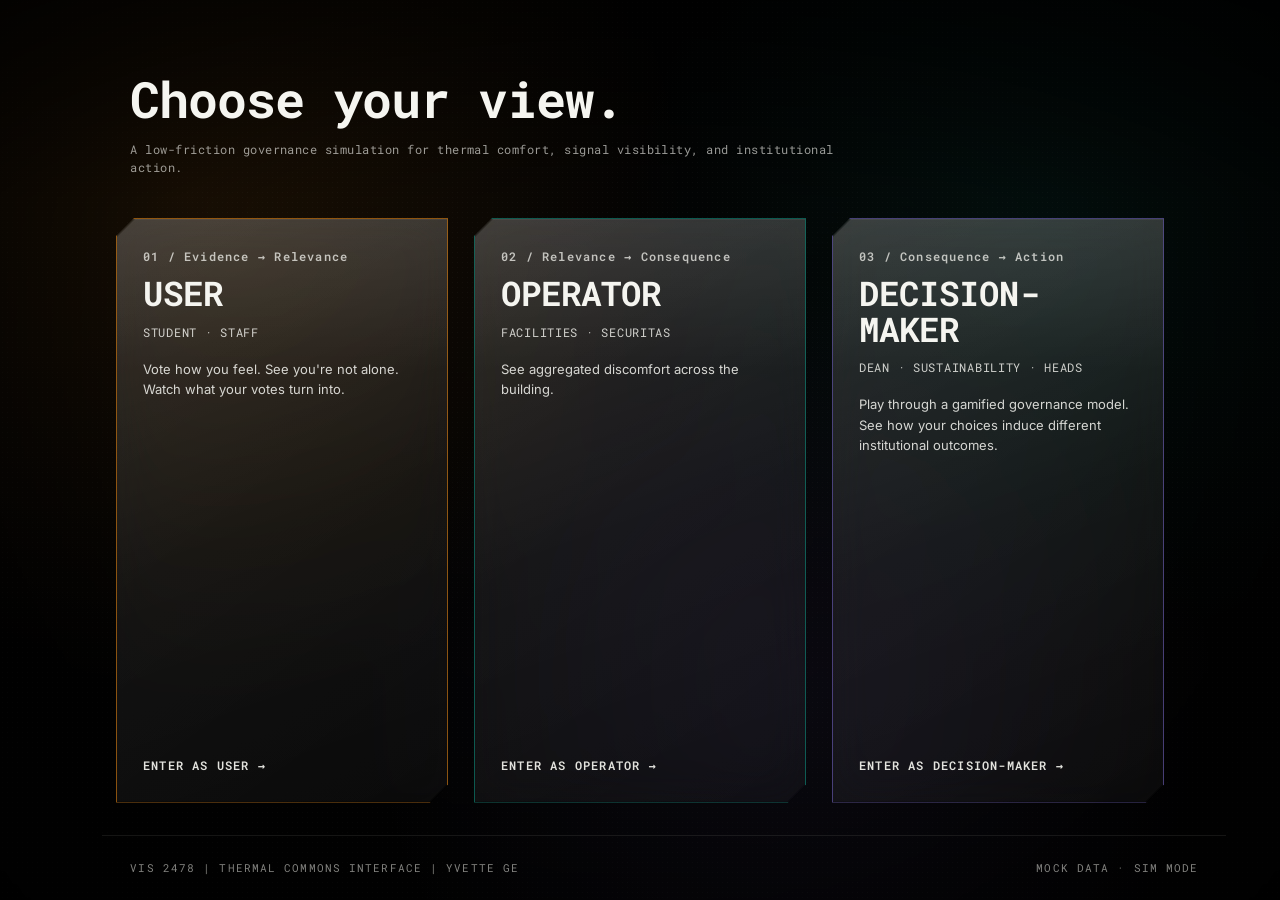
<file: index.html>
<!DOCTYPE html>
<html lang="en">
<head>
<meta charset="UTF-8">
<meta name="viewport" content="width=device-width, initial-scale=1.0">
<title>Gund Thermal Commons</title>
<link rel="stylesheet" href="shared.css">
</head>
<body>

<div class="landing">
  <div class="landing-prism" aria-hidden="true">
    <div id="index-prism" class="prism-host"></div>
    <div class="landing-noise"></div>
    <div class="landing-vignette"></div>
  </div>

  <div class="landing-hero">
    <h1>Choose your <span class="accent">view</span>.</h1>
    <div class="tag">A low-friction governance simulation for thermal comfort, signal visibility, and institutional action.</div>
  </div>

  <div class="entries">

    <a class="entry user" href="user.html">
      <div>
        <div class="num">01 / Evidence → Relevance</div>
        <h2>USER</h2>
        <div class="role-desc">Student · Staff</div>
        <p class="body-desc">
          Vote how you feel. See you're not alone. Watch what your votes turn into.
        </p>
      </div>
      <div class="arrow-cta">Enter as User →</div>
    </a>

    <a class="entry operator" href="operator.html">
      <div>
        <div class="num">02 / Relevance → Consequence</div>
        <h2>OPERATOR</h2>
        <div class="role-desc">Facilities · Securitas</div>
        <p class="body-desc">
          See aggregated discomfort across the building.
        </p>
      </div>
      <div class="arrow-cta">Enter as Operator →</div>
    </a>

    <a class="entry decision" href="decision.html">
      <div>
        <div class="num">03 / Consequence → Action</div>
        <h2>DECISION-MAKER</h2>
        <div class="role-desc">Dean · Sustainability · Heads</div>
        <p class="body-desc">
          Play through a gamified governance model. See how your choices induce different institutional outcomes.
        </p>
      </div>
      <div class="arrow-cta">Enter as Decision-Maker →</div>
    </a>

  </div>

  <div class="landing-foot">
    <div>VIS 2478 | Thermal Commons Interface | Yvette Ge</div>
    <div>Mock data · Sim mode</div>
  </div>

</div>

<script src="https://cdn.jsdelivr.net/npm/gsap@3.12.5/dist/gsap.min.js"></script>
<script src="shared.js"></script>
<script type="module">
import { mountPrismField } from './prism.js';

mountPrismField(document.getElementById('index-prism'), {
  animationType: 'rotate',
  timeScale: 0.78,
  height: 3.5,
  baseWidth: 5.5,
  scale: 4.1,
  hueShift: -0.5416,
  colorFrequency: 1,
  noise: 0.35,
  glow: 1,
  bloom: 1,
  saturation: 0.86
});
</script>

</body>
</html>
</file>
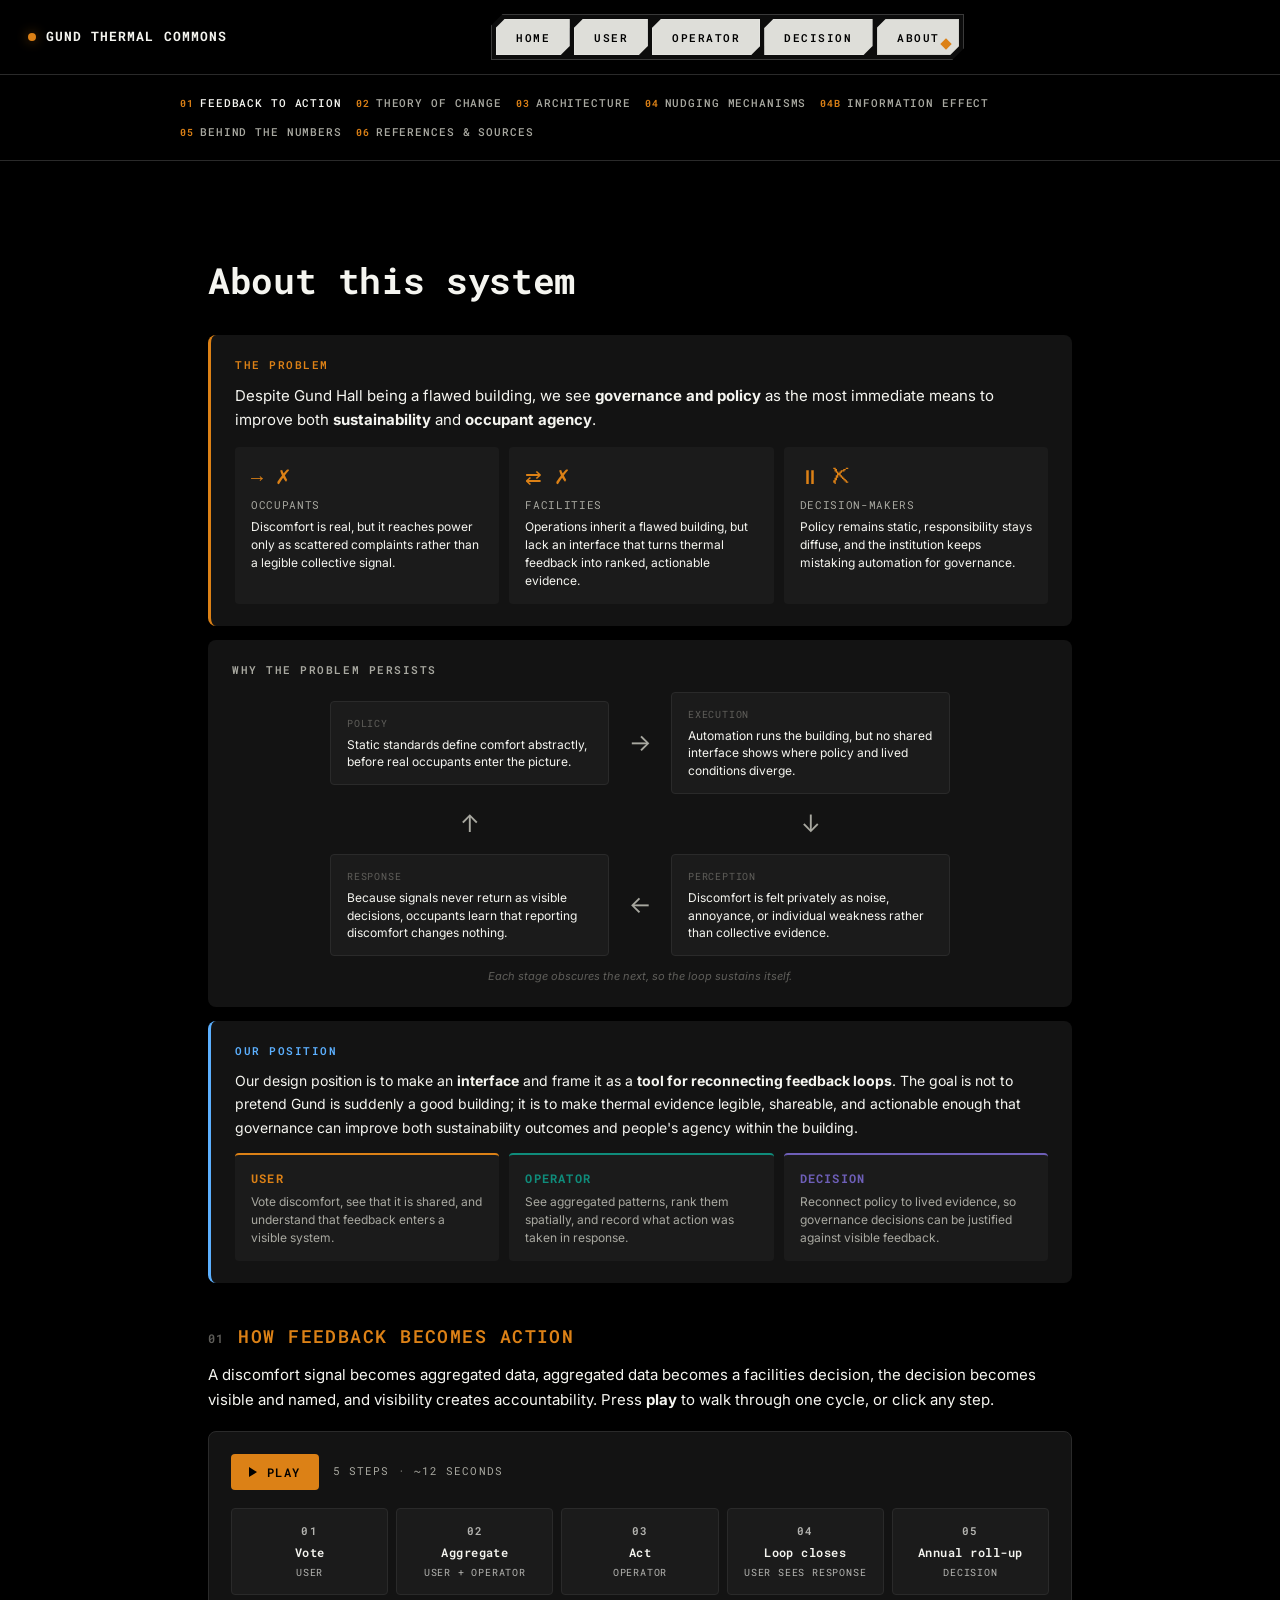
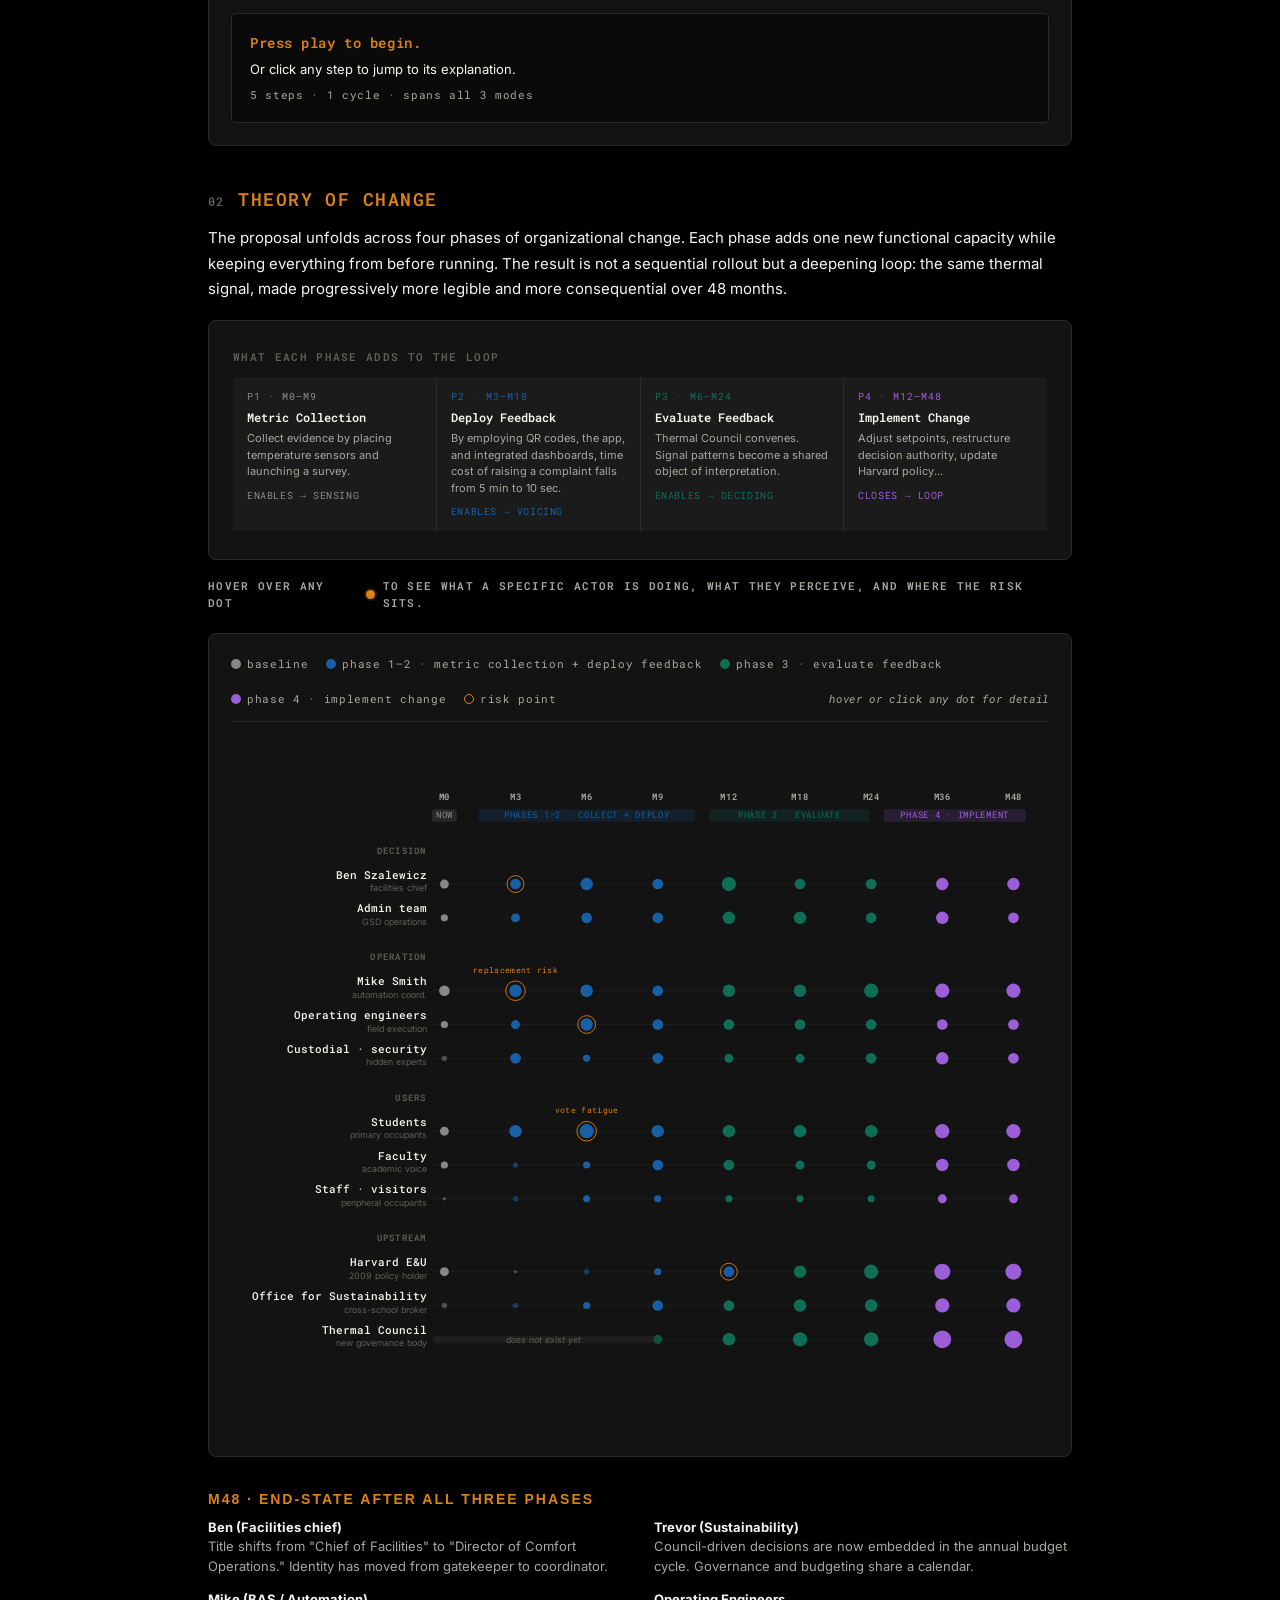
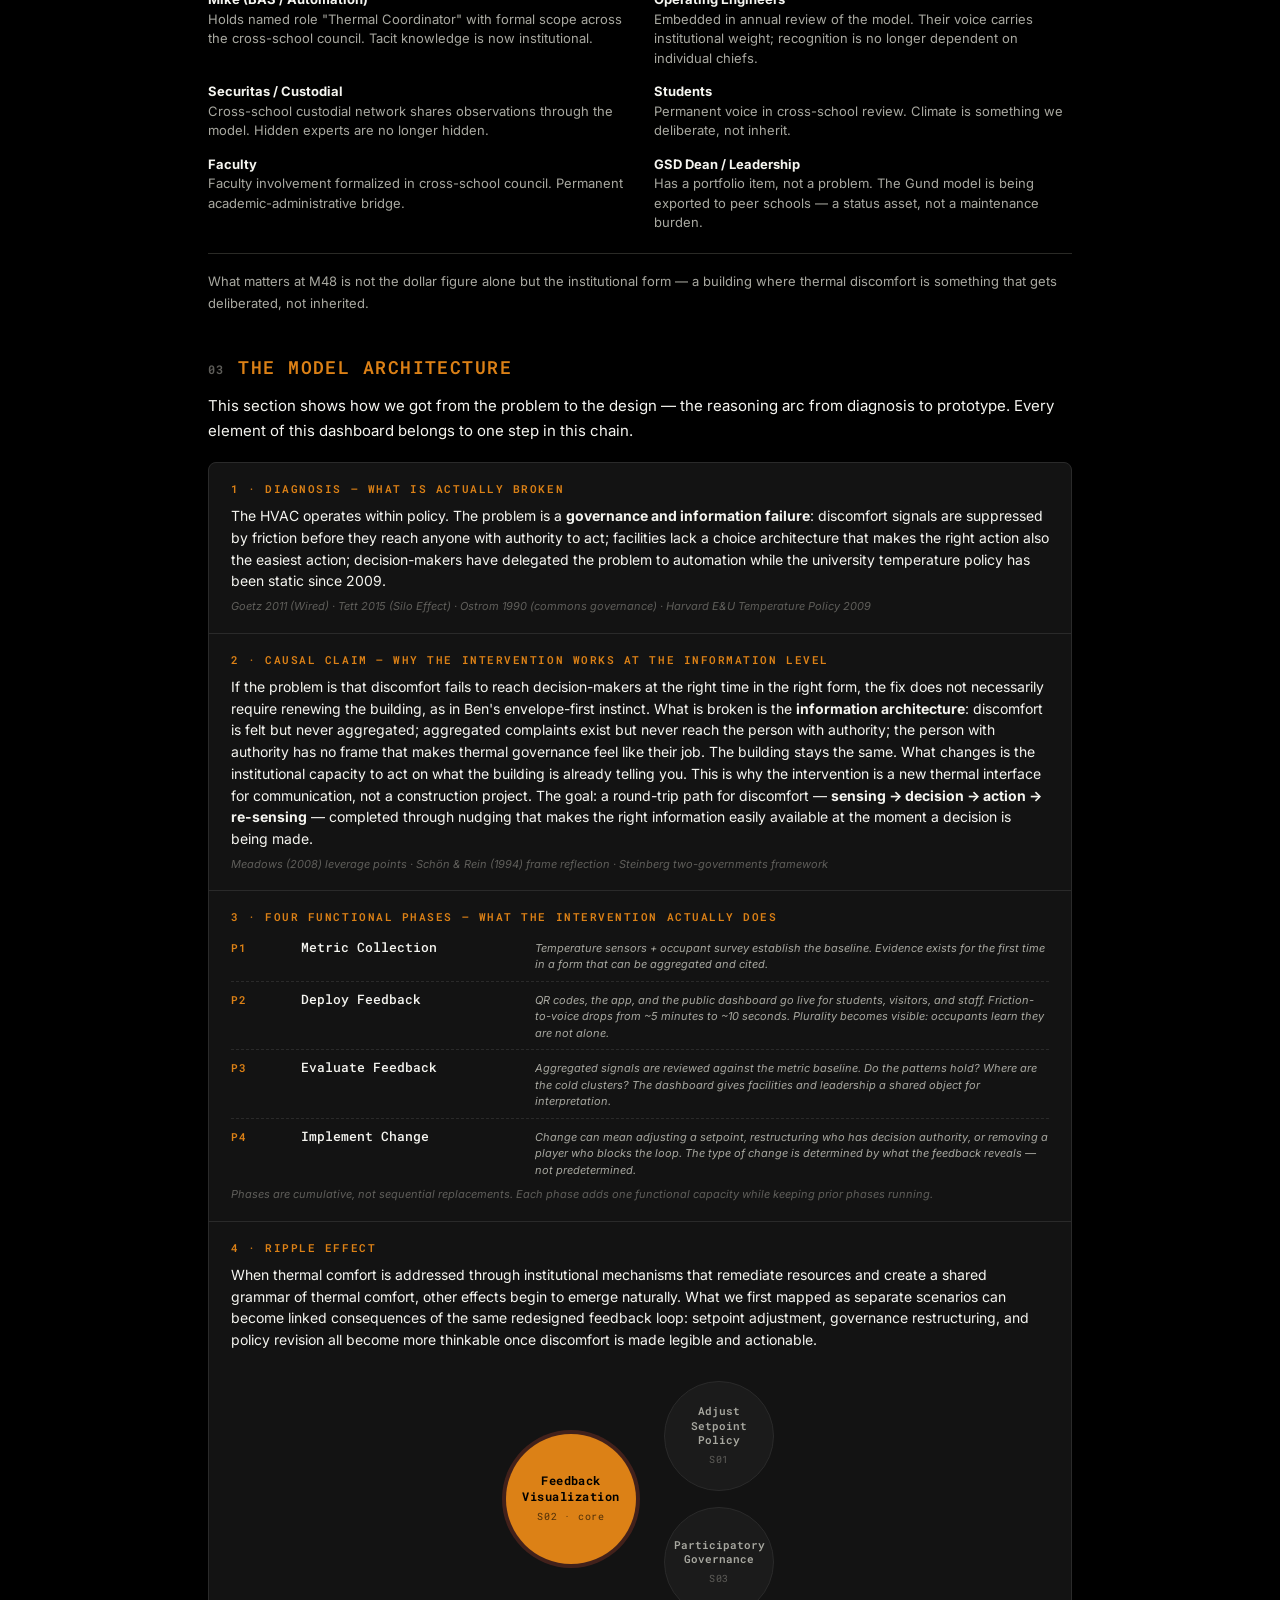
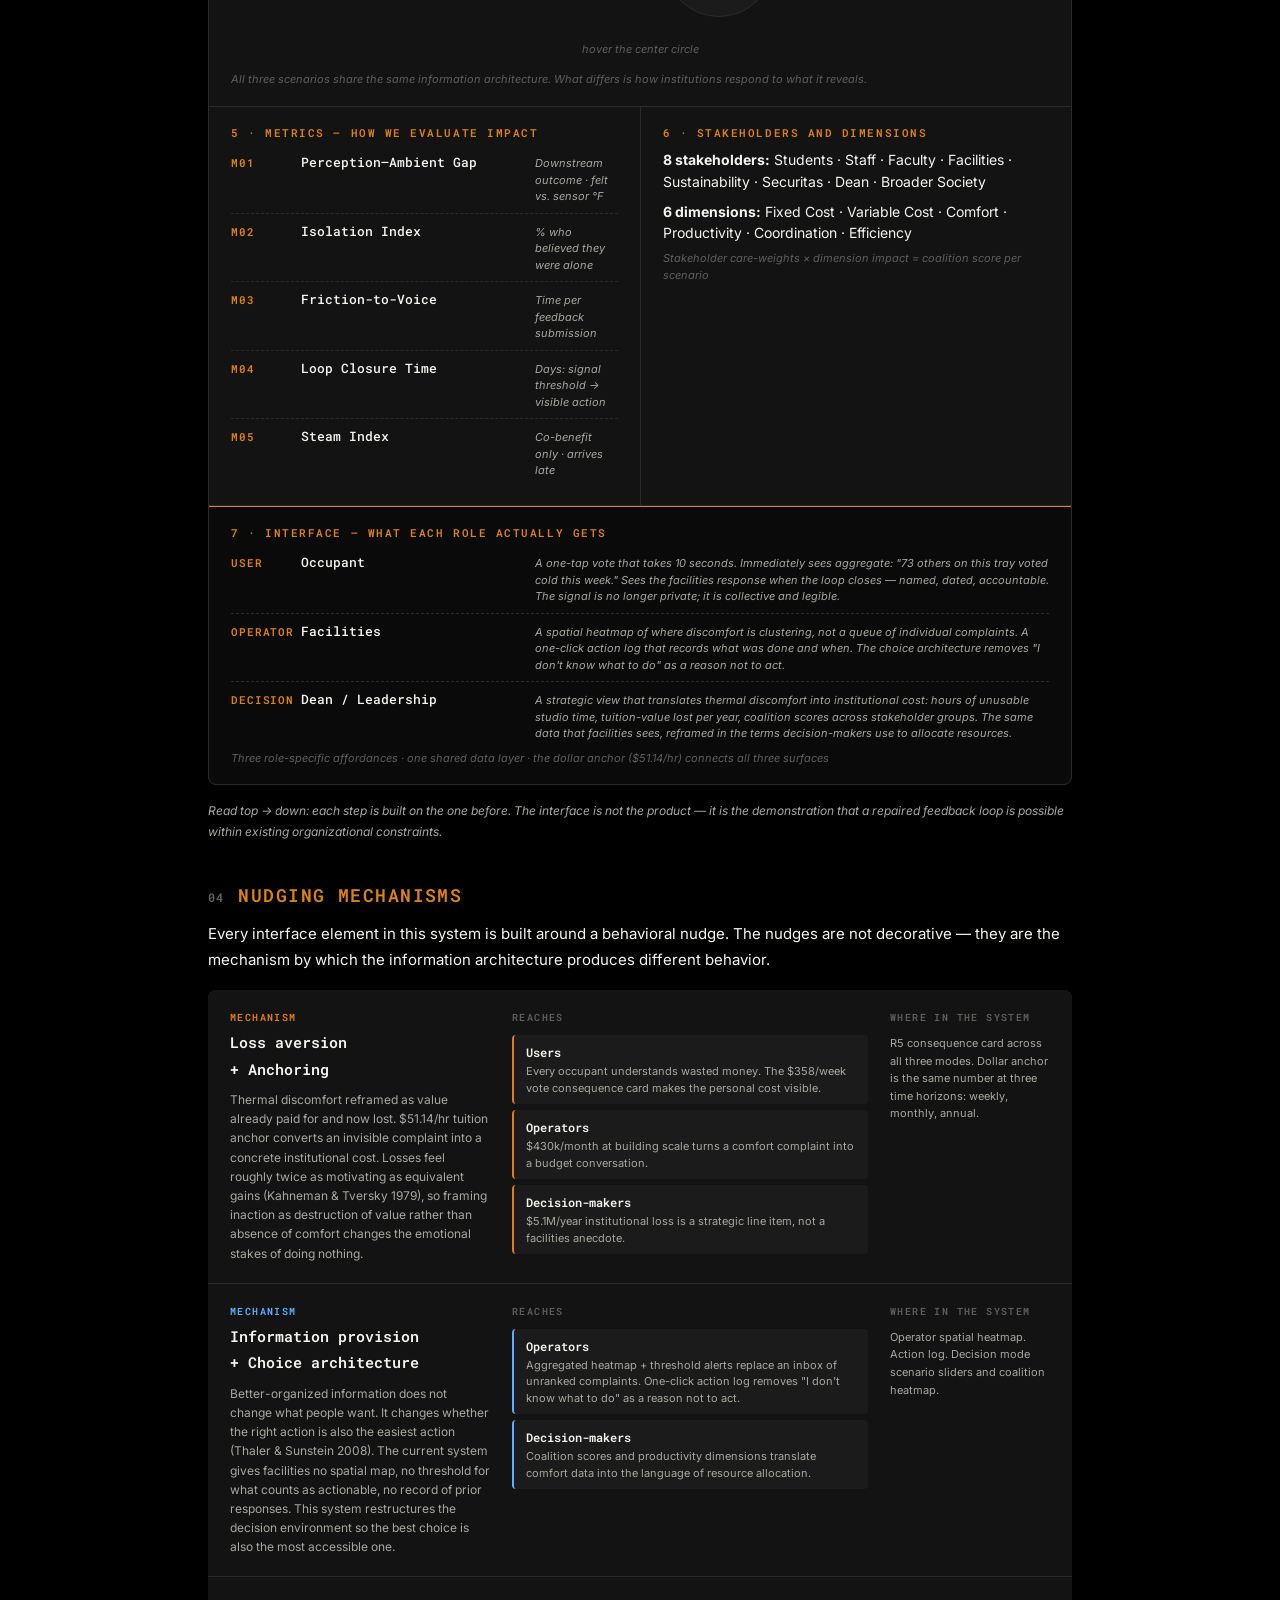
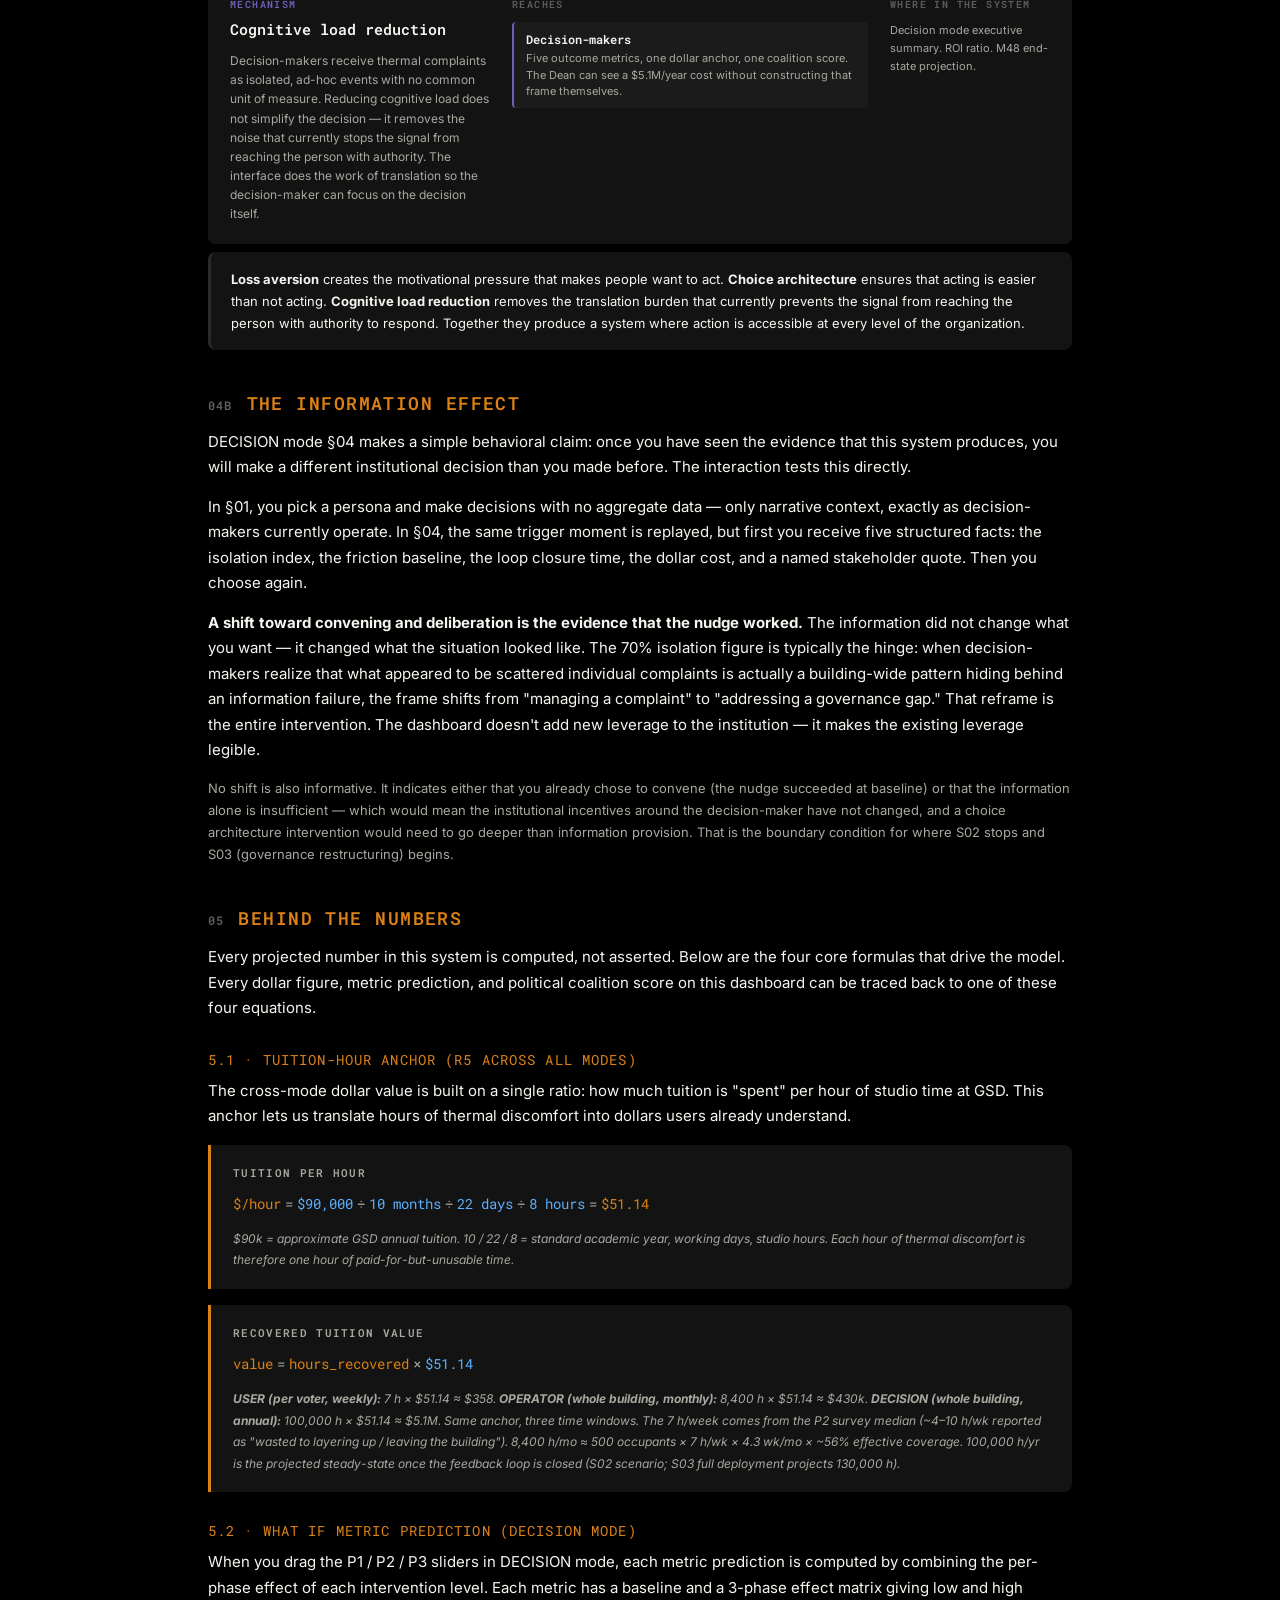
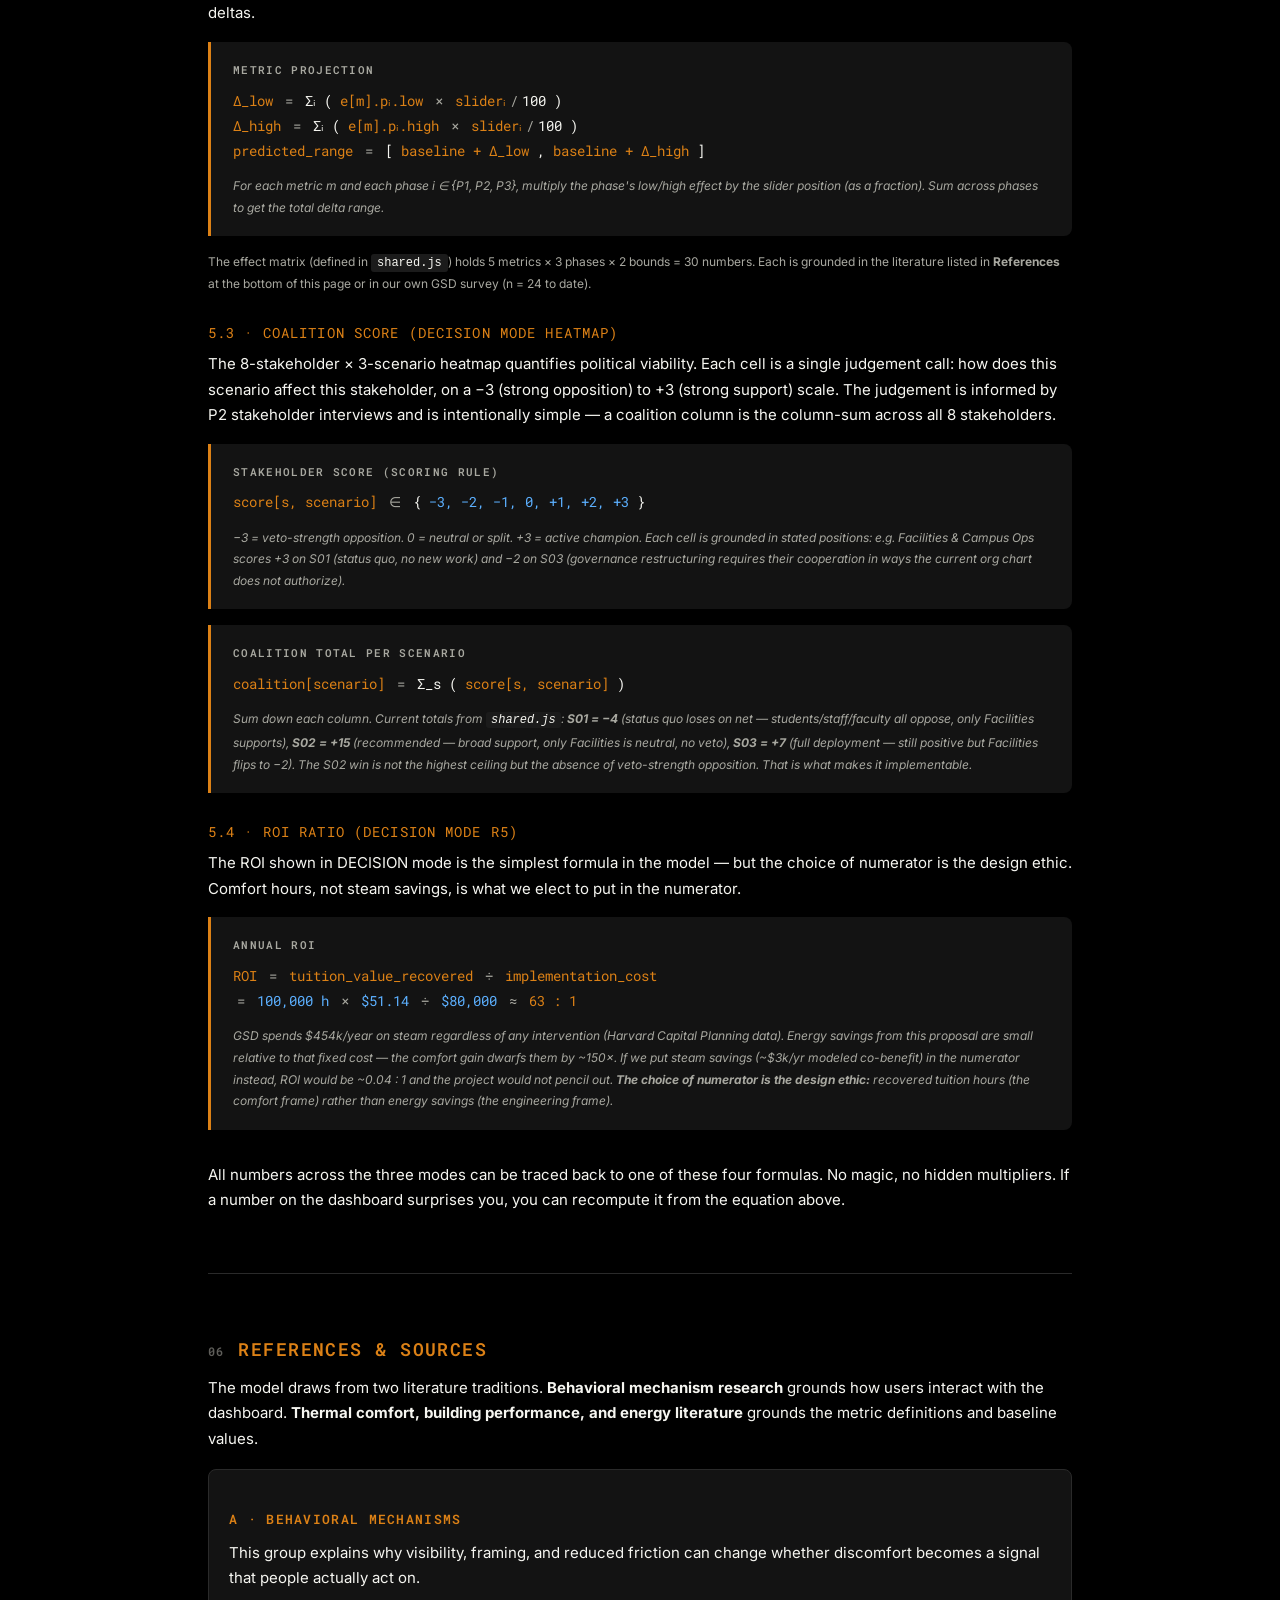
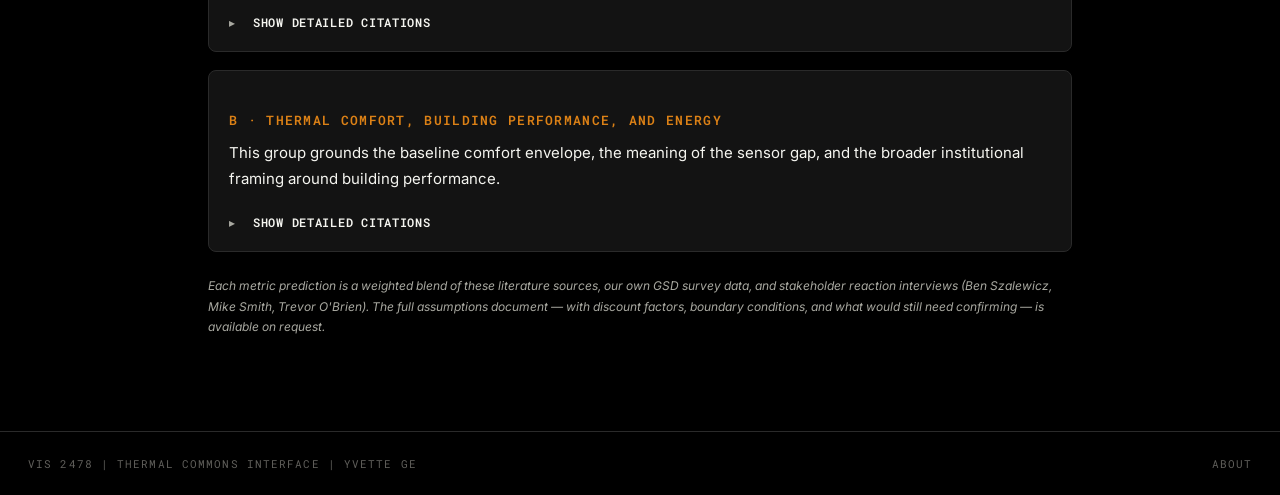
<file: about.html>
<!DOCTYPE html>
<html lang="en">
<head>
<meta charset="UTF-8">
<meta name="viewport" content="width=device-width, initial-scale=1.0">
<title>About · Gund Thermal Commons</title>
<link rel="stylesheet" href="shared.css">
<style>
/* ------- about page additions ------- */
.about-body { max-width: 920px; }

.about-body h2 {
  display: flex;
  align-items: baseline;
  gap: 14px;
}
.about-body h2 .num {
  font-family: var(--font-display);
  font-weight: 600;
  font-size: 12px;
  color: var(--text-low);
  letter-spacing: 0.10em;
}

/* ----- play-flow (How votes turn into action) ----- */
.flow-stage {
  background: var(--surface-1);
  border: 1px solid var(--line);
  border-radius: var(--r-md);
  padding: 22px;
  margin: 18px 0 8px;
}
.flow-controls {
  display: flex;
  align-items: center;
  gap: 14px;
  margin-bottom: 18px;
}
.flow-play {
  display: inline-flex;
  align-items: center;
  gap: 10px;
  padding: 10px 18px;
  background: var(--brand-orange);
  color: #000;
  font-family: var(--font-h);
  font-weight: 600;
  font-size: 12px;
  letter-spacing: 0.12em;
  text-transform: uppercase;
  border: none;
  border-radius: var(--r-sm);
  cursor: pointer;
}
.flow-play:hover { filter: brightness(1.1); }
.flow-play .triangle {
  width: 0; height: 0;
  border-left: 8px solid #000;
  border-top: 5px solid transparent;
  border-bottom: 5px solid transparent;
}
.flow-progress {
  flex: 1;
  font-family: var(--font-h);
  font-size: 11px;
  color: var(--text-mid);
  letter-spacing: 0.10em;
  text-transform: uppercase;
}
.flow-steps {
  display: grid;
  grid-template-columns: repeat(5, 1fr);
  gap: 8px;
  margin-bottom: 18px;
}
.flow-step {
  position: relative;
  padding: 14px 10px;
  background: var(--surface-2);
  border: 1px solid var(--line);
  border-radius: var(--r-sm);
  text-align: center;
  cursor: pointer;
  transition: background 0.4s, border-color 0.4s, transform 0.4s, color 0.4s;
}
.flow-step:hover { border-color: var(--text-mid); }
.flow-step.active {
  background: var(--brand-orange);
  border-color: var(--brand-orange);
  color: #000;
  transform: translateY(-3px);
}
.flow-step .stepnum {
  font-family: var(--font-display);
  font-size: 11px;
  font-weight: 600;
  letter-spacing: 0.10em;
  opacity: 0.7;
  margin-bottom: 4px;
}
.flow-step .steplabel {
  font-family: var(--font-h);
  font-weight: 600;
  font-size: 12px;
  letter-spacing: 0.04em;
}
.flow-step .stepmode {
  margin-top: 4px;
  font-size: 10px;
  font-family: var(--font-h);
  letter-spacing: 0.08em;
  text-transform: uppercase;
  opacity: 0.7;
}
.flow-detail {
  background: var(--surface-0);
  padding: 18px;
  border-radius: var(--r-sm);
  border: 1px solid var(--line);
  min-height: 110px;
}
.flow-detail .what {
  font-family: var(--font-h);
  font-weight: 600;
  font-size: 14px;
  color: var(--brand-orange);
  letter-spacing: 0.04em;
  margin-bottom: 6px;
}
.flow-detail .desc {
  font-size: 13px;
  color: var(--text-hi);
  line-height: 1.55;
  margin-bottom: 8px;
}
.flow-detail .meta {
  font-family: var(--font-h);
  font-size: 11px;
  color: var(--text-mid);
  letter-spacing: 0.06em;
}

/* ----- mechanisms diagram ----- */
.mech-diagram {
  background: var(--surface-1);
  border: 1px solid var(--line);
  border-radius: var(--r-md);
  padding: 24px;
  margin: 18px 0 8px;
  overflow-x: auto;
}
.mech-diagram svg { width: 100%; min-width: 720px; height: auto; display: block; }

/* ----- formula blocks ----- */
.formula {
  background: var(--surface-1);
  border-left: 3px solid var(--brand-orange);
  padding: 18px 22px;
  margin: 16px 0;
  font-family: var(--font-display);
  font-size: 14px;
  line-height: 1.8;
  color: var(--text-hi);
  border-radius: 0 var(--r-md) var(--r-md) 0;
  overflow-x: auto;
}
.formula .var       { color: var(--brand-orange); }
.formula .op        { color: var(--text-mid); margin: 0 4px; }
.formula .const     { color: #5CB0FF; }
.formula .label     {
  display: block;
  margin-bottom: 8px;
  font-family: var(--font-h);
  font-size: 11px;
  font-weight: 600;
  letter-spacing: 0.12em;
  text-transform: uppercase;
  color: var(--text-mid);
}
.formula .comment {
  display: block;
  margin-top: 12px;
  font-family: var(--font-body);
  font-size: 12px;
  color: var(--text-mid);
  font-style: italic;
}

.subhead {
  font-family: var(--font-h);
  color: var(--brand-orange);
  letter-spacing: 0.08em;
  text-transform: uppercase;
  font-size: 14px;
  margin-top: 28px;
  margin-bottom: 8px;
}

/* ----- model architecture (re-styled to match project design system) ----- */
.arch-diagram {
  display: flex;
  flex-direction: column;
  gap: 1px;
  margin: 18px 0 8px;
  background: var(--line);
  border: 1px solid var(--line);
  border-radius: var(--r-md);
  overflow: hidden;
}
.arch-layer {
  background: var(--surface-1);
  padding: 18px 22px;
  position: relative;
  transition: background 0.2s;
}
.arch-layer:hover {
  background: var(--surface-2);
}
.arch-layer.arch-final {
  background: #0a0a0a;
  border-top: 1px solid var(--brand-orange);
}
.arch-layer.arch-final:hover {
  background: #111;
}
.arch-layer .arch-title {
  font-family: var(--font-h);
  font-weight: 600;
  font-size: 11px;
  letter-spacing: 0.14em;
  text-transform: uppercase;
  color: var(--brand-orange);
  margin-bottom: 8px;
}
.arch-layer.arch-final .arch-title {
  color: var(--brand-orange);
}
.arch-layer .arch-content {
  font-family: var(--font-body);
  font-weight: 400;
  font-size: 14px;
  letter-spacing: 0;
  line-height: 1.55;
  color: var(--text-hi);
  margin-bottom: 6px;
}
.arch-layer .arch-source {
  font-family: var(--font-body);
  font-size: 11px;
  font-style: italic;
  color: var(--text-low);
  line-height: 1.5;
}
.arch-layer .arch-list {
  display: flex;
  flex-direction: column;
  gap: 0;
  margin-top: 4px;
}
.arch-layer .arch-list-row {
  display: grid;
  grid-template-columns: 56px 220px 1fr;
  gap: 14px;
  align-items: baseline;
  font-size: 13px;
  line-height: 1.45;
  padding: 8px 0;
  border-top: 1px dashed var(--line);
}
.arch-layer .arch-list-row:first-child { border-top: none; padding-top: 4px; }
.arch-layer .arch-list-row .arch-tag {
  font-family: var(--font-display);
  font-weight: 600;
  font-size: 11px;
  letter-spacing: 0.08em;
  color: var(--brand-orange);
}
.arch-layer .arch-list-row .arch-name {
  font-family: var(--font-h);
  font-weight: 500;
  color: var(--text-hi);
}
.arch-layer .arch-list-row .arch-detail {
  font-size: 11px;
  font-style: italic;
  color: var(--text-mid);
  line-height: 1.5;
}
.arch-row-pair {
  display: grid;
  grid-template-columns: 1fr 1fr;
  gap: 1px;
  background: var(--line);
}
.arch-half { padding: 18px 22px; }

@media (max-width: 720px) {
  .arch-row-pair { grid-template-columns: 1fr; }
  .arch-layer .arch-list-row { grid-template-columns: 56px 1fr; }
  .arch-layer .arch-list-row .arch-detail { grid-column: 1 / -1; padding-left: 70px; }
}

/* ----- TOC navigation ----- */
.toc-nav {
  position: sticky;
  top: 0;
  z-index: 50;
  background: var(--bg);
  border-bottom: 1px solid var(--line);
  padding: 14px 0;
  margin-bottom: 28px;
}
.toc-list {
  display: flex;
  flex-wrap: wrap;
  gap: 0;
  list-style: none;
  padding: 0;
  margin: 0;
}
.toc-item {
  display: flex;
  align-items: baseline;
  gap: 6px;
  padding: 6px 14px 6px 0;
  margin-right: 14px;
  border-right: 1px solid var(--line);
  font-family: var(--font-h);
  font-size: 11px;
  letter-spacing: 0.08em;
  text-transform: uppercase;
  cursor: pointer;
  color: var(--text-mid);
  transition: color 0.2s;
  text-decoration: none;
}
.toc-item:last-child { border-right: none; margin-right: 0; }
.toc-item:hover { color: var(--brand-orange); }
.toc-item.is-active { color: var(--text-hi); }
.toc-item .toc-num {
  font-family: var(--font-display);
  font-weight: 600;
  font-size: 10px;
  color: var(--brand-orange);
  letter-spacing: 0.10em;
}
.toc-item .toc-label {
  font-weight: 500;
}
@media (max-width: 720px) {
  .toc-list { gap: 4px; }
  .toc-item { padding: 6px 10px 6px 0; margin-right: 8px; font-size: 10px; }
  .toc-item .toc-label { display: none; }
}

/* ----- Theory of Change swimlane (interactive) ----- */
.swim-wrap {
  position: relative;
  background: var(--surface-1);
  border: 1px solid var(--line);
  border-radius: var(--r-md);
  padding: 22px;
  margin: 18px 0 8px;
}
.swim-main {
  display: block;
}
.swim-chart {
  min-width: 0;
}
.swim-legend {
  display: flex;
  flex-wrap: wrap;
  align-items: center;
  gap: 18px;
  margin-bottom: 18px;
  padding-bottom: 14px;
  border-bottom: 1px solid var(--line);
  font-family: var(--font-h);
  font-size: 11px;
  letter-spacing: 0.06em;
  color: var(--text-mid);
}
.swim-legend .lg-item {
  display: inline-flex;
  align-items: center;
  gap: 6px;
}
.swim-legend .lg-dot {
  display: inline-block;
  width: 10px;
  height: 10px;
  border-radius: 50%;
}
.swim-legend .lg-ring {
  display: inline-block;
  width: 10px;
  height: 10px;
  border-radius: 50%;
  border: 1.5px solid var(--brand-orange);
  box-sizing: border-box;
}
.swim-svg {
  width: 100%;
  height: auto;
  display: block;
}
.swim-svg .lane-label-major {
  font-family: var(--font-h);
  font-weight: 500;
  font-size: 12px;
  fill: var(--text-hi);
}
.swim-svg .lane-label-minor {
  font-family: var(--font-body);
  font-size: 10px;
  fill: var(--text-low);
}
.swim-svg .timeline-label {
  font-family: var(--font-display);
  font-weight: 600;
  font-size: 10px;
  letter-spacing: 0.08em;
  fill: var(--text-mid);
}
.swim-svg .phase-label {
  font-family: var(--font-h);
  font-size: 10px;
  letter-spacing: 0.08em;
  text-transform: uppercase;
}
.swim-svg .group-label {
  font-family: var(--font-h);
  font-weight: 600;
  font-size: 10px;
  letter-spacing: 0.14em;
  text-transform: uppercase;
  fill: var(--text-low);
}
.swim-svg .lane-line { stroke: var(--line); stroke-width: 0.5; }
.swim-svg .grid-line { stroke: var(--line); stroke-width: 0.5; stroke-dasharray: 2 4; opacity: 0.5; }
.swim-svg .group-divider { stroke: var(--line); stroke-width: 0.5; opacity: 0.6; }
.swim-svg .swim-dot {
  cursor: pointer;
  transition: r 0.2s, opacity 0.2s;
}
.swim-svg .swim-dot:hover { opacity: 0.85; }
.swim-svg .swim-dot.is-active {
  stroke: var(--brand-orange);
  stroke-width: 2;
}
.swim-svg .risk-ring {
  fill: none;
  stroke: var(--brand-orange);
  stroke-width: 1;
  pointer-events: none;
}
.swim-svg .risk-label {
  font-family: var(--font-h);
  font-size: 9px;
  letter-spacing: 0.04em;
  fill: var(--brand-orange);
}
.swim-svg .does-not-exist {
  fill: var(--line);
  opacity: 0.5;
}
.swim-svg .does-not-exist-label {
  font-family: var(--font-body);
  font-size: 10px;
  font-style: italic;
  fill: var(--text-low);
}
.swim-detail {
  margin-top: 0;
  width: min(360px, calc(100% - 44px));
  padding: 16px 18px;
  background: var(--surface-2);
  border-left: 2px solid var(--brand-orange);
  border-radius: 2px;
  min-height: 100px;
  transition: background 0.2s;
  position: absolute;
  right: 22px;
  top: 92px;
  z-index: 4;
  box-shadow: 0 14px 36px rgba(0, 0, 0, 0.32);
  opacity: 1;
}
.swim-detail.is-empty {
  border-left-color: var(--line);
  opacity: 0;
  pointer-events: none;
}
.swim-detail .sd-head {
  display: flex;
  align-items: baseline;
  gap: 12px;
  margin-bottom: 8px;
  flex-wrap: wrap;
}
.swim-detail .sd-actor {
  font-family: var(--font-h);
  font-weight: 600;
  font-size: 13px;
  color: var(--text-hi);
  letter-spacing: 0.02em;
}
.swim-detail .sd-time {
  font-family: var(--font-display);
  font-weight: 600;
  font-size: 11px;
  letter-spacing: 0.10em;
  color: var(--brand-orange);
}
.swim-detail .sd-phase {
  font-family: var(--font-h);
  font-size: 10px;
  letter-spacing: 0.08em;
  text-transform: uppercase;
  color: var(--text-low);
}
.swim-detail .sd-row {
  display: grid;
  grid-template-columns: 76px 1fr;
  gap: 12px;
  font-size: 12px;
  line-height: 1.55;
  padding: 4px 0;
}
.swim-detail .sd-row .sd-key {
  font-family: var(--font-h);
  font-size: 10px;
  letter-spacing: 0.10em;
  text-transform: uppercase;
  color: var(--text-low);
  padding-top: 1px;
}
.swim-detail .sd-row .sd-val {
  color: var(--text-hi);
}
.swim-detail .sd-row.is-risk .sd-val {
  color: var(--brand-orange);
}
.swim-detail .sd-empty {
  font-size: 12px;
  font-style: italic;
  color: var(--text-low);
}

/* ----- references ----- */
.refs-cluster {
  margin-top: 14px;
}
.refs-cluster h3 {
  font-family: var(--font-h);
  font-weight: 600;
  font-size: 13px;
  color: var(--brand-orange);
  letter-spacing: 0.10em;
  text-transform: uppercase;
  margin: 22px 0 10px;
}
.ref-item {
  padding: 14px 0;
  border-top: 1px solid var(--line);
  display: grid;
  grid-template-columns: 1fr 1.2fr;
  gap: 18px;
  align-items: baseline;
}
.ref-item:first-of-type { border-top: none; padding-top: 4px; }
.ref-item .citation {
  font-size: 13px;
  color: var(--text-hi);
  line-height: 1.5;
}
.ref-item .citation .author { font-weight: 600; }
.ref-item .citation .year { color: var(--text-mid); }
.ref-item .citation .title { color: var(--text-mid); font-style: italic; }
.ref-item .applied {
  font-size: 12px;
  color: var(--text-mid);
  font-family: var(--font-body);
  letter-spacing: 0;
  line-height: 1.5;
  padding-left: 14px;
  border-left: 2px solid var(--brand-orange);
}

@media (max-width: 720px) {
  .flow-steps { grid-template-columns: repeat(2, 1fr); }
  .ref-item { grid-template-columns: 1fr; gap: 8px; }
  .ref-item .applied { padding-left: 0; padding-top: 8px; border-left: none; border-top: 2px solid var(--brand-orange); }
}

@media (max-width: 1180px) {
  .swim-detail {
    position: static;
    margin-top: 18px;
    width: 100%;
    box-shadow: none;
    opacity: 1;
  }
  .swim-detail.is-empty { opacity: 1; }
}

/* ----- references section ----- */
.refs-section {
  margin-top: 60px;
  padding-top: 22px;
  border-top: 1px solid var(--line);
}
.refs-group {
  margin-top: 18px;
  padding: 18px 20px;
  background: var(--surface-1);
  border: 1px solid var(--line);
  border-radius: var(--r-md);
}
.refs-group-summary {
  margin: 0 0 10px;
  font-size: 13px;
  line-height: 1.6;
  color: var(--text-mid);
}
.refs-subgroup {
  margin-top: 8px;
}
.refs-subgroup > summary {
  list-style: none;
  cursor: pointer;
  padding: 8px 0 2px;
  display: flex;
  align-items: center;
  gap: 10px;
  font-family: var(--font-h);
  font-size: 11px;
  letter-spacing: 0.08em;
  text-transform: uppercase;
  user-select: none;
  color: var(--text-mid);
  transition: color 0.2s;
}
.refs-subgroup > summary::-webkit-details-marker { display: none; }
.refs-subgroup > summary:hover { color: var(--brand-orange); }
.refs-toggle-icon {
  font-size: 12px;
  color: var(--text-mid);
  transition: transform 0.2s;
  display: inline-block;
  width: 14px;
}
.refs-subgroup[open] .refs-toggle-icon { transform: rotate(90deg); }
.refs-toggle-label {
  font-weight: 600;
  font-size: 12px;
  color: var(--text-hi);
  letter-spacing: 0.06em;
}
</style>
</head>
<body>

<header class="topbar">
  <div class="brand"><span class="dot"></span> Gund Thermal Commons</div>
  <div class="center" id="mode-switch-mount"></div>
  <div class="right"></div>
</header>

<nav class="toc-nav" aria-label="Section navigation">
  <div class="about-body" style="padding: 0;">
    <ul class="toc-list">
      <li><a class="toc-item" href="#sec-01"><span class="toc-num">01</span><span class="toc-label">Feedback to action</span></a></li>
      <li><a class="toc-item" href="#sec-02"><span class="toc-num">02</span><span class="toc-label">Theory of change</span></a></li>
      <li><a class="toc-item" href="#sec-03"><span class="toc-num">03</span><span class="toc-label">Architecture</span></a></li>
      <li><a class="toc-item" href="#sec-04"><span class="toc-num">04</span><span class="toc-label">Nudging mechanisms</span></a></li>
      <li><a class="toc-item" href="#sec-04b"><span class="toc-num">04b</span><span class="toc-label">Information effect</span></a></li>
      <li><a class="toc-item" href="#sec-05"><span class="toc-num">05</span><span class="toc-label">Behind the numbers</span></a></li>
      <li><a class="toc-item" href="#sec-06"><span class="toc-num">06</span><span class="toc-label">References &amp; sources</span></a></li>
    </ul>
  </div>
</nav>

<div class="about-body">

  <h1>About this system</h1>

  <!-- BLOCK A: Diagnosis -->
  <div style="margin: 28px 0 0; padding: 22px 24px; background: var(--surface-1); border-radius: var(--r-md); border-left: 3px solid var(--brand-orange);">
    <div style="font-family: var(--font-h); font-size: 11px; font-weight: 600; letter-spacing: 0.14em; text-transform: uppercase; color: var(--brand-orange); margin-bottom: 10px;">The Problem</div>
    <p style="margin: 0 0 14px; font-size: 15px; line-height: 1.65; color: var(--text-hi);">
      Despite Gund Hall being a flawed building, we see <strong>governance and policy</strong> as the most immediate means to improve both <strong>sustainability</strong> and <strong>occupant agency</strong>.
    </p>
    <div style="display: grid; grid-template-columns: 1fr 1fr 1fr; gap: 10px; margin-top: 14px;">
      <div style="background: var(--surface-2); padding: 14px 16px; border-radius: var(--r-sm);">
        <div style="font-family: var(--font-display); font-size: 20px; color: var(--brand-orange); margin-bottom: 6px;">→ ✗</div>
        <div style="font-family: var(--font-h); font-size: 11px; letter-spacing: 0.06em; color: var(--text-mid); margin-bottom: 4px; text-transform: uppercase;">Occupants</div>
        <div style="font-size: 12px; color: var(--text-hi); line-height: 1.5;">Discomfort is real, but it reaches power only as scattered complaints rather than a legible collective signal.</div>
      </div>
      <div style="background: var(--surface-2); padding: 14px 16px; border-radius: var(--r-sm);">
        <div style="font-family: var(--font-display); font-size: 20px; color: var(--brand-orange); margin-bottom: 6px;">⇄ ✗</div>
        <div style="font-family: var(--font-h); font-size: 11px; letter-spacing: 0.06em; color: var(--text-mid); margin-bottom: 4px; text-transform: uppercase;">Facilities</div>
        <div style="font-size: 12px; color: var(--text-hi); line-height: 1.5;">Operations inherit a flawed building, but lack an interface that turns thermal feedback into ranked, actionable evidence.</div>
      </div>
      <div style="background: var(--surface-2); padding: 14px 16px; border-radius: var(--r-sm);">
        <div style="font-family: var(--font-display); font-size: 20px; color: var(--brand-orange); margin-bottom: 6px;">⏸ ✗</div>
        <div style="font-family: var(--font-h); font-size: 11px; letter-spacing: 0.06em; color: var(--text-mid); margin-bottom: 4px; text-transform: uppercase;">Decision-Makers</div>
        <div style="font-size: 12px; color: var(--text-hi); line-height: 1.5;">Policy remains static, responsibility stays diffuse, and the institution keeps mistaking automation for governance.</div>
      </div>
    </div>
  </div>

  <!-- BLOCK B: Invisible Loop Diagram -->
  <div style="margin: 14px 0 0; padding: 22px 24px; background: var(--surface-1); border-radius: var(--r-md);">
    <div style="font-family: var(--font-h); font-size: 11px; font-weight: 600; letter-spacing: 0.14em; text-transform: uppercase; color: var(--text-mid); margin-bottom: 14px;">Why the problem persists</div>
    <div style="display:grid; grid-template-columns: 1fr 42px 1fr; gap: 12px 10px; align-items:center; max-width: 620px; margin: 0 auto;">
      <div style="padding: 14px 16px; min-height: 84px; background: var(--surface-2); border: 1px solid var(--line); border-radius: var(--r-sm); display:flex; flex-direction:column; justify-content:center;">
        <div style="font-family: var(--font-display); font-size: 10px; letter-spacing: 0.08em; color: var(--text-low); margin-bottom: 5px;">POLICY</div>
        <div style="font-size: 12px; color: var(--text-hi); line-height: 1.45;">Static standards define comfort abstractly, before real occupants enter the picture.</div>
      </div>
      <div style="text-align:center; font-size: 24px; color: var(--text-mid);">→</div>
      <div style="padding: 14px 16px; min-height: 84px; background: var(--surface-2); border: 1px solid var(--line); border-radius: var(--r-sm); display:flex; flex-direction:column; justify-content:center;">
        <div style="font-family: var(--font-display); font-size: 10px; letter-spacing: 0.08em; color: var(--text-low); margin-bottom: 5px;">EXECUTION</div>
        <div style="font-size: 12px; color: var(--text-hi); line-height: 1.45;">Automation runs the building, but no shared interface shows where policy and lived conditions diverge.</div>
      </div>

      <div style="text-align:center; font-size: 24px; color: var(--text-mid);">↑</div>
      <div></div>
      <div style="text-align:center; font-size: 24px; color: var(--text-mid);">↓</div>

      <div style="padding: 14px 16px; min-height: 84px; background: var(--surface-2); border: 1px solid var(--line); border-radius: var(--r-sm); display:flex; flex-direction:column; justify-content:center;">
        <div style="font-family: var(--font-display); font-size: 10px; letter-spacing: 0.08em; color: var(--text-low); margin-bottom: 5px;">RESPONSE</div>
        <div style="font-size: 12px; color: var(--text-hi); line-height: 1.45;">Because signals never return as visible decisions, occupants learn that reporting discomfort changes nothing.</div>
      </div>
      <div style="text-align:center; font-size: 24px; color: var(--text-mid);">←</div>
      <div style="padding: 14px 16px; min-height: 84px; background: var(--surface-2); border: 1px solid var(--line); border-radius: var(--r-sm); display:flex; flex-direction:column; justify-content:center;">
        <div style="font-family: var(--font-display); font-size: 10px; letter-spacing: 0.08em; color: var(--text-low); margin-bottom: 5px;">PERCEPTION</div>
        <div style="font-size: 12px; color: var(--text-hi); line-height: 1.45;">Discomfort is felt privately as noise, annoyance, or individual weakness rather than collective evidence.</div>
      </div>
    </div>
    <div style="font-size: 11px; color: var(--text-low); font-style: italic; text-align: center; margin-top: 12px;">Each stage obscures the next, so the loop sustains itself.</div>
  </div>

  <!-- BLOCK C: The Response -->
  <div style="margin: 14px 0 28px; padding: 22px 24px; background: var(--surface-1); border-radius: var(--r-md); border-left: 3px solid #5CB0FF;">
    <div style="font-family: var(--font-h); font-size: 11px; font-weight: 600; letter-spacing: 0.14em; text-transform: uppercase; color: #5CB0FF; margin-bottom: 10px;">Our Position</div>
    <p style="margin: 0 0 14px; font-size: 14px; line-height: 1.65; color: var(--text-hi);">
      Our design position is to make an <strong>interface</strong> and frame it as a <strong>tool for reconnecting feedback loops</strong>. The goal is not to pretend Gund is suddenly a good building; it is to make thermal evidence legible, shareable, and actionable enough that governance can improve both sustainability outcomes and people's agency within the building.
    </p>
    <div style="display: grid; grid-template-columns: 1fr 1fr 1fr; gap: 10px;">
      <div style="background: var(--surface-2); padding: 14px 16px; border-radius: var(--r-sm); border-top: 2px solid var(--brand-orange);">
        <div style="font-family: var(--font-h); font-size: 12px; font-weight: 700; letter-spacing: 0.10em; color: var(--brand-orange); margin-bottom: 6px;">USER</div>
        <div style="font-size: 12px; color: var(--text-mid); line-height: 1.5;">Vote discomfort, see that it is shared, and understand that feedback enters a visible system.</div>
      </div>
      <div style="background: var(--surface-2); padding: 14px 16px; border-radius: var(--r-sm); border-top: 2px solid var(--op-accent);">
        <div style="font-family: var(--font-h); font-size: 12px; font-weight: 700; letter-spacing: 0.10em; color: var(--op-accent); margin-bottom: 6px;">OPERATOR</div>
        <div style="font-size: 12px; color: var(--text-mid); line-height: 1.5;">See aggregated patterns, rank them spatially, and record what action was taken in response.</div>
      </div>
      <div style="background: var(--surface-2); padding: 14px 16px; border-radius: var(--r-sm); border-top: 2px solid var(--dec-accent-2);">
        <div style="font-family: var(--font-h); font-size: 12px; font-weight: 700; letter-spacing: 0.10em; color: var(--dec-accent-2); margin-bottom: 6px;">DECISION</div>
        <div style="font-size: 12px; color: var(--text-mid); line-height: 1.5;">Reconnect policy to lived evidence, so governance decisions can be justified against visible feedback.</div>
      </div>
    </div>
  </div>

  <!-- ============================================================
       § 1 How feedback becomes action  (interactive)
       ============================================================ -->
  <h2 id="sec-01"><span class="num">01</span>How feedback becomes action</h2>
  <p>
    A discomfort signal becomes aggregated data, aggregated data becomes a facilities decision, the decision becomes visible and named, and visibility creates accountability. Press <strong>play</strong> to walk through one cycle, or click any step.
  </p>

  <div class="flow-stage">
    <div class="flow-controls">
      <button class="flow-play" id="flow-play"><span class="triangle"></span>Play</button>
      <div class="flow-progress" id="flow-progress">5 steps · ~12 seconds</div>
    </div>

    <div class="flow-steps" id="flow-steps">
      <div class="flow-step" data-step="0">
        <div class="stepnum">01</div>
        <div class="steplabel">Vote</div>
        <div class="stepmode">USER</div>
      </div>
      <div class="flow-step" data-step="1">
        <div class="stepnum">02</div>
        <div class="steplabel">Aggregate</div>
        <div class="stepmode">USER + OPERATOR</div>
      </div>
      <div class="flow-step" data-step="2">
        <div class="stepnum">03</div>
        <div class="steplabel">Act</div>
        <div class="stepmode">OPERATOR</div>
      </div>
      <div class="flow-step" data-step="3">
        <div class="stepnum">04</div>
        <div class="steplabel">Loop closes</div>
        <div class="stepmode">USER sees response</div>
      </div>
      <div class="flow-step" data-step="4">
        <div class="stepnum">05</div>
        <div class="steplabel">Annual roll-up</div>
        <div class="stepmode">DECISION</div>
      </div>
    </div>

    <div class="flow-detail" id="flow-detail">
      <div class="what">Press play to begin.</div>
      <div class="desc">Or click any step to jump to its explanation.</div>
      <div class="meta">5 steps · 1 cycle · spans all 3 modes</div>
    </div>
  </div>

  <!-- ============================================================
       § 2 Theory of change
       ============================================================ -->
  <h2 id="sec-02"><span class="num">02</span>Theory of change</h2>
  <p>
    The proposal unfolds across four phases of organizational change. Each phase adds one new functional capacity while keeping everything from before running. The result is not a sequential rollout but a deepening loop: the same thermal signal, made progressively more legible and more consequential over 48 months.
  </p>

  <!-- Theory of Change diagram -->
  <div style="background: var(--surface-1); border: 1px solid var(--line); border-radius: var(--r-md); padding: 28px 24px; margin: 18px 0;">

    <!-- What each phase adds -->
    <div style="padding-top: 0;">
      <div style="font-family: var(--font-h); font-size: 11px; font-weight: 600; letter-spacing: 0.12em; text-transform: uppercase; color: var(--text-low); margin-bottom: 12px;">What each phase adds to the loop</div>
      <div style="display: grid; grid-template-columns: repeat(4, 1fr); gap: 1px; background: var(--line); border-radius: var(--r-sm); overflow: hidden;">

        <div style="background: var(--surface-2); padding: 12px 14px;">
          <div style="font-family: var(--font-display); font-size: 10px; letter-spacing: 0.10em; color: #888; margin-bottom: 4px;">P1 · M0–M9</div>
          <div style="font-family: var(--font-h); font-weight: 600; font-size: 12px; color: var(--text-hi); margin-bottom: 4px;">Metric Collection</div>
          <div style="font-size: 11px; color: var(--text-mid); line-height: 1.5;">Collect evidence by placing temperature sensors and launching a survey.</div>
          <div style="margin-top: 8px; font-family: var(--font-display); font-size: 10px; letter-spacing: 0.06em; color: #888; text-transform: uppercase;">Enables → Sensing</div>
        </div>

        <div style="background: var(--surface-2); padding: 12px 14px;">
          <div style="font-family: var(--font-display); font-size: 10px; letter-spacing: 0.10em; color: #185FA5; margin-bottom: 4px;">P2 · M3–M18</div>
          <div style="font-family: var(--font-h); font-weight: 600; font-size: 12px; color: var(--text-hi); margin-bottom: 4px;">Deploy Feedback</div>
          <div style="font-size: 11px; color: var(--text-mid); line-height: 1.5;">By employing QR codes, the app, and integrated dashboards, time cost of raising a complaint falls from 5 min to 10 sec.</div>
          <div style="margin-top: 8px; font-family: var(--font-display); font-size: 10px; letter-spacing: 0.06em; color: #185FA5; text-transform: uppercase;">Enables → Voicing</div>
        </div>

        <div style="background: var(--surface-2); padding: 12px 14px;">
          <div style="font-family: var(--font-display); font-size: 10px; letter-spacing: 0.10em; color: #0F6E56; margin-bottom: 4px;">P3 · M6–M24</div>
          <div style="font-family: var(--font-h); font-weight: 600; font-size: 12px; color: var(--text-hi); margin-bottom: 4px;">Evaluate Feedback</div>
          <div style="font-size: 11px; color: var(--text-mid); line-height: 1.5;">Thermal Council convenes. Signal patterns become a shared object of interpretation.</div>
          <div style="margin-top: 8px; font-family: var(--font-display); font-size: 10px; letter-spacing: 0.06em; color: #0F6E56; text-transform: uppercase;">Enables → Deciding</div>
        </div>

        <div style="background: var(--surface-2); padding: 12px 14px;">
          <div style="font-family: var(--font-display); font-size: 10px; letter-spacing: 0.10em; color: #9C5DD8; margin-bottom: 4px;">P4 · M12–M48</div>
          <div style="font-family: var(--font-h); font-weight: 600; font-size: 12px; color: var(--text-hi); margin-bottom: 4px;">Implement Change</div>
          <div style="font-size: 11px; color: var(--text-mid); line-height: 1.5;">Adjust setpoints, restructure decision authority, update Harvard policy...</div>
          <div style="margin-top: 8px; font-family: var(--font-display); font-size: 10px; letter-spacing: 0.06em; color: #9C5DD8; text-transform: uppercase;">Closes → Loop</div>
        </div>

      </div>
    </div>
  </div>

  <div style="display: flex; align-items: center; gap: 8px; margin-bottom: 22px; font-family: var(--font-h); font-size: 11px; font-weight: 600; letter-spacing: 0.12em; text-transform: uppercase; color: var(--text-mid);">
    Hover over any dot
    <span style="display: inline-block; width: 9px; height: 9px; border-radius: 50%; background: var(--brand-orange); box-shadow: 0 0 0 2px rgba(220, 129, 22, 0.18);"></span>
    to see what a specific actor is doing, what they perceive, and where the risk sits.
  </div>

  <div class="swim-wrap">
    <div class="swim-main">
      <div class="swim-chart">
        <div class="swim-legend">
          <span class="lg-item"><span class="lg-dot" style="background:#888"></span> baseline</span>
          <span class="lg-item"><span class="lg-dot" style="background:#185FA5"></span> phase 1–2 · metric collection + deploy feedback</span>
          <span class="lg-item"><span class="lg-dot" style="background:#0F6E56"></span> phase 3 · evaluate feedback</span>
          <span class="lg-item"><span class="lg-dot" style="background:#9C5DD8"></span> phase 4 · implement change</span>
          <span class="lg-item"><span class="lg-ring"></span> risk point</span>
          <span class="lg-item" style="margin-left:auto; font-style:italic;">hover or click any dot for detail</span>
        </div>

        <svg class="swim-svg" viewBox="0 0 920 780" role="img" aria-labelledby="swim-title swim-desc">
      <title id="swim-title">Theory of change swimlane</title>
      <desc id="swim-desc">Ten stakeholder lanes mapped against a 48-month timeline showing actions, perceptions, and risk points across three phases of organizational change.</desc>

      <line x1="240" y1="100" x2="240" y2="744" class="grid-line"/>
      <line x1="320" y1="100" x2="320" y2="744" class="grid-line"/>
      <line x1="400" y1="100" x2="400" y2="744" class="grid-line"/>
      <line x1="480" y1="100" x2="480" y2="744" class="grid-line"/>
      <line x1="560" y1="100" x2="560" y2="744" class="grid-line"/>
      <line x1="640" y1="100" x2="640" y2="744" class="grid-line"/>
      <line x1="720" y1="100" x2="720" y2="744" class="grid-line"/>
      <line x1="800" y1="100" x2="800" y2="744" class="grid-line"/>
      <line x1="880" y1="100" x2="880" y2="744" class="grid-line"/>

      <text class="timeline-label" x="240" y="68" text-anchor="middle">M0</text>
      <text class="timeline-label" x="320" y="68" text-anchor="middle">M3</text>
      <text class="timeline-label" x="400" y="68" text-anchor="middle">M6</text>
      <text class="timeline-label" x="480" y="68" text-anchor="middle">M9</text>
      <text class="timeline-label" x="560" y="68" text-anchor="middle">M12</text>
      <text class="timeline-label" x="640" y="68" text-anchor="middle">M18</text>
      <text class="timeline-label" x="720" y="68" text-anchor="middle">M24</text>
      <text class="timeline-label" x="800" y="68" text-anchor="middle">M36</text>
      <text class="timeline-label" x="880" y="68" text-anchor="middle">M48</text>

      <!-- Phase bands: two rows to avoid overlap -->
      <rect x="226" y="78" width="28" height="14" rx="2" fill="#888" opacity="0.18"/>
      <text class="phase-label" x="240" y="88" text-anchor="middle" fill="#888">now</text>

      <rect x="278" y="78" width="244" height="14" rx="2" fill="#185FA5" opacity="0.16"/>
      <text class="phase-label" x="400" y="88" text-anchor="middle" fill="#185FA5">phases 1–2 · collect + deploy</text>

      <rect x="538" y="78" width="180" height="14" rx="2" fill="#0F6E56" opacity="0.16"/>
      <text class="phase-label" x="628" y="88" text-anchor="middle" fill="#0F6E56">phase 3 · evaluate</text>

      <rect x="734" y="78" width="160" height="14" rx="2" fill="#9C5DD8" opacity="0.16"/>
      <text class="phase-label" x="814" y="88" text-anchor="middle" fill="#9C5DD8">phase 4 · implement</text>

      <text class="group-label" x="220" y="128" text-anchor="end">DECISION</text>

      <text class="lane-label-major" x="220" y="156" text-anchor="end">Ben Szalewicz</text>
      <text class="lane-label-minor" x="220" y="170" text-anchor="end">facilities chief</text>
      <line x1="226" y1="162" x2="894" y2="162" class="lane-line"/>
      <circle class="swim-dot" cx="240" cy="162" r="5" fill="#888" data-actor="ben" data-time="M0"/>
      <circle class="swim-dot" cx="320" cy="162" r="6" fill="#185FA5" data-actor="ben" data-time="M3"/>
      <circle class="risk-ring" cx="320" cy="162" r="9.5"/>
      <circle class="swim-dot" cx="400" cy="162" r="7" fill="#185FA5" data-actor="ben" data-time="M6"/>
      <circle class="swim-dot" cx="480" cy="162" r="6" fill="#185FA5" data-actor="ben" data-time="M9"/>
      <circle class="swim-dot" cx="560" cy="162" r="8" fill="#0F6E56" data-actor="ben" data-time="M12"/>
      <circle class="swim-dot" cx="640" cy="162" r="6" fill="#0F6E56" data-actor="ben" data-time="M18"/>
      <circle class="swim-dot" cx="720" cy="162" r="6" fill="#0F6E56" data-actor="ben" data-time="M24"/>
      <circle class="swim-dot" cx="800" cy="162" r="7" fill="#9C5DD8" data-actor="ben" data-time="M36"/>
      <circle class="swim-dot" cx="880" cy="162" r="7" fill="#9C5DD8" data-actor="ben" data-time="M48"/>

      <text class="lane-label-major" x="220" y="194" text-anchor="end">Admin team</text>
      <text class="lane-label-minor" x="220" y="208" text-anchor="end">GSD operations</text>
      <line x1="226" y1="200" x2="894" y2="200" class="lane-line"/>
      <circle class="swim-dot" cx="240" cy="200" r="4" fill="#888" data-actor="admin" data-time="M0"/>
      <circle class="swim-dot" cx="320" cy="200" r="5" fill="#185FA5" data-actor="admin" data-time="M3"/>
      <circle class="swim-dot" cx="400" cy="200" r="6" fill="#185FA5" data-actor="admin" data-time="M6"/>
      <circle class="swim-dot" cx="480" cy="200" r="6" fill="#185FA5" data-actor="admin" data-time="M9"/>
      <circle class="swim-dot" cx="560" cy="200" r="7" fill="#0F6E56" data-actor="admin" data-time="M12"/>
      <circle class="swim-dot" cx="640" cy="200" r="7" fill="#0F6E56" data-actor="admin" data-time="M18"/>
      <circle class="swim-dot" cx="720" cy="200" r="6" fill="#0F6E56" data-actor="admin" data-time="M24"/>
      <circle class="swim-dot" cx="800" cy="200" r="7" fill="#9C5DD8" data-actor="admin" data-time="M36"/>
      <circle class="swim-dot" cx="880" cy="200" r="6" fill="#9C5DD8" data-actor="admin" data-time="M48"/>

      <line x1="60" y1="228" x2="894" y2="228" class="group-divider"/>
      <text class="group-label" x="220" y="248" text-anchor="end">OPERATION</text>

      <text class="lane-label-major" x="220" y="276" text-anchor="end">Mike Smith</text>
      <text class="lane-label-minor" x="220" y="290" text-anchor="end">automation coord.</text>
      <line x1="226" y1="282" x2="894" y2="282" class="lane-line"/>
      <circle class="swim-dot" cx="240" cy="282" r="6" fill="#888" data-actor="mike" data-time="M0"/>
      <circle class="swim-dot" cx="320" cy="282" r="7" fill="#185FA5" data-actor="mike" data-time="M3"/>
      <circle class="risk-ring" cx="320" cy="282" r="11"/>
      <text class="risk-label" x="320" y="262" text-anchor="middle">replacement risk</text>
      <circle class="swim-dot" cx="400" cy="282" r="7" fill="#185FA5" data-actor="mike" data-time="M6"/>
      <circle class="swim-dot" cx="480" cy="282" r="6" fill="#185FA5" data-actor="mike" data-time="M9"/>
      <circle class="swim-dot" cx="560" cy="282" r="7" fill="#0F6E56" data-actor="mike" data-time="M12"/>
      <circle class="swim-dot" cx="640" cy="282" r="7" fill="#0F6E56" data-actor="mike" data-time="M18"/>
      <circle class="swim-dot" cx="720" cy="282" r="8" fill="#0F6E56" data-actor="mike" data-time="M24"/>
      <circle class="swim-dot" cx="800" cy="282" r="8" fill="#9C5DD8" data-actor="mike" data-time="M36"/>
      <circle class="swim-dot" cx="880" cy="282" r="8" fill="#9C5DD8" data-actor="mike" data-time="M48"/>

      <text class="lane-label-major" x="220" y="314" text-anchor="end">Operating engineers</text>
      <text class="lane-label-minor" x="220" y="328" text-anchor="end">field execution</text>
      <line x1="226" y1="320" x2="894" y2="320" class="lane-line"/>
      <circle class="swim-dot" cx="240" cy="320" r="4" fill="#888" data-actor="engineers" data-time="M0"/>
      <circle class="swim-dot" cx="320" cy="320" r="5" fill="#185FA5" data-actor="engineers" data-time="M3"/>
      <circle class="swim-dot" cx="400" cy="320" r="7" fill="#185FA5" data-actor="engineers" data-time="M6"/>
      <circle class="risk-ring" cx="400" cy="320" r="10"/>
      <circle class="swim-dot" cx="480" cy="320" r="6" fill="#185FA5" data-actor="engineers" data-time="M9"/>
      <circle class="swim-dot" cx="560" cy="320" r="6" fill="#0F6E56" data-actor="engineers" data-time="M12"/>
      <circle class="swim-dot" cx="640" cy="320" r="6" fill="#0F6E56" data-actor="engineers" data-time="M18"/>
      <circle class="swim-dot" cx="720" cy="320" r="6" fill="#0F6E56" data-actor="engineers" data-time="M24"/>
      <circle class="swim-dot" cx="800" cy="320" r="6" fill="#9C5DD8" data-actor="engineers" data-time="M36"/>
      <circle class="swim-dot" cx="880" cy="320" r="6" fill="#9C5DD8" data-actor="engineers" data-time="M48"/>

      <text class="lane-label-major" x="220" y="352" text-anchor="end">Custodial · security</text>
      <text class="lane-label-minor" x="220" y="366" text-anchor="end">hidden experts</text>
      <line x1="226" y1="358" x2="894" y2="358" class="lane-line"/>
      <circle class="swim-dot" cx="240" cy="358" r="3" fill="#888" opacity="0.5" data-actor="custodial" data-time="M0"/>
      <circle class="swim-dot" cx="320" cy="358" r="6" fill="#185FA5" data-actor="custodial" data-time="M3"/>
      <circle class="swim-dot" cx="400" cy="358" r="4" fill="#185FA5" data-actor="custodial" data-time="M6"/>
      <circle class="swim-dot" cx="480" cy="358" r="6" fill="#185FA5" data-actor="custodial" data-time="M9"/>
      <circle class="swim-dot" cx="560" cy="358" r="5" fill="#0F6E56" data-actor="custodial" data-time="M12"/>
      <circle class="swim-dot" cx="640" cy="358" r="5" fill="#0F6E56" data-actor="custodial" data-time="M18"/>
      <circle class="swim-dot" cx="720" cy="358" r="6" fill="#0F6E56" data-actor="custodial" data-time="M24"/>
      <circle class="swim-dot" cx="800" cy="358" r="7" fill="#9C5DD8" data-actor="custodial" data-time="M36"/>
      <circle class="swim-dot" cx="880" cy="358" r="6" fill="#9C5DD8" data-actor="custodial" data-time="M48"/>

      <line x1="60" y1="386" x2="894" y2="386" class="group-divider"/>
      <text class="group-label" x="220" y="406" text-anchor="end">USERS</text>

      <text class="lane-label-major" x="220" y="434" text-anchor="end">Students</text>
      <text class="lane-label-minor" x="220" y="448" text-anchor="end">primary occupants</text>
      <line x1="226" y1="440" x2="894" y2="440" class="lane-line"/>
      <circle class="swim-dot" cx="240" cy="440" r="5" fill="#888" data-actor="students" data-time="M0"/>
      <circle class="swim-dot" cx="320" cy="440" r="7" fill="#185FA5" data-actor="students" data-time="M3"/>
      <circle class="swim-dot" cx="400" cy="440" r="8" fill="#185FA5" data-actor="students" data-time="M6"/>
      <circle class="risk-ring" cx="400" cy="440" r="11"/>
      <text class="risk-label" x="400" y="420" text-anchor="middle">vote fatigue</text>
      <circle class="swim-dot" cx="480" cy="440" r="7" fill="#185FA5" data-actor="students" data-time="M9"/>
      <circle class="swim-dot" cx="560" cy="440" r="7" fill="#0F6E56" data-actor="students" data-time="M12"/>
      <circle class="swim-dot" cx="640" cy="440" r="7" fill="#0F6E56" data-actor="students" data-time="M18"/>
      <circle class="swim-dot" cx="720" cy="440" r="7" fill="#0F6E56" data-actor="students" data-time="M24"/>
      <circle class="swim-dot" cx="800" cy="440" r="8" fill="#9C5DD8" data-actor="students" data-time="M36"/>
      <circle class="swim-dot" cx="880" cy="440" r="8" fill="#9C5DD8" data-actor="students" data-time="M48"/>

      <text class="lane-label-major" x="220" y="472" text-anchor="end">Faculty</text>
      <text class="lane-label-minor" x="220" y="486" text-anchor="end">academic voice</text>
      <line x1="226" y1="478" x2="894" y2="478" class="lane-line"/>
      <circle class="swim-dot" cx="240" cy="478" r="4" fill="#888" data-actor="faculty" data-time="M0"/>
      <circle class="swim-dot" cx="320" cy="478" r="3" fill="#185FA5" opacity="0.55" data-actor="faculty" data-time="M3"/>
      <circle class="swim-dot" cx="400" cy="478" r="4" fill="#185FA5" data-actor="faculty" data-time="M6"/>
      <circle class="swim-dot" cx="480" cy="478" r="6" fill="#185FA5" data-actor="faculty" data-time="M9"/>
      <circle class="swim-dot" cx="560" cy="478" r="6" fill="#0F6E56" data-actor="faculty" data-time="M12"/>
      <circle class="swim-dot" cx="640" cy="478" r="5" fill="#0F6E56" data-actor="faculty" data-time="M18"/>
      <circle class="swim-dot" cx="720" cy="478" r="5" fill="#0F6E56" data-actor="faculty" data-time="M24"/>
      <circle class="swim-dot" cx="800" cy="478" r="7" fill="#9C5DD8" data-actor="faculty" data-time="M36"/>
      <circle class="swim-dot" cx="880" cy="478" r="7" fill="#9C5DD8" data-actor="faculty" data-time="M48"/>

      <text class="lane-label-major" x="220" y="510" text-anchor="end">Staff · visitors</text>
      <text class="lane-label-minor" x="220" y="524" text-anchor="end">peripheral occupants</text>
      <line x1="226" y1="516" x2="894" y2="516" class="lane-line"/>
      <circle class="swim-dot" cx="240" cy="516" r="2" fill="#888" opacity="0.5" data-actor="staff" data-time="M0"/>
      <circle class="swim-dot" cx="320" cy="516" r="3" fill="#185FA5" opacity="0.55" data-actor="staff" data-time="M3"/>
      <circle class="swim-dot" cx="400" cy="516" r="4" fill="#185FA5" data-actor="staff" data-time="M6"/>
      <circle class="swim-dot" cx="480" cy="516" r="4" fill="#185FA5" data-actor="staff" data-time="M9"/>
      <circle class="swim-dot" cx="560" cy="516" r="4" fill="#0F6E56" data-actor="staff" data-time="M12"/>
      <circle class="swim-dot" cx="640" cy="516" r="4" fill="#0F6E56" data-actor="staff" data-time="M18"/>
      <circle class="swim-dot" cx="720" cy="516" r="4" fill="#0F6E56" data-actor="staff" data-time="M24"/>
      <circle class="swim-dot" cx="800" cy="516" r="5" fill="#9C5DD8" data-actor="staff" data-time="M36"/>
      <circle class="swim-dot" cx="880" cy="516" r="5" fill="#9C5DD8" data-actor="staff" data-time="M48"/>

      <line x1="60" y1="544" x2="894" y2="544" class="group-divider"/>
      <text class="group-label" x="220" y="564" text-anchor="end">UPSTREAM</text>

      <text class="lane-label-major" x="220" y="592" text-anchor="end">Harvard E&amp;U</text>
      <text class="lane-label-minor" x="220" y="606" text-anchor="end">2009 policy holder</text>
      <line x1="226" y1="598" x2="894" y2="598" class="lane-line"/>
      <circle class="swim-dot" cx="240" cy="598" r="5" fill="#888" data-actor="eandu" data-time="M0"/>
      <circle class="swim-dot" cx="320" cy="598" r="2" fill="#888" opacity="0.45" data-actor="eandu" data-time="M3"/>
      <circle class="swim-dot" cx="400" cy="598" r="3" fill="#185FA5" opacity="0.55" data-actor="eandu" data-time="M6"/>
      <circle class="swim-dot" cx="480" cy="598" r="4" fill="#185FA5" data-actor="eandu" data-time="M9"/>
      <circle class="swim-dot" cx="560" cy="598" r="6" fill="#185FA5" data-actor="eandu" data-time="M12"/>
      <circle class="risk-ring" cx="560" cy="598" r="9.5"/>
      <circle class="swim-dot" cx="640" cy="598" r="7" fill="#0F6E56" data-actor="eandu" data-time="M18"/>
      <circle class="swim-dot" cx="720" cy="598" r="8" fill="#0F6E56" data-actor="eandu" data-time="M24"/>
      <circle class="swim-dot" cx="800" cy="598" r="9" fill="#9C5DD8" data-actor="eandu" data-time="M36"/>
      <circle class="swim-dot" cx="880" cy="598" r="9" fill="#9C5DD8" data-actor="eandu" data-time="M48"/>

      <text class="lane-label-major" x="220" y="630" text-anchor="end">Office for Sustainability</text>
      <text class="lane-label-minor" x="220" y="644" text-anchor="end">cross-school broker</text>
      <line x1="226" y1="636" x2="894" y2="636" class="lane-line"/>
      <circle class="swim-dot" cx="240" cy="636" r="3" fill="#888" opacity="0.5" data-actor="sustain" data-time="M0"/>
      <circle class="swim-dot" cx="320" cy="636" r="3" fill="#185FA5" opacity="0.55" data-actor="sustain" data-time="M3"/>
      <circle class="swim-dot" cx="400" cy="636" r="4" fill="#185FA5" data-actor="sustain" data-time="M6"/>
      <circle class="swim-dot" cx="480" cy="636" r="6" fill="#185FA5" data-actor="sustain" data-time="M9"/>
      <circle class="swim-dot" cx="560" cy="636" r="6" fill="#0F6E56" data-actor="sustain" data-time="M12"/>
      <circle class="swim-dot" cx="640" cy="636" r="7" fill="#0F6E56" data-actor="sustain" data-time="M18"/>
      <circle class="swim-dot" cx="720" cy="636" r="7" fill="#0F6E56" data-actor="sustain" data-time="M24"/>
      <circle class="swim-dot" cx="800" cy="636" r="8" fill="#9C5DD8" data-actor="sustain" data-time="M36"/>
      <circle class="swim-dot" cx="880" cy="636" r="8" fill="#9C5DD8" data-actor="sustain" data-time="M48"/>

      <text class="lane-label-major" x="220" y="668" text-anchor="end">Thermal Council</text>
      <text class="lane-label-minor" x="220" y="682" text-anchor="end">new governance body</text>
      <line x1="226" y1="674" x2="894" y2="674" class="lane-line"/>
      <rect x="228" y="670" width="248" height="8" class="does-not-exist"/>
      <text class="does-not-exist-label" x="352" y="678" text-anchor="middle">does not exist yet</text>
      <circle class="swim-dot" cx="480" cy="674" r="5" fill="#0F6E56" opacity="0.7" data-actor="council" data-time="M9"/>
      <circle class="swim-dot" cx="560" cy="674" r="7" fill="#0F6E56" data-actor="council" data-time="M12"/>
      <circle class="swim-dot" cx="640" cy="674" r="8" fill="#0F6E56" data-actor="council" data-time="M18"/>
      <circle class="swim-dot" cx="720" cy="674" r="8" fill="#0F6E56" data-actor="council" data-time="M24"/>
      <circle class="swim-dot" cx="800" cy="674" r="10" fill="#9C5DD8" data-actor="council" data-time="M36"/>
      <circle class="swim-dot" cx="880" cy="674" r="10" fill="#9C5DD8" data-actor="council" data-time="M48"/>

        </svg>
      </div>

      <div class="swim-detail is-empty" id="swim-detail">
        <div class="sd-empty">Hover over any dot above to read what that actor is doing at that moment, what they perceive, and what risks apply.</div>
      </div>
    </div>
  </div>

  <!-- ============================================================
       M48 end-state — what all three phases together produce
       ============================================================ -->
  <div class="m48-summary">
    <h3 style="font-family: Rajdhani, sans-serif; font-weight: 600; letter-spacing: 2px; text-transform: uppercase; color: #DC8116; font-size: 14px; margin: 32px 0 8px;">M48 · End-state after all three phases</h3>
    <div class="m48-grid" style="display: grid; grid-template-columns: 1fr 1fr; gap: 14px 28px; font-size: 13px; line-height: 1.5;">
      <div><strong style="color: #F5F5F0;">Ben (Facilities chief)</strong><br><span style="color: var(--text-mid);">Title shifts from "Chief of Facilities" to "Director of Comfort Operations." Identity has moved from gatekeeper to coordinator.</span></div>
      <div><strong style="color: #F5F5F0;">Trevor (Sustainability)</strong><br><span style="color: var(--text-mid);">Council-driven decisions are now embedded in the annual budget cycle. Governance and budgeting share a calendar.</span></div>
      <div><strong style="color: #F5F5F0;">Mike (BAS / Automation)</strong><br><span style="color: var(--text-mid);">Holds named role "Thermal Coordinator" with formal scope across the cross-school council. Tacit knowledge is now institutional.</span></div>
      <div><strong style="color: #F5F5F0;">Operating Engineers</strong><br><span style="color: var(--text-mid);">Embedded in annual review of the model. Their voice carries institutional weight; recognition is no longer dependent on individual chiefs.</span></div>
      <div><strong style="color: #F5F5F0;">Securitas / Custodial</strong><br><span style="color: var(--text-mid);">Cross-school custodial network shares observations through the model. Hidden experts are no longer hidden.</span></div>
      <div><strong style="color: #F5F5F0;">Students</strong><br><span style="color: var(--text-mid);">Permanent voice in cross-school review. Climate is something we deliberate, not inherit.</span></div>
      <div><strong style="color: #F5F5F0;">Faculty</strong><br><span style="color: var(--text-mid);">Faculty involvement formalized in cross-school council. Permanent academic-administrative bridge.</span></div>
      <div><strong style="color: #F5F5F0;">GSD Dean / Leadership</strong><br><span style="color: var(--text-mid);">Has a portfolio item, not a problem. The Gund model is being exported to peer schools — a status asset, not a maintenance burden.</span></div>
    </div>
    <p style="font-size: 13px; color: var(--text-mid); margin: 20px 0 0; padding-top: 16px; border-top: 1px solid #2a2a26;">
      What matters at M48 is not the dollar figure alone but the institutional form — a building where thermal discomfort is something that gets deliberated, not inherited.
    </p>
  </div>

  <!-- ============================================================
       § 3 The model architecture
       ============================================================ -->
  <h2 id="sec-03"><span class="num">03</span>The model architecture</h2>
  <p>
    This section shows how we got from the problem to the design — the reasoning arc from diagnosis to prototype. Every element of this dashboard belongs to one step in this chain.
  </p>

  <div class="arch-diagram">

    <div class="arch-layer">
      <div class="arch-title">1 · Diagnosis — what is actually broken</div>
      <div class="arch-content">The HVAC operates within policy. The problem is a <strong>governance and information failure</strong>: discomfort signals are suppressed by friction before they reach anyone with authority to act; facilities lack a choice architecture that makes the right action also the easiest action; decision-makers have delegated the problem to automation while the university temperature policy has been static since 2009.</div>
      <div class="arch-source">Goetz 2011 (Wired) · Tett 2015 (Silo Effect) · Ostrom 1990 (commons governance) · Harvard E&amp;U Temperature Policy 2009</div>
    </div>

    <div class="arch-layer">
      <div class="arch-title">2 · Causal claim — why the intervention works at the information level</div>
      <div class="arch-content">If the problem is that discomfort fails to reach decision-makers at the right time in the right form, the fix does not necessarily require renewing the building, as in Ben's envelope-first instinct. What is broken is the <strong>information architecture</strong>: discomfort is felt but never aggregated; aggregated complaints exist but never reach the person with authority; the person with authority has no frame that makes thermal governance feel like their job. The building stays the same. What changes is the institutional capacity to act on what the building is already telling you. This is why the intervention is a new thermal interface for communication, not a construction project. The goal: a round-trip path for discomfort — <strong>sensing → decision → action → re-sensing</strong> — completed through nudging that makes the right information easily available at the moment a decision is being made.</div>
      <div class="arch-source">Meadows (2008) leverage points · Schön &amp; Rein (1994) frame reflection · Steinberg two-governments framework</div>
    </div>

    <div class="arch-layer">
      <div class="arch-title">3 · Four functional phases — what the intervention actually does</div>
      <div class="arch-list">
        <div class="arch-list-row">
          <span class="arch-tag">P1</span><span class="arch-name">Metric Collection</span>
          <span class="arch-detail">Temperature sensors + occupant survey establish the baseline. Evidence exists for the first time in a form that can be aggregated and cited.</span>
        </div>
        <div class="arch-list-row">
          <span class="arch-tag">P2</span><span class="arch-name">Deploy Feedback</span>
          <span class="arch-detail">QR codes, the app, and the public dashboard go live for students, visitors, and staff. Friction-to-voice drops from ~5 minutes to ~10 seconds. Plurality becomes visible: occupants learn they are not alone.</span>
        </div>
        <div class="arch-list-row">
          <span class="arch-tag">P3</span><span class="arch-name">Evaluate Feedback</span>
          <span class="arch-detail">Aggregated signals are reviewed against the metric baseline. Do the patterns hold? Where are the cold clusters? The dashboard gives facilities and leadership a shared object for interpretation.</span>
        </div>
        <div class="arch-list-row">
          <span class="arch-tag">P4</span><span class="arch-name">Implement Change</span>
          <span class="arch-detail">Change can mean adjusting a setpoint, restructuring who has decision authority, or removing a player who blocks the loop. The type of change is determined by what the feedback reveals — not predetermined.</span>
        </div>
      </div>
      <div class="arch-source">Phases are cumulative, not sequential replacements. Each phase adds one functional capacity while keeping prior phases running.</div>
    </div>

    <div class="arch-layer" id="ripple-layer">
      <div class="arch-title">4 · Ripple effect</div>
      <div class="arch-content" style="margin-bottom: 18px;">When thermal comfort is addressed through institutional mechanisms that remediate resources and create a shared grammar of thermal comfort, other effects begin to emerge naturally. What we first mapped as separate scenarios can become linked consequences of the same redesigned feedback loop: setpoint adjustment, governance restructuring, and policy revision all become more thinkable once discomfort is made legible and actionable.</div>

      <!-- Interactive ripple diagram -->
      <div id="ripple-diagram" style="position: relative; display: flex; align-items: center; justify-content: center; gap: 28px; padding: 12px 0; flex-wrap: wrap;">

        <!-- Central circle: Feedback Visualization (always highlighted) -->
        <div id="ripple-center" style="position: relative; cursor: pointer; user-select: none;" onmouseenter="rippleHover(true)" onmouseleave="rippleHover(false)">
          <div style="width: 130px; height: 130px; border-radius: 50%; background: var(--brand-orange); display: flex; flex-direction: column; align-items: center; justify-content: center; padding: 12px; text-align: center; box-shadow: 0 0 0 4px rgba(255,90,60,0.2);">
            <div style="font-family: var(--font-h); font-weight: 700; font-size: 12px; letter-spacing: 0.04em; color: #000; line-height: 1.3;">Feedback<br>Visualization</div>
            <div style="font-family: var(--font-display); font-size: 10px; letter-spacing: 0.08em; color: rgba(0,0,0,0.65); margin-top: 5px;">S02 · core</div>
          </div>
        </div>

        <!-- Right side: two satellite circles -->
        <div style="display: flex; flex-direction: column; gap: 16px;">

          <div id="ripple-s01" style="width: 110px; height: 110px; border-radius: 50%; background: var(--surface-2); border: 1.5px solid var(--line); display: flex; flex-direction: column; align-items: center; justify-content: center; padding: 10px; text-align: center; transition: background 0.35s, border-color 0.35s, box-shadow 0.35s;">
            <div style="font-family: var(--font-h); font-weight: 600; font-size: 11px; color: var(--text-mid); line-height: 1.3; transition: color 0.35s;">Adjust Setpoint<br>Policy</div>
            <div style="font-family: var(--font-display); font-size: 10px; letter-spacing: 0.08em; color: var(--text-low); margin-top: 5px; transition: color 0.35s;">S01</div>
          </div>

          <div id="ripple-s03" style="width: 110px; height: 110px; border-radius: 50%; background: var(--surface-2); border: 1.5px solid var(--line); display: flex; flex-direction: column; align-items: center; justify-content: center; padding: 10px; text-align: center; transition: background 0.35s, border-color 0.35s, box-shadow 0.35s;">
            <div style="font-family: var(--font-h); font-weight: 600; font-size: 11px; color: var(--text-mid); line-height: 1.3; transition: color 0.35s;">Participatory<br>Governance</div>
            <div style="font-family: var(--font-display); font-size: 10px; letter-spacing: 0.08em; color: var(--text-low); margin-top: 5px; transition: color 0.35s;">S03</div>
          </div>

        </div>

      </div>

      <div id="ripple-hint" style="margin-top: 12px; font-size: 11px; color: var(--text-low); font-style: italic; text-align: center; transition: opacity 0.3s;">hover the center circle</div>

      <script>
        function rippleHover(on) {
          const s01 = document.getElementById('ripple-s01');
          const s03 = document.getElementById('ripple-s03');
          const hint = document.getElementById('ripple-hint');
          if (on) {
            s01.style.background = 'rgba(255,90,60,0.12)';
            s01.style.borderColor = 'var(--brand-orange)';
            s01.style.boxShadow = '0 0 0 3px rgba(255,90,60,0.15)';
            s01.querySelector('div').style.color = 'var(--text-hi)';
            s03.style.background = 'rgba(255,90,60,0.12)';
            s03.style.borderColor = 'var(--brand-orange)';
            s03.style.boxShadow = '0 0 0 3px rgba(255,90,60,0.15)';
            s03.querySelector('div').style.color = 'var(--text-hi)';
            hint.style.opacity = '0';
          } else {
            s01.style.background = 'var(--surface-2)';
            s01.style.borderColor = 'var(--line)';
            s01.style.boxShadow = 'none';
            s01.querySelector('div').style.color = 'var(--text-mid)';
            s03.style.background = 'var(--surface-2)';
            s03.style.borderColor = 'var(--line)';
            s03.style.boxShadow = 'none';
            s03.querySelector('div').style.color = 'var(--text-mid)';
            hint.style.opacity = '1';
          }
        }
      </script>

      <div class="arch-source" style="margin-top: 14px;">All three scenarios share the same information architecture. What differs is how institutions respond to what it reveals.</div>
    </div>

    <div class="arch-row-pair">
      <div class="arch-layer arch-half">
        <div class="arch-title">5 · Metrics — how we evaluate impact</div>
        <div class="arch-list" style="margin-top:8px;">
          <div class="arch-list-row"><span class="arch-tag">M01</span><span class="arch-name">Perception–Ambient Gap</span><span class="arch-detail">Downstream outcome · felt vs. sensor °F</span></div>
          <div class="arch-list-row"><span class="arch-tag">M02</span><span class="arch-name">Isolation Index</span><span class="arch-detail">% who believed they were alone</span></div>
          <div class="arch-list-row"><span class="arch-tag">M03</span><span class="arch-name">Friction-to-Voice</span><span class="arch-detail">Time per feedback submission</span></div>
          <div class="arch-list-row"><span class="arch-tag">M04</span><span class="arch-name">Loop Closure Time</span><span class="arch-detail">Days: signal threshold → visible action</span></div>
          <div class="arch-list-row"><span class="arch-tag">M05</span><span class="arch-name">Steam Index</span><span class="arch-detail">Co-benefit only · arrives late</span></div>
        </div>
      </div>
      <div class="arch-layer arch-half">
        <div class="arch-title">6 · Stakeholders and dimensions</div>
        <div class="arch-content" style="margin-top:8px;"><strong>8 stakeholders:</strong> Students · Staff · Faculty · Facilities · Sustainability · Securitas · Dean · Broader Society</div>
        <div class="arch-content" style="margin-top:8px;"><strong>6 dimensions:</strong> Fixed Cost · Variable Cost · Comfort · Productivity · Coordination · Efficiency</div>
        <div class="arch-source">Stakeholder care-weights × dimension impact = coalition score per scenario</div>
      </div>
    </div>

    <div class="arch-layer arch-final">
      <div class="arch-title">7 · Interface — what each role actually gets</div>
      <div class="arch-list" style="margin-top:8px;">
        <div class="arch-list-row">
          <span class="arch-tag">USER</span><span class="arch-name">Occupant</span>
          <span class="arch-detail">A one-tap vote that takes 10 seconds. Immediately sees aggregate: "73 others on this tray voted cold this week." Sees the facilities response when the loop closes — named, dated, accountable. The signal is no longer private; it is collective and legible.</span>
        </div>
        <div class="arch-list-row">
          <span class="arch-tag">OPERATOR</span><span class="arch-name">Facilities</span>
          <span class="arch-detail">A spatial heatmap of where discomfort is clustering, not a queue of individual complaints. A one-click action log that records what was done and when. The choice architecture removes "I don't know what to do" as a reason not to act.</span>
        </div>
        <div class="arch-list-row">
          <span class="arch-tag">DECISION</span><span class="arch-name">Dean / Leadership</span>
          <span class="arch-detail">A strategic view that translates thermal discomfort into institutional cost: hours of unusable studio time, tuition-value lost per year, coalition scores across stakeholder groups. The same data that facilities sees, reframed in the terms decision-makers use to allocate resources.</span>
        </div>
      </div>
      <div class="arch-source">Three role-specific affordances · one shared data layer · the dollar anchor ($51.14/hr) connects all three surfaces</div>
    </div>

  </div>

  <p style="font-size: 12px; color: var(--text-mid); font-style: italic; margin-top: 16px;">
    Read top → down: each step is built on the one before. The interface is not the product — it is the demonstration that a repaired feedback loop is possible within existing organizational constraints.
  </p>

  <!-- ============================================================
       § 5 Nudging mechanisms
       ============================================================ -->
  <h2 id="sec-04"><span class="num">04</span>Nudging mechanisms</h2>
  <p>
    Every interface element in this system is built around a behavioral nudge. The nudges are not decorative — they are the mechanism by which the information architecture produces different behavior.
  </p>

  <!-- Nudge mechanism bars -->
  <div style="display: flex; flex-direction: column; gap: 1px; background: var(--line); border-radius: var(--r-md); overflow: hidden; margin: 18px 0 8px;">

    <!-- Bar 1: Loss aversion + Anchoring -->
    <div style="background: var(--surface-1); padding: 20px 22px; display: grid; grid-template-columns: 260px 1fr 160px; gap: 22px; align-items: start;">
      <div>
        <div style="font-family: var(--font-h); font-size: 10px; font-weight: 600; letter-spacing: 0.14em; text-transform: uppercase; color: var(--brand-orange); margin-bottom: 6px;">Mechanism</div>
        <div style="font-family: var(--font-h); font-weight: 600; font-size: 15px; color: var(--text-hi); margin-bottom: 4px;">Loss aversion</div>
        <div style="font-family: var(--font-h); font-weight: 600; font-size: 15px; color: var(--text-hi); margin-bottom: 10px;">+ Anchoring</div>
        <div style="font-size: 12px; color: var(--text-mid); line-height: 1.6;">Thermal discomfort reframed as value already paid for and now lost. $51.14/hr tuition anchor converts an invisible complaint into a concrete institutional cost. Losses feel roughly twice as motivating as equivalent gains (Kahneman &amp; Tversky 1979), so framing inaction as destruction of value rather than absence of comfort changes the emotional stakes of doing nothing.</div>
      </div>
      <div>
        <div style="font-family: var(--font-h); font-size: 10px; font-weight: 600; letter-spacing: 0.14em; text-transform: uppercase; color: var(--text-low); margin-bottom: 10px;">Reaches</div>
        <div style="display: flex; flex-direction: column; gap: 6px;">
          <div style="padding: 8px 12px; background: var(--surface-2); border-radius: var(--r-sm); border-left: 2px solid var(--brand-orange);">
            <div style="font-family: var(--font-h); font-weight: 600; font-size: 12px; color: var(--text-hi);">Users</div>
            <div style="font-size: 11px; color: var(--text-mid); margin-top: 2px;">Every occupant understands wasted money. The $358/week vote consequence card makes the personal cost visible.</div>
          </div>
          <div style="padding: 8px 12px; background: var(--surface-2); border-radius: var(--r-sm); border-left: 2px solid var(--brand-orange);">
            <div style="font-family: var(--font-h); font-weight: 600; font-size: 12px; color: var(--text-hi);">Operators</div>
            <div style="font-size: 11px; color: var(--text-mid); margin-top: 2px;">$430k/month at building scale turns a comfort complaint into a budget conversation.</div>
          </div>
          <div style="padding: 8px 12px; background: var(--surface-2); border-radius: var(--r-sm); border-left: 2px solid var(--brand-orange);">
            <div style="font-family: var(--font-h); font-weight: 600; font-size: 12px; color: var(--text-hi);">Decision-makers</div>
            <div style="font-size: 11px; color: var(--text-mid); margin-top: 2px;">$5.1M/year institutional loss is a strategic line item, not a facilities anecdote.</div>
          </div>
        </div>
      </div>
      <div>
        <div style="font-family: var(--font-h); font-size: 10px; font-weight: 600; letter-spacing: 0.14em; text-transform: uppercase; color: var(--text-low); margin-bottom: 10px;">Where in the system</div>
        <div style="font-size: 11px; color: var(--text-mid); line-height: 1.6;">R5 consequence card across all three modes. Dollar anchor is the same number at three time horizons: weekly, monthly, annual.</div>
      </div>
    </div>

    <!-- Bar 2: Choice architecture -->
    <div style="background: var(--surface-1); padding: 20px 22px; display: grid; grid-template-columns: 260px 1fr 160px; gap: 22px; align-items: start;">
      <div>
        <div style="font-family: var(--font-h); font-size: 10px; font-weight: 600; letter-spacing: 0.14em; text-transform: uppercase; color: #5CB0FF; margin-bottom: 6px;">Mechanism</div>
        <div style="font-family: var(--font-h); font-weight: 600; font-size: 15px; color: var(--text-hi); margin-bottom: 4px;">Information provision</div>
        <div style="font-family: var(--font-h); font-weight: 600; font-size: 15px; color: var(--text-hi); margin-bottom: 10px;">+ Choice architecture</div>
        <div style="font-size: 12px; color: var(--text-mid); line-height: 1.6;">Better-organized information does not change what people want. It changes whether the right action is also the easiest action (Thaler &amp; Sunstein 2008). The current system gives facilities no spatial map, no threshold for what counts as actionable, no record of prior responses. This system restructures the decision environment so the best choice is also the most accessible one.</div>
      </div>
      <div>
        <div style="font-family: var(--font-h); font-size: 10px; font-weight: 600; letter-spacing: 0.14em; text-transform: uppercase; color: var(--text-low); margin-bottom: 10px;">Reaches</div>
        <div style="display: flex; flex-direction: column; gap: 6px;">
          <div style="padding: 8px 12px; background: var(--surface-2); border-radius: var(--r-sm); border-left: 2px solid #5CB0FF;">
            <div style="font-family: var(--font-h); font-weight: 600; font-size: 12px; color: var(--text-hi);">Operators</div>
            <div style="font-size: 11px; color: var(--text-mid); margin-top: 2px;">Aggregated heatmap + threshold alerts replace an inbox of unranked complaints. One-click action log removes "I don't know what to do" as a reason not to act.</div>
          </div>
          <div style="padding: 8px 12px; background: var(--surface-2); border-radius: var(--r-sm); border-left: 2px solid #5CB0FF;">
            <div style="font-family: var(--font-h); font-weight: 600; font-size: 12px; color: var(--text-hi);">Decision-makers</div>
            <div style="font-size: 11px; color: var(--text-mid); margin-top: 2px;">Coalition scores and productivity dimensions translate comfort data into the language of resource allocation.</div>
          </div>
        </div>
      </div>
      <div>
        <div style="font-family: var(--font-h); font-size: 10px; font-weight: 600; letter-spacing: 0.14em; text-transform: uppercase; color: var(--text-low); margin-bottom: 10px;">Where in the system</div>
        <div style="font-size: 11px; color: var(--text-mid); line-height: 1.6;">Operator spatial heatmap. Action log. Decision mode scenario sliders and coalition heatmap.</div>
      </div>
    </div>

    <!-- Bar 3: Cognitive load reduction -->
    <div style="background: var(--surface-1); padding: 20px 22px; display: grid; grid-template-columns: 260px 1fr 160px; gap: 22px; align-items: start;">
      <div>
        <div style="font-family: var(--font-h); font-size: 10px; font-weight: 600; letter-spacing: 0.14em; text-transform: uppercase; color: var(--dec-accent-2); margin-bottom: 6px;">Mechanism</div>
        <div style="font-family: var(--font-h); font-weight: 600; font-size: 15px; color: var(--text-hi); margin-bottom: 10px;">Cognitive load reduction</div>
        <div style="font-size: 12px; color: var(--text-mid); line-height: 1.6;">Decision-makers receive thermal complaints as isolated, ad-hoc events with no common unit of measure. Reducing cognitive load does not simplify the decision — it removes the noise that currently stops the signal from reaching the person with authority. The interface does the work of translation so the decision-maker can focus on the decision itself.</div>
      </div>
      <div>
        <div style="font-family: var(--font-h); font-size: 10px; font-weight: 600; letter-spacing: 0.14em; text-transform: uppercase; color: var(--text-low); margin-bottom: 10px;">Reaches</div>
        <div style="display: flex; flex-direction: column; gap: 6px;">
          <div style="padding: 8px 12px; background: var(--surface-2); border-radius: var(--r-sm); border-left: 2px solid var(--dec-accent-2);">
            <div style="font-family: var(--font-h); font-weight: 600; font-size: 12px; color: var(--text-hi);">Decision-makers</div>
            <div style="font-size: 11px; color: var(--text-mid); margin-top: 2px;">Five outcome metrics, one dollar anchor, one coalition score. The Dean can see a $5.1M/year cost without constructing that frame themselves.</div>
          </div>
        </div>
      </div>
      <div>
        <div style="font-family: var(--font-h); font-size: 10px; font-weight: 600; letter-spacing: 0.14em; text-transform: uppercase; color: var(--text-low); margin-bottom: 10px;">Where in the system</div>
        <div style="font-size: 11px; color: var(--text-mid); line-height: 1.6;">Decision mode executive summary. ROI ratio. M48 end-state projection.</div>
      </div>
    </div>

  </div>

  <!-- Layering explanation -->
  <div style="margin: 8px 0 0; padding: 16px 20px; background: var(--surface-1); border-radius: var(--r-md); border-left: 3px solid var(--line);">
    <div style="font-size: 13px; color: var(--text-hi); line-height: 1.7;">
      <strong>Loss aversion</strong> creates the motivational pressure that makes people want to act.
      <strong>Choice architecture</strong> ensures that acting is easier than not acting.
      <strong>Cognitive load reduction</strong> removes the translation burden that currently prevents the signal from reaching the person with authority to respond.
      Together they produce a system where action is accessible at every level of the organization.
    </div>
  </div>


  <!-- ============================================================
       § 4b The information effect: why the re-choice works
       ============================================================ -->
  <h2 id="sec-04b"><span class="num">04b</span>The information effect</h2>
  <p>
    DECISION mode §04 makes a simple behavioral claim: once you have seen the evidence that this system produces, you will make a different institutional decision than you made before. The interaction tests this directly.
  </p>
  <p>
    In §01, you pick a persona and make decisions with no aggregate data — only narrative context, exactly as decision-makers currently operate. In §04, the same trigger moment is replayed, but first you receive five structured facts: the isolation index, the friction baseline, the loop closure time, the dollar cost, and a named stakeholder quote. Then you choose again.
  </p>
  <p>
    <strong>A shift toward convening and deliberation is the evidence that the nudge worked.</strong> The information did not change what you want — it changed what the situation looked like. The 70% isolation figure is typically the hinge: when decision-makers realize that what appeared to be scattered individual complaints is actually a building-wide pattern hiding behind an information failure, the frame shifts from "managing a complaint" to "addressing a governance gap." That reframe is the entire intervention. The dashboard doesn't add new leverage to the institution — it makes the existing leverage legible.
  </p>
  <p style="font-size: 13px; color: var(--text-mid); line-height: 1.7;">
    No shift is also informative. It indicates either that you already chose to convene (the nudge succeeded at baseline) or that the information alone is insufficient — which would mean the institutional incentives around the decision-maker have not changed, and a choice architecture intervention would need to go deeper than information provision. That is the boundary condition for where S02 stops and S03 (governance restructuring) begins.
  </p>

  <!-- ============================================================
       § 5 Behind the numbers
       ============================================================ -->
  <h2 id="sec-05"><span class="num">05</span>Behind the numbers</h2>

  <p>
    Every projected number in this system is computed, not asserted. Below are the four core formulas that drive the model. Every dollar figure, metric prediction, and political coalition score on this dashboard can be traced back to one of these four equations.
  </p>

  <div class="subhead">5.1 · Tuition-hour anchor (R5 across all modes)</div>
  <p>
    The cross-mode dollar value is built on a single ratio: how much tuition is "spent" per hour of studio time at GSD. This anchor lets us translate hours of thermal discomfort into dollars users already understand.
  </p>
  <div class="formula">
    <span class="label">Tuition per hour</span>
    <span class="var">$/hour</span><span class="op">=</span><span class="const">$90,000</span><span class="op">÷</span><span class="const">10 months</span><span class="op">÷</span><span class="const">22 days</span><span class="op">÷</span><span class="const">8 hours</span><span class="op">=</span><span class="var">$51.14</span>
    <span class="comment">$90k = approximate GSD annual tuition. 10 / 22 / 8 = standard academic year, working days, studio hours. Each hour of thermal discomfort is therefore one hour of paid-for-but-unusable time.</span>
  </div>
  <div class="formula">
    <span class="label">Recovered tuition value</span>
    <span class="var">value</span><span class="op">=</span><span class="var">hours_recovered</span><span class="op">×</span><span class="const">$51.14</span>
    <span class="comment"><strong>USER (per voter, weekly):</strong> 7 h × $51.14 ≈ $358. <strong>OPERATOR (whole building, monthly):</strong> 8,400 h × $51.14 ≈ $430k. <strong>DECISION (whole building, annual):</strong> 100,000 h × $51.14 ≈ $5.1M. Same anchor, three time windows. The 7 h/week comes from the P2 survey median (~4–10 h/wk reported as "wasted to layering up / leaving the building"). 8,400 h/mo ≈ 500 occupants × 7 h/wk × 4.3 wk/mo × ~56% effective coverage. 100,000 h/yr is the projected steady-state once the feedback loop is closed (S02 scenario; S03 full deployment projects 130,000 h).</span>
  </div>

  <div class="subhead">5.2 · What If metric prediction (DECISION mode)</div>
  <p>
    When you drag the P1 / P2 / P3 sliders in DECISION mode, each metric prediction is computed by combining the per-phase effect of each intervention level. Each metric has a baseline and a 3-phase effect matrix giving low and high deltas.
  </p>
  <div class="formula">
    <span class="label">Metric projection</span>
    <span class="var">Δ_low</span> <span class="op">=</span> Σᵢ ( <span class="var">e[m].pᵢ.low</span> <span class="op">×</span> <span class="var">sliderᵢ</span><span class="op">/</span>100 )<br>
    <span class="var">Δ_high</span> <span class="op">=</span> Σᵢ ( <span class="var">e[m].pᵢ.high</span> <span class="op">×</span> <span class="var">sliderᵢ</span><span class="op">/</span>100 )<br>
    <span class="var">predicted_range</span> <span class="op">=</span> [ <span class="var">baseline + Δ_low</span> , <span class="var">baseline + Δ_high</span> ]
    <span class="comment">For each metric m and each phase i ∈ {P1, P2, P3}, multiply the phase's low/high effect by the slider position (as a fraction). Sum across phases to get the total delta range.</span>
  </div>
  <p style="font-size: 12px; color: var(--text-mid);">
    The effect matrix (defined in <code style="color: var(--text-hi); background: var(--surface-2); padding: 2px 6px; border-radius: 3px;">shared.js</code>) holds 5 metrics × 3 phases × 2 bounds = 30 numbers. Each is grounded in the literature listed in <strong>References</strong> at the bottom of this page or in our own GSD survey (n = 24 to date).
  </p>

  <div class="subhead">5.3 · Coalition score (DECISION mode heatmap)</div>
  <p>
    The 8-stakeholder × 3-scenario heatmap quantifies political viability. Each cell is a single judgement call: how does this scenario affect this stakeholder, on a −3 (strong opposition) to +3 (strong support) scale. The judgement is informed by P2 stakeholder interviews and is intentionally simple — a coalition column is the column-sum across all 8 stakeholders.
  </p>
  <div class="formula">
    <span class="label">Stakeholder score (scoring rule)</span>
    <span class="var">score[s, scenario]</span> <span class="op">∈</span> { <span class="const">−3, −2, −1, 0, +1, +2, +3</span> }
    <span class="comment">−3 = veto-strength opposition. 0 = neutral or split. +3 = active champion. Each cell is grounded in stated positions: e.g. Facilities &amp; Campus Ops scores +3 on S01 (status quo, no new work) and −2 on S03 (governance restructuring requires their cooperation in ways the current org chart does not authorize).</span>
  </div>
  <div class="formula">
    <span class="label">Coalition total per scenario</span>
    <span class="var">coalition[scenario]</span> <span class="op">=</span> Σ_s ( <span class="var">score[s, scenario]</span> )
    <span class="comment">Sum down each column. Current totals from <code style="color: var(--text-hi); background: var(--surface-2); padding: 1px 5px; border-radius: 3px;">shared.js</code>: <strong>S01 = −4</strong> (status quo loses on net — students/staff/faculty all oppose, only Facilities supports), <strong>S02 = +15</strong> (recommended — broad support, only Facilities is neutral, no veto), <strong>S03 = +7</strong> (full deployment — still positive but Facilities flips to −2). The S02 win is not the highest ceiling but the <em>absence of veto-strength opposition</em>. That is what makes it implementable.</span>
  </div>

  <div class="subhead">5.4 · ROI ratio (DECISION mode R5)</div>
  <p>
    The ROI shown in DECISION mode is the simplest formula in the model — but the choice of numerator is the design ethic. Comfort hours, not steam savings, is what we elect to put in the numerator.
  </p>
  <div class="formula">
    <span class="label">Annual ROI</span>
    <span class="var">ROI</span> <span class="op">=</span> <span class="var">tuition_value_recovered</span> <span class="op">÷</span> <span class="var">implementation_cost</span><br>
    <span class="op">=</span> <span class="const">100,000 h</span> <span class="op">×</span> <span class="const">$51.14</span> <span class="op">÷</span> <span class="const">$80,000</span> <span class="op">≈</span> <span class="var">63 : 1</span>
    <span class="comment">GSD spends $454k/year on steam regardless of any intervention (Harvard Capital Planning data). Energy savings from this proposal are small relative to that fixed cost — the comfort gain dwarfs them by ~150×. If we put steam savings (~$3k/yr modeled co-benefit) in the numerator instead, ROI would be ~0.04 : 1 and the project would not pencil out. <strong>The choice of numerator <em>is</em> the design ethic:</strong> recovered tuition hours (the comfort frame) rather than energy savings (the engineering frame).</span>
  </div>

  <p style="margin-top: 32px;">
    All numbers across the three modes can be traced back to one of these four formulas. No magic, no hidden multipliers. If a number on the dashboard surprises you, you can recompute it from the equation above.
  </p>

  <!-- ============================================================
       § 6 References & sources
       ============================================================ -->
  <div class="refs-section">
    <h2 id="sec-06"><span class="num">06</span>References &amp; sources</h2>
    <p>
      The model draws from two literature traditions. <strong>Behavioral mechanism research</strong> grounds how users interact with the dashboard. <strong>Thermal comfort, building performance, and energy literature</strong> grounds the metric definitions and baseline values.
    </p>

    <div class="refs-cluster">
      <div class="refs-group">
        <h3>A · Behavioral mechanisms</h3>
        <p class="refs-group-summary">This group explains why visibility, framing, and reduced friction can change whether discomfort becomes a signal that people actually act on.</p>
        <details class="refs-subgroup">
          <summary>
            <span class="refs-toggle-icon">▸</span>
            <span class="refs-toggle-label">Show detailed citations</span>
          </summary>

          <div class="ref-item">
            <div class="citation"><span class="author">Prentice, D. A. &amp; Miller, D. T.</span> <span class="year">(1993).</span> <span class="title">"Pluralistic ignorance and alcohol use on campus: Some consequences of misperceiving the social norm." Journal of Personality and Social Psychology, 64(2), 243–256.</span></div>
            <div class="applied">→ Used in M02 Isolation Index. Justifies the ~70% baseline (people overestimate how alone they are in feeling discomfort) and the projected drop to ~25% after the aggregate readout intervention.</div>
          </div>

          <div class="ref-item">
            <div class="citation"><span class="author">Thaler, R. H. &amp; Sunstein, C. R.</span> <span class="year">(2008).</span> <span class="title">Nudge: Improving Decisions About Health, Wealth, and Happiness. Yale University Press.</span></div>
            <div class="applied">→ Used in M03 Friction-to-Voice. Justifies the design choice of 5-tier one-tap voting (vs. an email-form ticket): friction below 30 seconds substantially shifts participation rates.</div>
          </div>

          <div class="ref-item">
            <div class="citation"><span class="author">Cialdini, R. B., Reno, R. R. &amp; Kallgren, C. A.</span> <span class="year">(1990).</span> <span class="title">"A focus theory of normative conduct: Recycling the concept of norms to reduce littering in public places." Journal of Personality and Social Psychology, 58(6), 1015–1026.</span></div>
            <div class="applied">→ Used in M04 Loop Closure Time. The descriptive/prescriptive distinction motivates public response logs: facilities don't just respond, they respond visibly, which sets a norm.</div>
          </div>

          <div class="ref-item">
            <div class="citation"><span class="author">Kahneman, D. &amp; Tversky, A.</span> <span class="year">(1979).</span> <span class="title">"Prospect Theory: An Analysis of Decision under Risk." Econometrica, 47(2), 263–291.</span></div>
            <div class="applied">→ Used in R5 Consequence card across all 3 modes. Loss aversion (loss feels ~2× a gain) explains why "you lost ~$358 of comfort hours this week" works better than "you gained $3 of energy savings".</div>
          </div>

          <div class="ref-item">
            <div class="citation"><span class="author">Tversky, A. &amp; Kahneman, D.</span> <span class="year">(1974).</span> <span class="title">"Judgment under Uncertainty: Heuristics and Biases." Science, 185(4157), 1124–1131.</span></div>
            <div class="applied">→ Used in tuition anchor ($51 / hour). Anchoring effect: numbers are evaluated relative to a reference. We chose tuition because every GSD user has it as a salient sunk cost.</div>
          </div>

          <div class="ref-item">
            <div class="citation"><span class="author">Thaler, R. H.</span> <span class="year">(1985).</span> <span class="title">"Mental Accounting and Consumer Choice." Marketing Science, 4(3), 199–214.</span></div>
            <div class="applied">→ Used in tuition anchor design. Mental accounting explains why tuition feels distinct from other money — placing thermal hours in the tuition account makes them feel relevant in a way generic dollar values would not.</div>
          </div>

          <div class="ref-item">
            <div class="citation"><span class="author">Goetz, T.</span> <span class="year">(2011).</span> <span class="title">"Harnessing the Power of Feedback Loops." Wired Magazine, June 2011.</span></div>
            <div class="applied">→ Frames the entire diagnosis. The four-step feedback loop (Evidence → Relevance → Consequence → Action) is exactly what's broken at Gund — and what each region of the v6 dashboard restores, one step per region.</div>
          </div>
        </details>
      </div>

      <div class="refs-group">
        <h3>B · Thermal comfort, building performance, and energy</h3>
        <p class="refs-group-summary">This group grounds the baseline comfort envelope, the meaning of the sensor gap, and the broader institutional framing around building performance.</p>
        <details class="refs-subgroup">
          <summary>
            <span class="refs-toggle-icon">▸</span>
            <span class="refs-toggle-label">Show detailed citations</span>
          </summary>

          <div class="ref-item">
            <div class="citation"><span class="author">de Dear, R. &amp; Brager, G. S.</span> <span class="year">(2002).</span> <span class="title">"Thermal comfort in naturally ventilated buildings: revisions to ASHRAE Standard 55." Energy and Buildings, 34(6), 549–561.</span></div>
            <div class="applied">→ Used in M01 Perception Gap interpretation. Adaptive comfort theory: when occupants gain perceived control, the felt-vs-ambient gap narrows by 60–85%. This bounds our M01 projection range.</div>
          </div>

          <div class="ref-item">
            <div class="citation"><span class="author">ANSI/ASHRAE Standard 55</span> <span class="year">(2020).</span> <span class="title">Thermal Environmental Conditions for Human Occupancy. ASHRAE.</span></div>
            <div class="applied">→ Defines the thermal comfort envelope used by Harvard FAS HVAC. Our M01 baseline (−4.1°F gap) is measured against this standard's PMV-PPD model.</div>
          </div>

          <div class="ref-item">
            <div class="citation"><span class="author">Shove, E.</span> <span class="year">(2003).</span> <span class="title">Comfort, Cleanliness and Convenience: The Social Organization of Normality. Berg.</span></div>
            <div class="applied">→ Justifies why private clothing/adaptation behavior is a useful diagnostic of broken feedback. Practices theory: when system response fails, people compensate privately — and that compensation is invisible to facilities.</div>
          </div>

          <div class="ref-item">
            <div class="citation"><span class="author">Tett, G.</span> <span class="year">(2015).</span> <span class="title">The Silo Effect: The Peril of Expertise and the Promise of Breaking Down Barriers. Simon &amp; Schuster.</span></div>
            <div class="applied">→ Diagnostic framing for the broken feedback loop. The information silos between Mike (BAS), Ben (Facilities), Trevor (Sustainability), and students are exactly the silos this dashboard tries to bridge.</div>
          </div>

          <div class="ref-item">
            <div class="citation"><span class="author">Ostrom, E.</span> <span class="year">(1990).</span> <span class="title">Governing the Commons: The Evolution of Institutions for Collective Action. Cambridge University Press.</span></div>
            <div class="applied">→ Names the project: Gund Thermal <em>Commons</em>. Thermal comfort is treated here as a shared resource requiring collective governance, not a private optimization problem.</div>
          </div>

          <div class="ref-item">
            <div class="citation"><span class="author">Hussey, M. A. &amp; Hughes, J. P.</span> <span class="year">(2007).</span> <span class="title">"Design and analysis of stepped wedge cluster randomized trials." Contemporary Clinical Trials, 28(2), 182–191.</span></div>
            <div class="applied">→ Methodology for piloting S02. Stepped-wedge design lets us roll out the dashboard tray-by-tray rather than all-at-once, generating evidence while still serving every zone within the trial period.</div>
          </div>
        </details>
      </div>
    </div>

    <p style="margin-top: 24px; font-size: 12px; color: var(--text-mid); font-style: italic;">
      Each metric prediction is a weighted blend of these literature sources, our own GSD survey data, and stakeholder reaction interviews (Ben Szalewicz, Mike Smith, Trevor O'Brien). The full assumptions document — with discount factors, boundary conditions, and what would still need confirming — is available on request.
    </p>
  </div>

</div>

<footer class="foot">
  <div>VIS 2478 | Thermal Commons Interface | Yvette Ge</div>
  <div>About</div>
</footer>

<script src="https://cdn.jsdelivr.net/npm/gsap@3.12.5/dist/gsap.min.js"></script>
<script src="shared.js"></script>
<script>
mountPillNav('about');

// =========================================================================
// PLAY-FLOW INTERACTIVE
// =========================================================================
const FLOW_STEPS = [
  {
    title: "USER votes",
    desc: "An occupant scans the QR code on their tray and casts a 1-tap comfort vote. Within seconds they see how others on the same tray feel right now — e.g. '8 other people on this tray felt the same way today.'",
    meta: "Mechanism: Friction reduction + Visible plurality · Region: USER R2 / R3"
  },
  {
    title: "Vote enters the OPERATOR queue",
    desc: "The vote is added to the live thermal field. When sustained signal in a zone crosses threshold (e.g. 'cold' votes for 4+ hours), it appears as a prioritized ticket in the OPERATOR view.",
    meta: "Mechanism: Aggregated visibility · Region: OPERATOR R2 / R3"
  },
  {
    title: "OPERATOR acts",
    desc: "Facilities clicks 'Adjust setpoint at L03 W' or 'Reply publicly to votes'. Action takes one click. The action is logged with a timestamp.",
    meta: "Mechanism: Friction reduction · Region: OPERATOR R4"
  },
  {
    title: "Loop closes — visible to USER",
    desc: "Within minutes, the action surfaces back in USER mode as a named operator reply ('Bill rerouted steam at L03 W riser · 45 min ago'). The user sees their vote was not just heard but acted on, by a real person. Naming the actor is what makes the loop close — invisibility is replaced by accountability.",
    meta: "Mechanism: Social norms + accountability · Region: USER recent-actions strip / OPERATOR action log"
  },
  {
    title: "DECISION sees the annual roll-up",
    desc: "At month / year scale, all loops are aggregated into the 6-dimension gauge and the R5 Annual Outlook. The Dean sees: 100,000 h × $51 ≈ $5.1M of recovered tuition value at 63 : 1 ROI.",
    meta: "Mechanism: Loss aversion + Anchoring · Region: DECISION R2 / R5"
  }
];

let flowTimer = null;

function showStep(i) {
  document.querySelectorAll('.flow-step').forEach((el, idx) => {
    el.classList.toggle('active', idx === i);
  });
  if (i >= 0 && i < FLOW_STEPS.length) {
    const s = FLOW_STEPS[i];
    document.getElementById('flow-detail').innerHTML = `
      <div class="what">${i+1}. ${s.title}</div>
      <div class="desc">${s.desc}</div>
      <div class="meta">${s.meta}</div>
    `;
    document.getElementById('flow-progress').textContent = `Step ${i+1} of 5`;
  }
}

function playFlow() {
  if (flowTimer) clearTimeout(flowTimer);
  document.querySelectorAll('.flow-step').forEach(el => el.classList.remove('active'));

  let i = 0;
  function nextStep() {
    if (i >= FLOW_STEPS.length) {
      document.getElementById('flow-progress').textContent = `Complete · click any step to revisit`;
      return;
    }
    showStep(i);
    i++;
    flowTimer = setTimeout(nextStep, 2400);
  }
  nextStep();
}

document.getElementById('flow-play').addEventListener('click', playFlow);
document.querySelectorAll('.flow-step').forEach((el, idx) => {
  el.addEventListener('click', () => {
    if (flowTimer) clearTimeout(flowTimer);
    showStep(idx);
    document.getElementById('flow-progress').textContent = `Step ${idx+1} of 5 · click play to restart`;
  });
});

// ===== Theory of change: swimlane interaction =====
const swimData = {
  ben: {
    name: 'Ben Szalewicz',
    role: 'GSD facilities chief · decision gate',
    M0:  { phase: 'baseline',           do: 'Holds an "envelope first" position. Receives complaints individually.', perceive: 'Comfort is a private grievance. Each complaint a one-off.', risk: null },
    M3:  { phase: 'phase 1–2 · metric collection + deploy feedback',  do: 'Briefed on the proposal. Asked to authorize an L03 sensor + QR pilot.', perceive: 'A research project, low commitment. But: "what if students think we have been ignoring them?"', risk: 'Worry about being framed as having been negligent. Mitigation: position the pilot as adding visibility on top of existing work, not correcting failure.' },
    M6:  { phase: 'phase 1–2 · metric collection + deploy feedback',  do: 'Reviews first month of aggregated comfort data alongside Mike.', perceive: 'The data is reading what he already sensed — but now there is a record.', risk: null },
    M9:  { phase: 'phase 1–2 · metric collection + deploy feedback',  do: 'Approves expansion of pilot to L02 and L04. Endorses pre-council working group.', perceive: 'Pilot is contained, no political fallout. Worth letting it grow.', risk: null },
    M12: { phase: 'phase 3 · evaluate feedback',  do: 'Publicly endorses Thermal Council. Co-chairs first meeting.', perceive: 'This is now a story he can tell upward. Council reduces 1:1 complaint load.', risk: null },
    M18: { phase: 'phase 3 · evaluate feedback',  do: 'Routine attendance at council. Handles disputes through the body.', perceive: 'Workload reduced. Has a venue for hard tradeoffs.', risk: null },
    M24: { phase: 'phase 3 · evaluate feedback',  do: 'Recommends model to peer facilities chiefs at other Harvard schools.', perceive: 'This is now a portfolio item, not a problem.', risk: null },
    M36: { phase: 'phase 4 · implement change', do: 'Formal liaison between GSD council and Harvard E&U policy review.', perceive: 'GSD has earned a voice in upstream policy. Sees himself as enabler.', risk: null },
    M48: { phase: 'phase 4 · implement change', do: 'Institutional role change: "Director of Comfort Operations" instead of "Chief of Facilities".', perceive: 'Identity has shifted from gatekeeper to coordinator.', risk: null }
  },
  admin: {
    name: 'Admin team',
    role: 'GSD operations · approvals and budgeting',
    M0:  { phase: 'baseline',           do: 'Processes work orders, manages outsourced contracts (Securitas, Entensiv).', perceive: 'Thermal complaints are noise. No data infrastructure to act on.', risk: null },
    M3:  { phase: 'phase 1–2 · metric collection + deploy feedback',  do: 'Reviews pilot scope and budget request. Approves QR + sensor hardware.', perceive: 'Cheap enough to allow. Wants to see procurement clarity.', risk: null },
    M6:  { phase: 'phase 1–2 · metric collection + deploy feedback',  do: 'Tracks pilot expenditures. Reports cost-per-vote to Ben.', perceive: 'Data is becoming a budget line. That is new.', risk: null },
    M9:  { phase: 'phase 1–2 · metric collection + deploy feedback',  do: 'Begins drafting expansion budget for full Gund deployment.', perceive: 'Project is scaling. Coordination overhead increasing.', risk: null },
    M12: { phase: 'phase 3 · evaluate feedback',  do: 'Allocates standing budget for council operations and dashboard maintenance.', perceive: 'This is now a recurring program, not a project.', risk: null },
    M18: { phase: 'phase 3 · evaluate feedback',  do: 'Coordinates contractor briefings (Entensiv, Securitas) on dashboard outputs.', perceive: 'Outsourced parties now part of the feedback loop.', risk: null },
    M24: { phase: 'phase 3 · evaluate feedback',  do: 'Builds reporting templates for Dean and broader Harvard ops review.', perceive: 'Their work is now externally legible.', risk: null },
    M36: { phase: 'phase 4 · implement change', do: 'Manages cross-school replication contracts.', perceive: 'GSD is exporting a model.', risk: null },
    M48: { phase: 'phase 4 · implement change', do: 'Embeds council-driven decisions into annual budget cycle.', perceive: 'Governance and budgeting now share a calendar.', risk: null }
  },
  mike: {
    name: 'Mike Smith',
    role: 'Automation coordinator · sole BAS access',
    M0:  { phase: 'baseline',           do: 'Sole BAS dashboard access. Billed hourly to GSD. Reactive, ticket-driven.', perceive: '"I am the person they call when something is broken."', risk: null },
    M3:  { phase: 'phase 1–2 · metric collection + deploy feedback',  do: 'Invited to co-design the dashboard. Asked what data he is comfortable making visible.', perceive: 'Worried about being replaced. Worried about loss of expertise monopoly.', risk: 'This is the largest political risk in the entire transition. Mitigation: explicitly position him as the system architect, not the user. Hours billed do not decrease, role expands.' },
    M6:  { phase: 'phase 1–2 · metric collection + deploy feedback',  do: 'Trains the dashboard on his own decision logic. Becomes the data interpreter.', perceive: '"I am being asked to teach the system what I know."', risk: null },
    M9:  { phase: 'phase 1–2 · metric collection + deploy feedback',  do: 'Retains BAS, adds public-facing read-only viewer. Hours stable.', perceive: 'Role is intact, with new visibility. Income unaffected.', risk: null },
    M12: { phase: 'phase 3 · evaluate feedback',  do: 'Sits on Thermal Council as technical voice. Translates between data and people.', perceive: '"I have a venue for the things I have always known."', risk: null },
    M18: { phase: 'phase 3 · evaluate feedback',  do: 'Coordinates dashboard expansion across Gund. Manages access tiers.', perceive: 'Now a system orchestrator, not a single operator.', risk: null },
    M24: { phase: 'phase 3 · evaluate feedback',  do: 'Documents practices into a transferable playbook.', perceive: 'His tacit knowledge has become institutional memory.', risk: null },
    M36: { phase: 'phase 4 · implement change', do: 'Supports replication: trains automation coordinators at other Harvard schools.', perceive: 'Authority expands. He is now sought-after.', risk: null },
    M48: { phase: 'phase 4 · implement change', do: 'Holds title "Thermal Coordinator" with formal scope across cross-school council.', perceive: 'The role he always implicitly held is now named.', risk: null }
  },
  engineers: {
    name: 'Operating engineers',
    role: 'Field execution · the people who actually turn the valves',
    M0:  { phase: 'baseline',           do: 'Execute Mike\'s instructions. No view of why.', perceive: '"We are told what to set, not why."', risk: null },
    M3:  { phase: 'phase 1–2 · metric collection + deploy feedback',  do: 'Trained on the dashboard logic. Begin reading aggregated comfort data.', perceive: 'New tool. Cautious about extra responsibility without extra pay.', risk: null },
    M6:  { phase: 'phase 1–2 · metric collection + deploy feedback',  do: 'Use the dashboard to inform field decisions. Begin contributing observations back.', perceive: '"I can see what the building feels."', risk: 'Responsibility creeps without compensation adjustment. Mitigation: scope clarifications and a small recognition mechanism (council-cited contributions).' },
    M9:  { phase: 'phase 1–2 · metric collection + deploy feedback',  do: 'Provide structured field notes that feed dashboard annotations.', perceive: 'Tacit knowledge legible to the system.', risk: null },
    M12: { phase: 'phase 3 · evaluate feedback',  do: 'Have a rotating seat or invited voice in council technical reviews.', perceive: 'Recognized as experts, not laborers.', risk: null },
    M18: { phase: 'phase 3 · evaluate feedback',  do: 'Coordinate with Securitas/custodial on shift-overlap observations.', perceive: 'Cross-team flow improves.', risk: null },
    M24: { phase: 'phase 3 · evaluate feedback',  do: 'Stable role. Standard part of the workflow.', perceive: 'New normal.', risk: null },
    M36: { phase: 'phase 4 · implement change', do: 'Train cross-school engineers on the protocol.', perceive: 'Practitioner authority now exportable.', risk: null },
    M48: { phase: 'phase 4 · implement change', do: 'Embedded in annual review of the model.', perceive: 'Their voice has institutional weight.', risk: null }
  },
  custodial: {
    name: 'Custodial · security',
    role: 'Hidden experts · 24/7 in the building, rarely consulted',
    M0:  { phase: 'baseline',           do: 'In the building 24/7. Receive complaints first. Not part of any data flow.', perceive: 'Invisible to the system.', risk: null },
    M3:  { phase: 'phase 1–2 · metric collection + deploy feedback',  do: 'One-week structured interview round. Their tacit knowledge feeds the baseline assumptions.', perceive: '"For the first time, someone is asking us what we see."', risk: null },
    M6:  { phase: 'phase 1–2 · metric collection + deploy feedback',  do: 'Occasionally provide situational notes (e.g., night-shift cold spots).', perceive: 'Slightly more recognized but still on the edge.', risk: null },
    M9:  { phase: 'phase 1–2 · metric collection + deploy feedback',  do: 'Invited into the pre-council working group.', perceive: 'Welcomed in, not just consulted.', risk: null },
    M12: { phase: 'phase 3 · evaluate feedback',  do: 'Hold a rotating seat on the council representing 24/7 occupant perspective.', perceive: '"We have a chair."', risk: null },
    M18: { phase: 'phase 3 · evaluate feedback',  do: 'Provide off-hours data unavailable from any other source.', perceive: 'Their knowledge is now institutional input.', risk: null },
    M24: { phase: 'phase 3 · evaluate feedback',  do: 'Their seat is permanent in the council charter.', perceive: 'Institutionalized.', risk: null },
    M36: { phase: 'phase 4 · implement change', do: 'Cross-school custodial network shares observations through the model.', perceive: 'Recognition crosses building boundaries.', risk: null },
    M48: { phase: 'phase 4 · implement change', do: 'Embedded role in cross-school operations.', perceive: 'Hidden experts are no longer hidden.', risk: null }
  },
  students: {
    name: 'Students',
    role: 'Primary occupants · main user group, source of legitimacy',
    M0:  { phase: 'baseline',           do: 'Private complaints. Add layers, leave the building, endure. Believe they are alone.', perceive: 'Isolated. "Maybe it is just me."', risk: null },
    M3:  { phase: 'phase 1–2 · metric collection + deploy feedback',  do: 'Scan QR codes on each tray. First votes registered.', perceive: '"My discomfort is not an illusion. There are others."', risk: null },
    M6:  { phase: 'phase 1–2 · metric collection + deploy feedback',  do: 'See aggregated comfort patterns. Begin to recognize spatial hot/cold zones.', perceive: '"I can read the building."', risk: 'Vote fatigue: novelty wears off, participation could fall. Mitigation: visible council formation in M9 turns voting into a path to actual change.' },
    M9:  { phase: 'phase 1–2 · metric collection + deploy feedback',  do: 'Some students invited into the pre-council working group.', perceive: 'Voice is now formalized.', risk: null },
    M12: { phase: 'phase 3 · evaluate feedback',  do: 'Permanent student representation on Thermal Council.', perceive: '"We have a real seat at the table."', risk: null },
    M18: { phase: 'phase 3 · evaluate feedback',  do: 'Generational handoff: graduating students train next cohort\'s reps.', perceive: 'Continuity, not one-off representation.', risk: null },
    M24: { phase: 'phase 3 · evaluate feedback',  do: 'Routine engagement. Voting and council participation becomes part of the GSD experience.', perceive: 'Climate is now a thing students help make, not endure.', risk: null },
    M36: { phase: 'phase 4 · implement change', do: 'GSD students mentor peers at other schools through the cross-school network.', perceive: 'Their experience is exportable.', risk: null },
    M48: { phase: 'phase 4 · implement change', do: 'Permanent voice in cross-school review.', perceive: 'Climate is something we deliberate, not inherit.', risk: null }
  },
  faculty: {
    name: 'Faculty',
    role: 'Academic voice · use space-claim power to self-regulate',
    M0:  { phase: 'baseline',           do: 'Use studio doors, room reservations, and personal heaters to manage their own comfort.', perceive: 'Comfort is a private problem solved with positional power.', risk: null },
    M3:  { phase: 'phase 1–2 · metric collection + deploy feedback',  do: 'Receive notification. Mostly skeptical but curious.', perceive: '"Worth watching, not yet worth participating."', risk: null },
    M6:  { phase: 'phase 1–2 · metric collection + deploy feedback',  do: 'Some begin voting. Use data in their own teaching about systems.', perceive: 'Pedagogically interesting. Civically slow to engage.', risk: null },
    M9:  { phase: 'phase 1–2 · metric collection + deploy feedback',  do: 'Invited into council planning. Some accept.', perceive: 'Status appeal: "I should be at the table."', risk: null },
    M12: { phase: 'phase 3 · evaluate feedback',  do: 'Faculty representation on council. Bring academic framing to the work.', perceive: 'Council is becoming an intellectual venue too.', risk: null },
    M18: { phase: 'phase 3 · evaluate feedback',  do: 'Some faculty begin teaching the model in studios as case study.', perceive: 'The work is also pedagogy.', risk: null },
    M24: { phase: 'phase 3 · evaluate feedback',  do: 'Council outputs cited in faculty research and curriculum.', perceive: 'The project crosses into the academic mission.', risk: null },
    M36: { phase: 'phase 4 · implement change', do: 'Help frame the cross-school replication intellectually.', perceive: 'Their voice carries beyond Gund.', risk: null },
    M48: { phase: 'phase 4 · implement change', do: 'Faculty involvement formalized in cross-school council.', perceive: 'Permanent academic-administrative bridge.', risk: null }
  },
  staff: {
    name: 'Staff · visitors',
    role: 'Peripheral occupants · long-time presence but rarely surveyed',
    M0:  { phase: 'baseline',           do: 'Limited voice in the system. Adapt or complain to no one in particular.', perceive: 'Invisible.', risk: null },
    M3:  { phase: 'phase 1–2 · metric collection + deploy feedback',  do: 'See dashboards in lobbies. Mostly observers.', perceive: 'Aware of the system but not yet active.', risk: null },
    M6:  { phase: 'phase 1–2 · metric collection + deploy feedback',  do: 'Some staff begin voting alongside students.', perceive: 'They are part of the count.', risk: null },
    M9:  { phase: 'phase 1–2 · metric collection + deploy feedback',  do: 'Outreach effort to admin staff specifically.', perceive: 'Recognized as long-haul occupants.', risk: null },
    M12: { phase: 'phase 3 · evaluate feedback',  do: 'A staff seat on the council. Visitors get a feedback channel through the dashboard.', perceive: 'Inclusion.', risk: null },
    M18: { phase: 'phase 3 · evaluate feedback',  do: 'Steady participation. Visitors\' transient feedback used as comparison data.', perceive: 'Their experience matters too.', risk: null },
    M24: { phase: 'phase 3 · evaluate feedback',  do: 'Stable role.', perceive: 'New normal.', risk: null },
    M36: { phase: 'phase 4 · implement change', do: 'Cross-school staff networks share observations.', perceive: 'Cross-cutting voice.', risk: null },
    M48: { phase: 'phase 4 · implement change', do: 'Embedded in long-term review.', perceive: 'Visible.', risk: null }
  },
  eandu: {
    name: 'Harvard E&U',
    role: 'University-level policy holder · 2009 Temperature Policy',
    M0:  { phase: 'baseline',           do: 'Maintains the 2009 Temperature Policy. No active feedback channel from buildings.', perceive: 'Policy is settled. No reason to revisit.', risk: null },
    M3:  { phase: 'phase 1–2 · metric collection + deploy feedback',  do: 'Aware of the GSD pilot but not involved.', perceive: '"School-level experiment, not our concern yet."', risk: null },
    M6:  { phase: 'phase 1–2 · metric collection + deploy feedback',  do: 'Receives first informal data report from Trevor / Office for Sustainability.', perceive: 'Mild interest. Useful as reference.', risk: null },
    M9:  { phase: 'phase 1–2 · metric collection + deploy feedback',  do: 'Invited to observe pilot. No commitments.', perceive: 'Politely curious.', risk: null },
    M12: { phase: 'phase 3 · evaluate feedback',  do: 'Receives a complete data package showing measured outcomes.', perceive: '"This may inform the next policy review."', risk: 'Risk of being framed as having held an obsolete policy. Mitigation: do not request policy change at this stage. Provide data for their use, on their timeline.' },
    M18: { phase: 'phase 3 · evaluate feedback',  do: 'Internal review of 2009 policy reopens. Uses GSD data as one of several inputs.', perceive: 'Updated thinking is possible.', risk: null },
    M24: { phase: 'phase 3 · evaluate feedback',  do: 'Drafts a revision incorporating tighter deadbands and feedback hooks.', perceive: 'New policy is a defensible institutional move.', risk: null },
    M36: { phase: 'phase 4 · implement change', do: 'New university-level policy adopted, drawing on the cross-school council protocol.', perceive: 'They are leading the modernization, not being dragged.', risk: null },
    M48: { phase: 'phase 4 · implement change', do: 'Annual policy review now built around the cross-school feedback model.', perceive: 'Policy is alive again.', risk: null }
  },
  sustain: {
    name: 'Office for Sustainability',
    role: 'Cross-school broker · sustainability narrative owner',
    M0:  { phase: 'baseline',           do: 'Tracks energy and emissions. Comfort not in their direct portfolio.', perceive: 'Sustainability is energy, not feelings.', risk: null },
    M3:  { phase: 'phase 1–2 · metric collection + deploy feedback',  do: 'Briefed on the pilot. Sees a connection to occupant engagement metrics.', perceive: 'A new angle on sustainability storytelling.', risk: null },
    M6:  { phase: 'phase 1–2 · metric collection + deploy feedback',  do: 'Begins citing the GSD pilot in cross-school sustainability conversations.', perceive: 'Demonstration project.', risk: null },
    M9:  { phase: 'phase 1–2 · metric collection + deploy feedback',  do: 'Helps connect the GSD model with parallel Harvard sustainability programs.', perceive: 'Convening role.', risk: null },
    M12: { phase: 'phase 3 · evaluate feedback',  do: 'Co-sponsors expansion of the model to a second school.', perceive: 'Replication is possible.', risk: null },
    M18: { phase: 'phase 3 · evaluate feedback',  do: 'Builds replication toolkit. Hosts inter-school working group.', perceive: 'Owns the cross-school narrative.', risk: null },
    M24: { phase: 'phase 3 · evaluate feedback',  do: 'Funds replication at two more schools.', perceive: 'A program, not an experiment.', risk: null },
    M36: { phase: 'phase 4 · implement change', do: 'Manages the cross-school council secretariat.', perceive: 'They are the connective tissue.', risk: null },
    M48: { phase: 'phase 4 · implement change', do: 'Embedded as the operational home of the cross-school model.', perceive: 'A permanent piece of Harvard sustainability infrastructure.', risk: null }
  },
  council: {
    name: 'Thermal Council',
    role: 'New governance body · does not exist at M0',
    M0:  { phase: 'baseline',           do: 'Does not exist.', perceive: '—', risk: null },
    M3:  { phase: 'baseline',           do: 'Does not exist.', perceive: '—', risk: null },
    M6:  { phase: 'baseline',           do: 'Does not exist.', perceive: '—', risk: null },
    M9:  { phase: 'phase 1–2 · metric collection + deploy feedback',  do: 'Pre-council working group convenes. Mike, Ben, Trevor (sustainability), 2 student reps, 1 custodial rep.', perceive: 'Trust-building, no formal authority yet.', risk: null },
    M12: { phase: 'phase 3 · evaluate feedback',  do: 'Officially chartered. Monthly meetings. Public minutes.', perceive: 'A new venue for thermal decisions.', risk: null },
    M18: { phase: 'phase 3 · evaluate feedback',  do: 'Routine cadence. RCT-style setpoint experiments running.', perceive: 'Productive disagreement.', risk: null },
    M24: { phase: 'phase 3 · evaluate feedback',  do: 'Membership rotates on schedule. Decision log published.', perceive: 'Institutional and trustworthy.', risk: null },
    M36: { phase: 'phase 4 · implement change', do: 'Becomes one node of a cross-school council network.', perceive: 'Replicable governance model.', risk: null },
    M48: { phase: 'phase 4 · implement change', do: 'Anchors the cross-school model. Feeds into Harvard E&U policy review.', perceive: 'Permanent.', risk: null }
  }
};

const swimDots = document.querySelectorAll('.swim-dot');
const swimDetail = document.getElementById('swim-detail');
const swimWrap = document.querySelector('.swim-wrap');
let activeDot = null;

function renderSwimDetail(dot) {
  const actor = dot.getAttribute('data-actor');
  const time  = dot.getAttribute('data-time');
  const data  = swimData[actor];
  if (!data) return;
  const slot  = data[time];
  if (!slot) return;

  if (activeDot) activeDot.classList.remove('is-active');
  dot.classList.add('is-active');
  activeDot = dot;

  swimDetail.classList.remove('is-empty');

  let html = `
    <div class="sd-head">
      <span class="sd-actor">${data.name}</span>
      <span class="sd-time">${time}</span>
      <span class="sd-phase">${slot.phase}</span>
    </div>
    <div class="sd-row"><span class="sd-key">Role</span><span class="sd-val" style="color:var(--text-mid); font-style:italic;">${data.role}</span></div>
    <div class="sd-row"><span class="sd-key">Doing</span><span class="sd-val">${slot.do}</span></div>
    <div class="sd-row"><span class="sd-key">Perceives</span><span class="sd-val" style="color:var(--text-mid);">${slot.perceive}</span></div>
  `;
  if (slot.risk) {
    html += `<div class="sd-row is-risk"><span class="sd-key">Risk</span><span class="sd-val">${slot.risk}</span></div>`;
  }
  swimDetail.innerHTML = html;
}

function clearSwimDetail() {
  if (activeDot) activeDot.classList.remove('is-active');
  activeDot = null;
  swimDetail.classList.add('is-empty');
  swimDetail.innerHTML = `<div class="sd-empty">Hover over any dot above to read what that actor is doing at that moment, what they perceive, and what risks apply.</div>`;
}

swimDots.forEach(dot => {
  dot.addEventListener('mouseenter', () => renderSwimDetail(dot));
  dot.addEventListener('focus', () => renderSwimDetail(dot));
  dot.addEventListener('click', () => renderSwimDetail(dot));
});

if (swimWrap) {
  swimWrap.addEventListener('mouseleave', clearSwimDetail);
}

// ===== TOC scrollspy =====
const tocLinks = document.querySelectorAll('.toc-item');
const sections = Array.from(document.querySelectorAll('h2[id^="sec-"]'));

function updateActiveTOC() {
  const scrollPos = window.scrollY + 140;
  let current = sections[0];
  for (const sec of sections) {
    if (sec.offsetTop <= scrollPos) current = sec;
    else break;
  }
  tocLinks.forEach(link => {
    link.classList.toggle('is-active', link.getAttribute('href') === '#' + current.id);
  });
}

window.addEventListener('scroll', updateActiveTOC, { passive: true });
updateActiveTOC();

// Smooth scroll for TOC links
tocLinks.forEach(link => {
  link.addEventListener('click', (e) => {
    e.preventDefault();
    const target = document.querySelector(link.getAttribute('href'));
    if (target) {
      const top = target.offsetTop - 110;
      window.scrollTo({ top, behavior: 'smooth' });
    }
  });
});
</script>

</body>
</html>
</file>
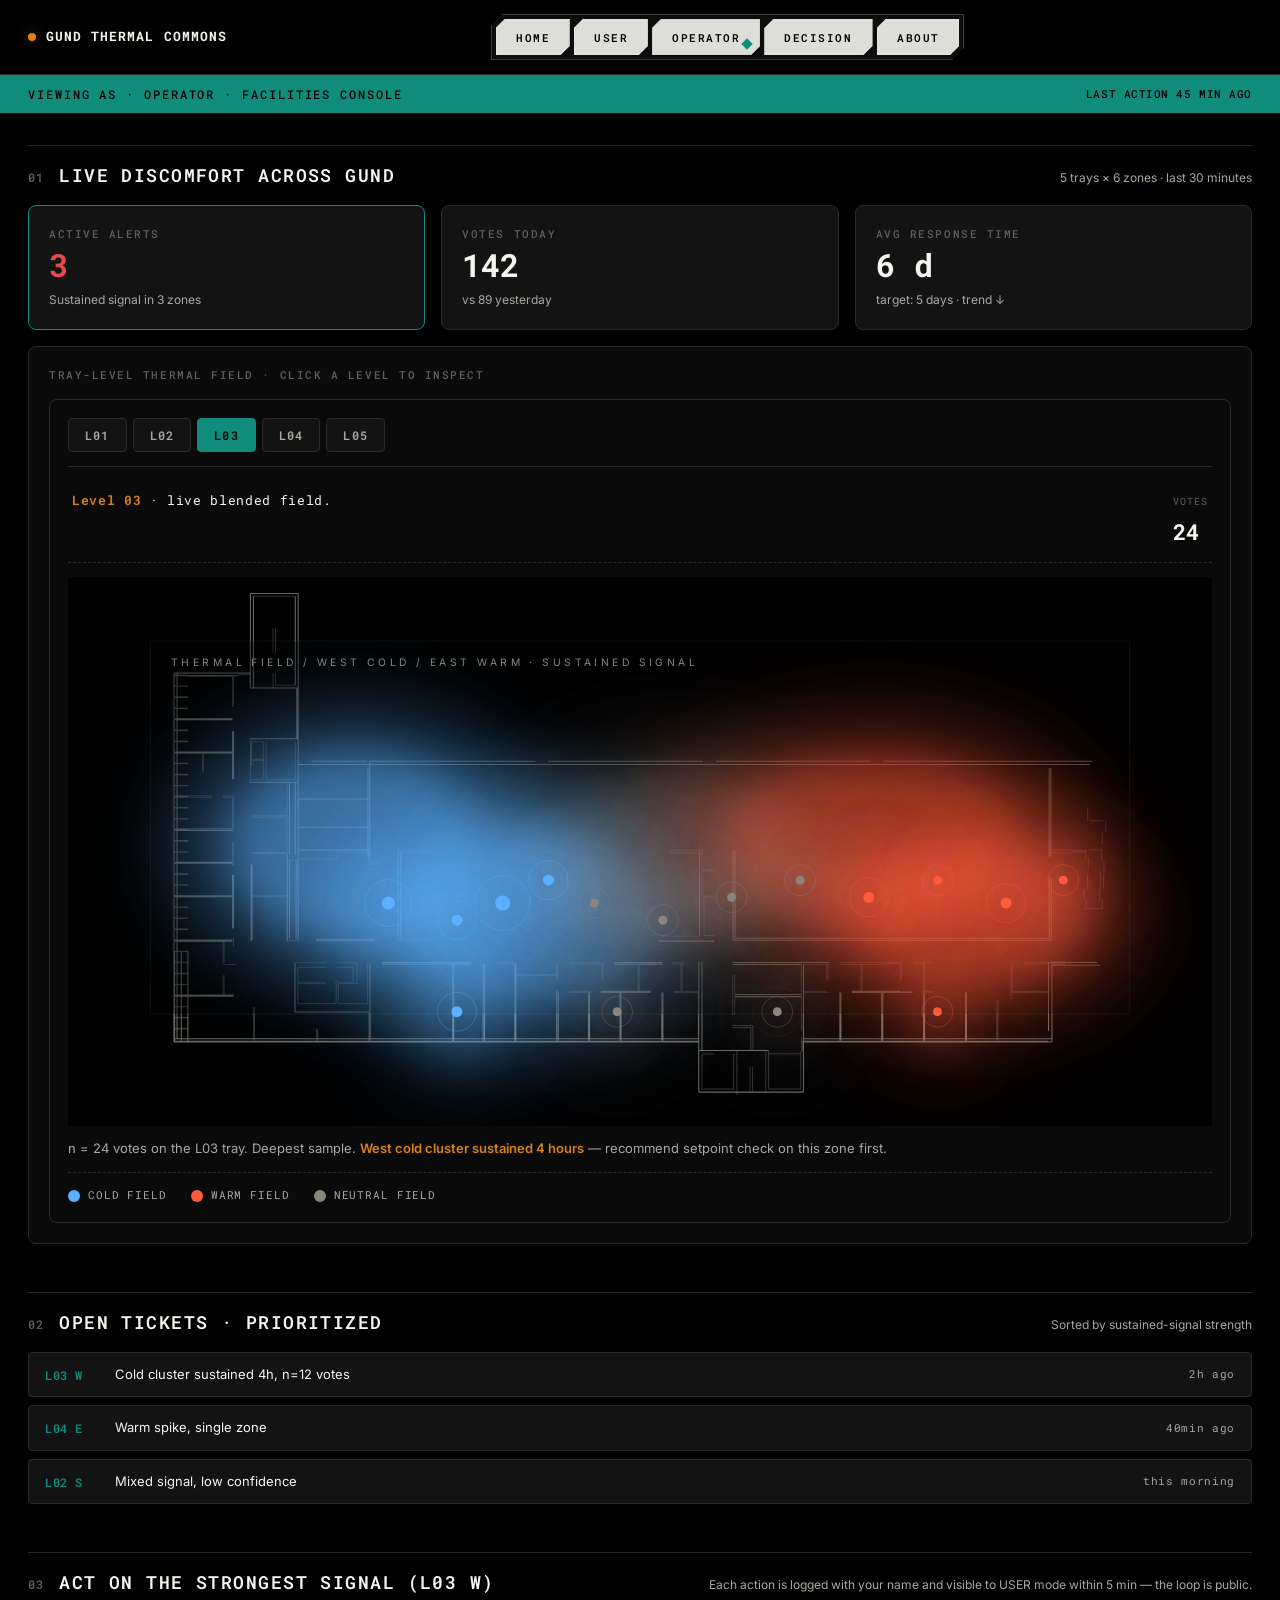
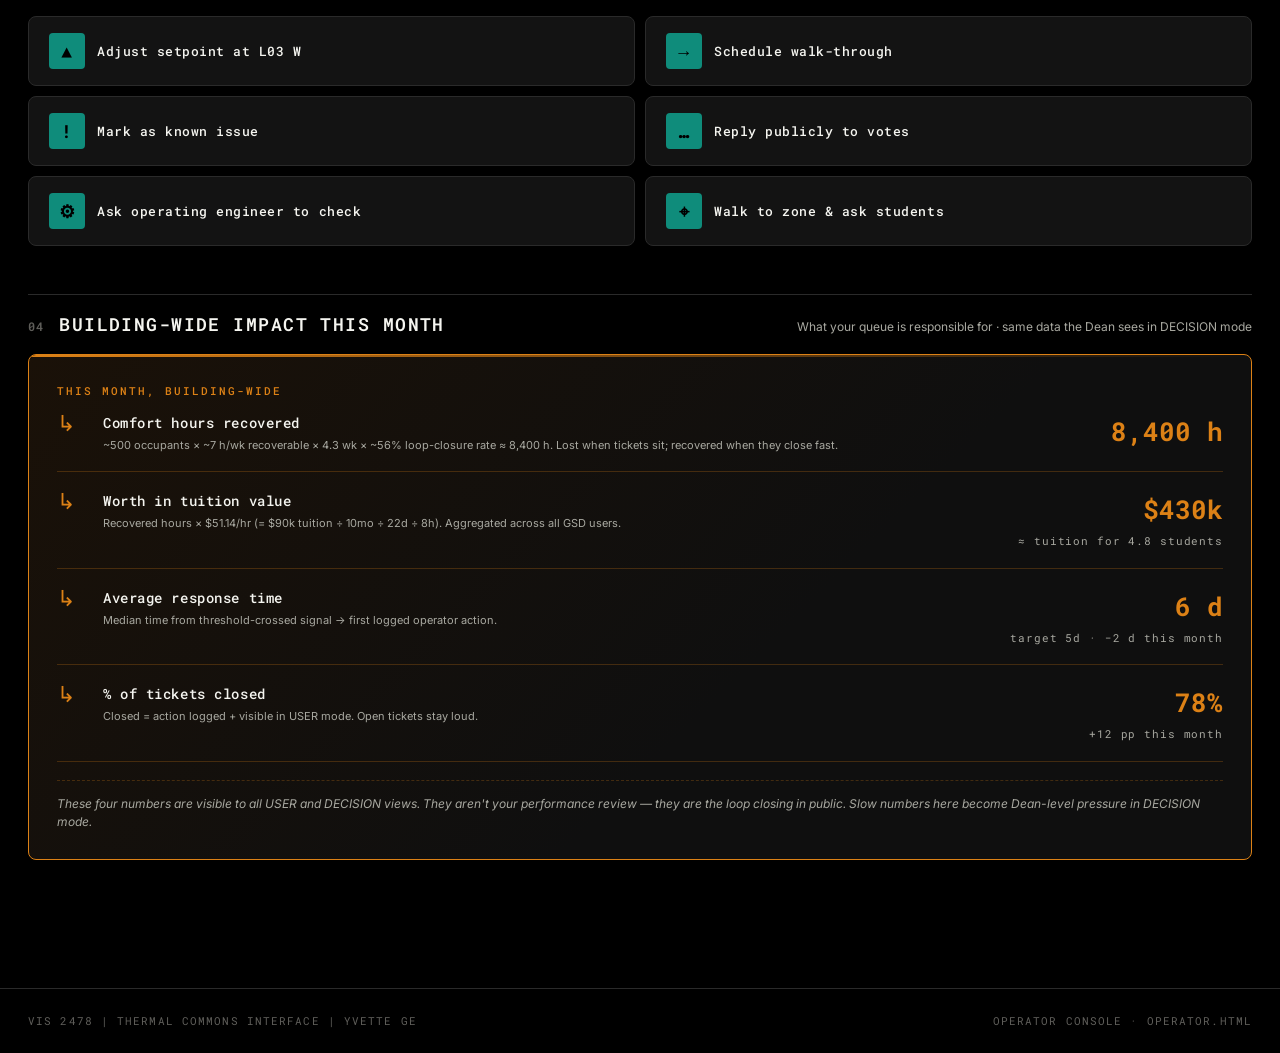
<file: operator.html>
<!DOCTYPE html>
<html lang="en">
<head>
<meta charset="UTF-8">
<meta name="viewport" content="width=device-width, initial-scale=1.0">
<title>OPERATOR · Gund Thermal Commons</title>
<link rel="stylesheet" href="shared.css">
</head>
<body>

<header class="topbar">
  <div class="brand"><span class="dot"></span> Gund Thermal Commons</div>
  <div class="center" id="mode-switch-mount"></div>
  <div class="right"></div>
</header>

<div class="mode-banner operator">
  <div>Viewing as · OPERATOR · Facilities Console</div>
  <div class="right-meta" id="op-banner-meta">last action 45 min ago</div>
</div>

<main>

  <!-- ============================================================
       R2 HERO — live heatmap + alerts
       ============================================================ -->
  <section>
    <div class="region-head">
      <div class="num">01</div>
      <div class="title">Live discomfort across Gund</div>
      <div class="desc">5 trays × 6 zones · last 30 minutes</div>
    </div>

    <div class="row-3" style="margin-bottom: 16px;">
      <div class="card bordered-teal">
        <div class="lbl">Active alerts</div>
        <div class="v t-mono-num" style="color: var(--op-alert)">3</div>
        <div class="sub">Sustained signal in 3 zones</div>
      </div>
      <div class="card">
        <div class="lbl">Votes today</div>
        <div class="v t-mono-num">142</div>
        <div class="sub">vs 89 yesterday</div>
      </div>
      <div class="card">
        <div class="lbl">Avg response time</div>
        <div class="v t-mono-num">6 d</div>
        <div class="sub">target: 5 days · trend ↓</div>
      </div>
    </div>

    <div class="card surface-0">
      <div class="lbl">Tray-level thermal field · click a level to inspect</div>

      <div class="plan-stage">
        <div class="plan-tabs">
          <button class="plan-tab" data-tray="1">L01</button>
          <button class="plan-tab" data-tray="2">L02</button>
          <button class="plan-tab is-active" data-tray="3">L03</button>
          <button class="plan-tab" data-tray="4">L04</button>
          <button class="plan-tab" data-tray="5">L05</button>
        </div>

        <div class="plan-meta">
          <div class="head" id="plan-head"><em>Level 03</em> · live blended field.</div>
          <div class="nbox"><span class="lbl">votes</span><span id="plan-n">24</span></div>
        </div>

        <div class="plan-svg-wrap">
          <svg id="plan-svg" viewBox="0 0 1000 480" xmlns="http://www.w3.org/2000/svg" preserveAspectRatio="xMidYMid meet" style="color:#6a6863;">
            <defs>
              <filter id="thermal-blur" x="-30%" y="-30%" width="160%" height="160%">
                <feGaussianBlur stdDeviation="18"/>
              </filter>
              <filter id="thermal-glow" x="-40%" y="-40%" width="180%" height="180%">
                <feGaussianBlur stdDeviation="34"/>
              </filter>
            </defs>

            <!-- floor walls (architectural plan from v5) -->
            <g stroke="currentColor" fill="none">
<path stroke-width="0.6" opacity="0.7" d="M92.6 298.1L105.1 298.1 M92.6 346.9L105.1 346.9 M92.6 153.5L105.1 153.5 M92.6 95.2L105.1 95.2 M160.9 210.0L191.4 210.0 M92.6 114.5L105.1 114.5 M92.6 95.5L105.1 95.5 M92.6 162.7L105.1 162.7 M160.9 278.6L191.7 278.6 M92.6 173.0L105.1 173.0 M92.6 240.2L105.1 240.2 M92.6 115.1L105.1 115.1 M92.6 317.9L105.1 317.9 M191.7 317.9L201.2 317.9 M288.7 317.9L317.1 317.9 M92.6 336.6L105.1 336.6 M712.8 336.6L729.6 336.6 M738.7 336.6L756.1 336.6 M835.7 336.6L857.1 336.6 M92.6 289.0L105.1 289.0 M93.8 191.3L125.5 191.3 M134.7 191.3L143.8 191.3 M92.6 259.4L105.1 259.4 M92.6 356.1L105.1 356.1 M200.9 372.9L234.4 372.9 M236.3 372.9L261.9 372.9 M92.6 269.1L105.1 269.1 M92.6 231.0L105.1 231.0 M712.8 337.8L727.4 337.8 M738.7 337.8L747.9 337.8 M93.8 220.9L104.5 220.9 M92.6 288.4L105.1 288.4 M92.6 153.2L105.1 153.2 M160.9 208.7L191.4 208.7 M92.6 230.4L105.1 230.4 M92.6 211.5L105.1 211.5 M92.6 279.2L105.1 279.2 M92.6 395.1L105.1 395.1 M375.7 336.9L391.9 336.9 M438.2 336.9L469.3 336.9 M527.6 336.9L538.6 336.9 M674.7 336.9L712.8 336.9 M92.6 124.2L105.1 124.2 M438.2 363.1L457.4 363.1 M529.7 363.1L551.1 363.1 M642.9 363.1L665.2 363.1 M746.3 363.1L756.1 363.1 M825.4 363.1L857.1 363.1 M92.6 202.0L105.1 202.0 M92.6 346.3L105.1 346.3 M92.6 327.1L105.1 327.1 M92.6 221.2L105.1 221.2 M263.1 249.3L272.6 249.3 M438.2 362.2L457.4 362.2 M529.7 362.2L551.4 362.2 M642.9 362.2L663.1 362.2 M728.7 362.2L738.1 362.2 M746.3 362.2L756.1 362.2 M825.4 362.2L857.1 362.2 M93.8 114.8L105.1 114.8 M92.6 260.0L105.1 260.0 M92.6 143.4L105.1 143.4 M93.8 143.8L105.1 143.8 M92.6 133.7L105.1 133.7 M93.8 230.7L104.5 230.7 M92.6 298.4L105.1 298.4 M92.6 182.2L105.1 182.2 M92.6 182.5L105.1 182.5 M92.6 124.5L105.1 124.5 M92.6 385.1L105.1 385.1 M136.5 338.7L147.2 338.7 M642.9 338.7L665.5 338.7 M674.7 338.7L712.8 338.7 M860.7 338.7L871.1 338.7 M93.8 105.0L105.1 105.0 M93.8 317.6L104.5 317.6 M160.9 240.8L191.4 240.8 M290.9 240.8L317.1 240.8 M93.8 259.7L104.5 259.7 M92.6 104.7L105.1 104.7 M92.6 356.4L105.1 356.4 M92.6 144.1L105.1 144.1 M159.4 144.1L170.7 144.1 M191.7 247.5L201.2 247.5 M92.6 337.2L105.1 337.2 M198.4 337.2L225.6 337.2 M234.4 337.2L252.7 337.2 M92.6 84.9L105.1 84.9 M92.6 240.5L105.1 240.5 M237.8 240.5L263.7 240.5 M878.1 240.5L890.0 240.5 M375.7 338.4L391.9 338.4 M438.2 338.4L469.3 338.4 M527.6 338.4L538.6 338.4 M148.1 84.6L159.4 84.6 M92.6 375.9L105.1 375.9 M92.6 385.4L105.1 385.4 M92.6 163.3L105.1 163.3 M92.6 191.6L105.1 191.6 M93.8 134.0L105.1 134.0 M92.6 192.3L105.1 192.3 M92.6 269.4L105.1 269.4 M835.7 338.1L857.1 338.1 M860.1 338.1L871.7 338.1 M92.6 105.3L105.1 105.3 M201.2 246.3L235.7 246.3 M160.9 279.5L191.7 279.5 M92.6 220.6L105.1 220.6 M92.6 307.6L105.1 307.6 M92.6 375.3L105.1 375.3 M92.6 327.4L105.1 327.4 M92.6 134.3L105.1 134.3 M92.6 201.4L105.1 201.4 M93.8 201.7L104.5 201.7 M93.8 163.0L105.1 163.0 M159.4 177.0L170.7 177.0 M173.1 177.0L198.7 177.0 M554.2 447.6L581.9 447.6 M612.4 447.6L640.5 447.6 M288.7 238.9L317.1 238.9 M525.8 238.9L554.2 238.9 M93.8 249.9L104.5 249.9 M92.6 308.2L105.1 308.2 M148.1 85.2L159.4 85.2 M92.6 366.1L105.1 366.1 M92.6 211.2L105.1 211.2 M857.1 238.6L878.1 238.6 M892.5 238.6L903.8 238.6 M92.6 249.6L105.1 249.6 M92.6 394.5L105.1 394.5 M92.6 172.4L105.1 172.4 M93.8 172.7L104.5 172.7 M93.8 346.6L104.5 346.6 M93.8 192.6L125.5 192.6 M134.7 192.6L143.8 192.6 M290.9 316.1L317.1 316.1 M878.1 239.2L890.0 239.2 M93.8 278.9L104.5 278.9 M554.2 278.9L563.3 278.9 M93.8 307.9L104.5 307.9 M160.9 241.7L191.7 241.7 M200.9 341.1L225.6 341.1 M234.4 341.1L249.1 341.1 M556.0 279.8L564.5 279.8 M93.8 192.0L104.5 192.0 M554.2 416.8L564.2 416.8 M612.4 416.8L640.5 416.8 M200.9 354.2L224.1 354.2 M235.7 354.2L249.1 354.2 M518.5 314.0L552.0 314.0 M200.9 355.5L225.6 355.5 M236.3 355.5L252.7 355.5 M525.8 241.1L552.0 241.1 M857.1 241.1L878.1 241.1 M391.5 348.5L427.2 348.5 M159.7 160.2L170.7 160.2 M104.5 87.0L143.8 87.0 M554.2 256.9L563.3 256.9 M391.5 347.5L427.2 347.5 M581.0 393.9L596.9 393.9 M554.2 256.0L564.5 256.0 M860.1 336.2L871.7 336.2 M887.9 289.9L904.1 289.9 M162.1 16.8L198.7 16.8 M181.4 94.6L198.7 94.6 M261.3 251.1L272.6 251.1 M893.7 213.0L905.0 213.0 M581.0 392.1L598.7 392.1 M160.6 159.3L170.7 159.3 M556.0 313.4L564.8 313.4 M263.1 240.5L263.1 249.3 M263.1 380.2L263.1 406.4 M217.4 394.8L217.4 406.4 M610.0 414.0L610.0 450.3 M163.0 375.9L163.0 405.2 M903.5 238.6L903.5 248.7 M693.3 338.7L693.3 362.2 M640.5 414.3L640.5 447.6 M136.5 318.3L136.5 337.2 M136.5 348.1L136.5 365.5 M118.5 153.8L118.5 170.6 M159.4 141.3L159.4 179.4 M901.9 271.6L901.9 285.0 M198.7 144.1L198.7 177.0 M191.4 179.4L191.4 208.7 M191.4 210.0L191.4 240.8 M261.9 336.9L261.9 372.9 M235.7 238.6L235.7 247.5 M144.7 86.4L144.7 113.5 M144.7 190.4L144.7 223.1 M144.7 231.3L144.7 252.1 M144.7 315.2L144.7 323.4 M181.4 44.9L181.4 66.3 M181.4 84.0L181.4 94.6 M554.2 238.9L554.2 278.9 M554.2 416.8L554.2 447.6 M428.2 338.4L428.2 351.5 M170.7 144.1L170.7 177.0 M427.2 338.4L427.2 351.5 M159.7 144.1L159.7 165.4 M902.5 257.2L902.5 270.7 M891.3 201.1L891.3 213.3 M891.3 260.6L891.3 272.8 M641.1 338.7L641.1 364.9 M641.1 366.8L641.1 396.3 M641.1 402.5L641.1 414.3 M905.0 260.9L905.0 273.1 M162.1 375.9L162.1 405.2 M907.1 212.7L907.1 223.1 M236.3 355.5L236.3 372.9 M143.8 87.0L143.8 113.5 M143.8 192.6L143.8 220.3 M143.8 231.3L143.8 252.1 M663.1 338.7L663.1 352.7 M252.7 337.2L252.7 355.5 M824.4 336.6L824.4 368.6 M825.4 337.8L825.4 362.2 M234.4 351.8L234.4 372.9 M135.6 318.3L135.6 339.0 M135.6 348.1L135.6 365.5 M551.1 363.1L551.1 402.1 M200.9 341.1L200.9 354.2 M200.9 355.5L200.9 372.9 M747.9 337.8L747.9 362.2 M584.7 414.0L584.7 452.5 M581.9 416.8L581.9 447.6 M812.9 369.8L812.9 405.2 M160.6 144.1L160.6 165.4 M117.6 153.8L117.6 171.5 M536.8 338.4L536.8 362.2 M890.3 281.3L890.3 289.9 M642.0 406.4L642.0 414.7 M556.0 279.8L556.0 313.4 M811.9 369.8L811.9 405.2 M904.1 222.5L904.1 233.4 M904.1 281.6L904.1 289.9 M748.8 336.6L748.8 362.2 M173.1 144.1L173.1 177.0 M598.7 392.1L598.7 414.0 M664.3 338.7L664.3 352.7 M467.5 338.4L467.5 352.4 M728.7 337.8L728.7 352.7 M582.8 347.8L582.8 364.9 M582.8 366.8L582.8 382.9 M179.2 44.9L179.2 66.3 M179.2 84.0L179.2 97.1 M218.3 394.8L218.3 405.2 M612.4 414.0L612.4 447.6 M598.4 428.4L598.4 450.3 M891.9 245.9L891.9 255.7 M466.6 338.4L466.6 352.4 M535.8 338.4L535.8 362.2 M889.7 238.3L889.7 247.2 M249.1 341.1L249.1 354.2 M581.0 347.8L581.0 382.9 M498.3 338.4L498.3 362.2 M499.2 338.4L499.2 362.2 M905.6 248.7L905.6 259.1 M727.4 337.8L727.4 352.7 M596.2 428.4L596.2 450.3 M694.2 338.7L694.2 362.2 M596.9 393.9L596.9 414.0 M888.2 272.8L888.2 281.3"/>
<path stroke-width="0.9" opacity="1" d="M212.8 161.1L261.6 161.1 M263.7 161.1L408.6 161.1 M419.9 161.1L555.1 161.1 M566.4 161.1L701.5 161.1 M712.8 161.1L895.8 161.1 M201.2 163.9L893.4 163.9 M92.6 278.6L143.8 278.6 M217.0 317.9L268.0 317.9 M93.8 318.3L143.8 318.3 M516.0 318.3L564.8 318.3 M92.6 406.4L551.4 406.4 M641.1 406.4L860.1 406.4 M582.8 364.9L641.1 364.9 M93.8 220.3L143.8 220.3 M92.6 84.0L159.4 84.0 M551.4 450.3L642.9 450.3 M274.7 336.9L352.2 336.9 M477.6 336.9L519.7 336.9 M581.0 336.9L665.5 336.9 M857.1 336.9L899.5 336.9 M92.6 250.2L143.8 250.2 M465.7 363.1L509.0 363.1 M685.3 363.1L738.1 363.1 M201.2 194.1L263.7 194.1 M93.8 249.3L143.8 249.3 M465.7 362.2L509.0 362.2 M685.3 362.2L727.4 362.2 M92.6 317.3L143.8 317.3 M581.0 338.7L641.1 338.7 M217.0 316.7L268.0 316.7 M581.3 317.6L859.5 317.6 M93.8 123.9L143.8 123.9 M92.6 403.7L551.4 403.7 M642.9 403.7L860.1 403.7 M274.7 338.4L352.2 338.4 M477.6 338.4L519.7 338.4 M159.4 97.1L201.2 97.1 M92.6 405.8L551.1 405.8 M643.5 405.8L856.8 405.8 M92.6 365.5L144.7 365.5 M93.8 279.5L143.8 279.5 M201.2 218.8L263.7 218.8 M93.8 152.9L143.8 152.9 M860.1 339.3L901.9 339.3 M93.8 124.8L143.8 124.8 M201.2 238.6L263.7 238.6 M92.6 86.4L148.1 86.4 M159.4 141.3L201.2 141.3 M159.4 179.4L201.2 179.4 M93.8 153.8L143.8 153.8 M93.8 221.5L143.8 221.5 M198.4 380.2L263.1 380.2 M551.4 414.0L612.4 414.0 M583.1 315.8L857.7 315.8 M582.8 366.8L641.1 366.8 M159.4 14.4L201.2 14.4 M93.8 366.5L144.7 366.5 M262.2 166.9L262.2 245.3 M391.5 338.4L391.5 406.4 M642.9 338.7L642.9 450.3 M859.2 166.9L859.2 245.3 M857.7 166.9L857.7 244.4 M857.7 262.4L857.7 315.8 M263.7 161.1L263.7 244.4 M201.2 14.4L201.2 317.9 M104.8 327.1L104.8 406.4 M857.1 336.6L857.1 396.7 M95.3 84.0L95.3 403.7 M193.6 179.4L193.6 242.9 M193.6 247.5L193.6 316.1 M92.6 84.0L92.6 406.4 M159.4 14.4L159.4 97.1 M198.7 16.8L198.7 94.6 M198.7 179.4L198.7 242.9 M364.1 338.4L364.1 406.4 M144.7 134.9L144.7 176.7 M144.7 260.3L144.7 307.3 M554.2 336.6L554.2 414.0 M93.2 327.1L93.2 406.4 M455.0 363.1L455.0 405.2 M860.1 336.2L860.1 406.4 M427.2 360.7L427.2 405.2 M191.7 241.7L191.7 318.3 M162.1 16.8L162.1 97.1 M198.4 337.2L198.4 380.2 M200.6 97.7L200.6 141.0 M336.3 338.4L336.3 406.4 M143.8 134.9L143.8 176.7 M143.8 260.3L143.8 307.3 M784.5 363.1L784.5 405.2 M785.4 362.2L785.4 405.2 M200.0 97.1L200.0 141.3 M428.5 363.1L428.5 405.2 M390.6 338.4L390.6 405.2 M711.3 363.1L711.3 405.2 M337.2 338.4L337.2 405.2 M712.2 363.1L712.2 405.2 M160.9 251.4L160.9 317.3 M160.0 251.4L160.0 318.3 M264.0 338.4L264.0 405.2 M551.4 336.6L551.4 450.3 M288.7 238.9L288.7 317.9 M747.9 363.1L747.9 405.2 M520.0 363.1L520.0 405.2 M99.0 327.4L99.0 405.2 M675.6 363.1L675.6 405.2 M290.9 240.8L290.9 316.1 M199.4 247.5L199.4 316.1 M674.7 363.1L674.7 405.2 M483.4 363.1L483.4 405.2 M748.8 363.1L748.8 405.2 M583.1 238.9L583.1 315.8 M859.5 262.4L859.5 317.6 M552.0 241.1L552.0 314.0 M581.3 238.9L581.3 317.6 M519.1 363.1L519.1 405.2 M362.9 338.4L362.9 405.2 M455.9 363.1L455.9 405.2 M482.5 363.1L482.5 405.2"/>
            </g>

            <g id="plan-thermal-layer"></g>
            <g id="plan-anchor-layer"></g>
            <g id="plan-annotation-layer"></g>
          </svg>
        </div>

        <div class="plan-body" id="plan-body"></div>

        <div class="plan-legend">
          <span class="legend-item"><span class="swatch-dot" style="background:#5cb0ff"></span>cold field</span>
          <span class="legend-item"><span class="swatch-dot" style="background:#ff5a3c"></span>warm field</span>
          <span class="legend-item"><span class="swatch-dot" style="background:#8a857d"></span>neutral field</span>
        </div>
      </div>
    </div>
  </section>

  <!-- ============================================================
       R3 DIAGNOSIS — open ticket queue
       ============================================================ -->
  <section>
    <div class="region-head">
      <div class="num">02</div>
      <div class="title">Open tickets · prioritized</div>
      <div class="desc">Sorted by sustained-signal strength</div>
    </div>

    <div class="tickets-queue" id="tickets-queue"></div>
  </section>

  <!-- ============================================================
       R4 ACTION — admin buttons
       ============================================================ -->
  <section>
    <div class="region-head">
      <div class="num">03</div>
      <div class="title">Act on the strongest signal (L03 W)</div>
      <div class="desc">Each action is logged with your name and visible to USER mode within 5 min — the loop is public.</div>
    </div>

    <div class="actions">
      <button class="action-btn" data-action="adjust" data-actor="Bill"><span class="icon">▲</span>Adjust setpoint at L03 W</button>
      <button class="action-btn" data-action="walkthrough" data-actor="Nicolas"><span class="icon">→</span>Schedule walk-through</button>
      <button class="action-btn" data-action="known" data-actor="Bill"><span class="icon">!</span>Mark as known issue</button>
      <button class="action-btn" data-action="reply" data-actor="Mike"><span class="icon">…</span>Reply publicly to votes</button>
      <button class="action-btn" data-action="ask-engineer" data-actor="Mike"><span class="icon">⚙</span>Ask operating engineer to check</button>
      <button class="action-btn" data-action="walk-zone" data-actor="Nicolas"><span class="icon">⌖</span>Walk to zone &amp; ask students</button>
    </div>
  </section>

  <!-- ============================================================
       R5 CONSEQUENCE — building-wide tuition pressure
       ============================================================ -->
  <section>
    <div class="region-head">
      <div class="num">04</div>
      <div class="title">Building-wide impact this month</div>
      <div class="desc">What your queue is responsible for · same data the Dean sees in DECISION mode</div>
    </div>

    <div class="consequence">
      <div class="eyebrow">This month, building-wide</div>
      <div class="row">
        <div class="arrow">↳</div>
        <div class="label">
          Comfort hours recovered
          <span class="small">~500 occupants × ~7 h/wk recoverable × 4.3 wk × ~56% loop-closure rate ≈ 8,400 h. Lost when tickets sit; recovered when they close fast.</span>
        </div>
        <div class="value" id="op-hours">8,400 h</div>
      </div>
      <div class="row">
        <div class="arrow">↳</div>
        <div class="label">
          Worth in tuition value
          <span class="small">Recovered hours × $51.14/hr (= $90k tuition ÷ 10mo ÷ 22d ÷ 8h). Aggregated across all GSD users.</span>
        </div>
        <div class="value">
          <span id="op-dollars">$430k</span>
          <span class="pct" id="op-pct">≈ tuition for 4.8 students</span>
        </div>
      </div>
      <div class="row">
        <div class="arrow">↳</div>
        <div class="label">
          Average response time
          <span class="small">Median time from threshold-crossed signal → first logged operator action.</span>
        </div>
        <div class="value">6 d <span class="pct">target 5d · −2 d this month</span></div>
      </div>
      <div class="row">
        <div class="arrow">↳</div>
        <div class="label">
          % of tickets closed
          <span class="small">Closed = action logged + visible in USER mode. Open tickets stay loud.</span>
        </div>
        <div class="value">78% <span class="pct">+12 pp this month</span></div>
      </div>
      <div class="footer-line">
        These four numbers are visible to all USER and DECISION views. They aren't your performance review — they are the loop closing in public. Slow numbers here become Dean-level pressure in DECISION mode.
      </div>
    </div>
  </section>

</main>

<footer class="foot">
  <div>VIS 2478 | Thermal Commons Interface | Yvette Ge</div>
  <div>Operator console · <a href="operator.html">operator.html</a></div>
</footer>

<script src="https://cdn.jsdelivr.net/npm/gsap@3.12.5/dist/gsap.min.js"></script>
<script src="shared.js"></script>
<script>
// =========================================================================
// OPERATOR MODE LOGIC
// =========================================================================

mountPillNav('operator');

// ---- plan view (migrated from v5, all 5 trays now have data) ------------
const planBaseFrame = { x: 72, y: 56, width: 856, height: 326 };

const planData = {
  '1': {
    n: 8,
    note: `n = 8 votes on the L01 tray. Closest to ground level. Mostly neutral with a mild cold pocket near the north entry — likely door-draft effect.`,
    fieldLabel: 'mostly neutral / mild cold at entry',
    clouds: [
      {cx: 280, cy: 260, rx: 130, ry: 90, type: 'cold', opacity: 0.16},
      {cx: 540, cy: 245, rx: 180, ry: 100, type: 'fine', opacity: 0.14},
      {cx: 780, cy: 250, rx: 150, ry: 95, type: 'fine', opacity: 0.12}
    ],
    points: [
      {x:240, y:260, type:'cold', w:1},
      {x:320, y:280, type:'cold', w:2},
      {x:480, y:265, type:'fine', w:1},
      {x:560, y:285, type:'fine', w:1},
      {x:640, y:265, type:'fine', w:1},
      {x:720, y:285, type:'fine', w:1},
      {x:800, y:265, type:'fine', w:1}
    ]
  },
  '2': {
    n: 11,
    note: `n = 11 votes on the L02 tray. Transitional zone. Cold lingers at west; east shows early warming as glass heat begins to influence.`,
    fieldLabel: 'cold west / warming east',
    clouds: [
      {cx: 280, cy: 260, rx: 160, ry: 105, type: 'cold', opacity: 0.24},
      {cx: 480, cy: 280, rx: 130, ry: 90, type: 'fine', opacity: 0.14},
      {cx: 700, cy: 250, rx: 170, ry: 100, type: 'hot', opacity: 0.18}
    ],
    points: [
      {x:240, y:265, type:'cold', w:2},
      {x:320, y:285, type:'cold', w:3},
      {x:400, y:280, type:'cold', w:1},
      {x:480, y:280, type:'fine', w:1},
      {x:560, y:265, type:'fine', w:1},
      {x:640, y:265, type:'hot', w:1},
      {x:720, y:280, type:'hot', w:1},
      {x:800, y:265, type:'hot', w:1}
    ]
  },
  '3': {
    n: 24,
    note: `n = 24 votes on the L03 tray. Deepest sample. <strong>West cold cluster sustained 4 hours</strong> — recommend setpoint check on this zone first.`,
    fieldLabel: 'west cold / east warm · sustained signal',
    clouds: [
      {cx: 250, cy: 235, rx: 160, ry: 120, type: 'cold', opacity: 0.34},
      {cx: 400, cy: 300, rx: 170, ry: 110, type: 'cold', opacity: 0.22},
      {cx: 530, cy: 240, rx: 150, ry: 105, type: 'fine', opacity: 0.18},
      {cx: 705, cy: 230, rx: 190, ry: 110, type: 'hot', opacity: 0.28},
      {cx: 792, cy: 300, rx: 150, ry: 96, type: 'hot', opacity: 0.24}
    ],
    points: [
      {x:280, y:285, type:'cold', w:3},
      {x:340, y:300, type:'cold', w:2},
      {x:380, y:285, type:'cold', w:4},
      {x:420, y:265, type:'cold', w:2},
      {x:460, y:285, type:'fine', w:1},
      {x:520, y:300, type:'fine', w:1},
      {x:580, y:280, type:'fine', w:1},
      {x:640, y:265, type:'fine', w:1},
      {x:700, y:280, type:'hot', w:2},
      {x:760, y:265, type:'hot', w:1},
      {x:820, y:285, type:'hot', w:2},
      {x:870, y:265, type:'hot', w:1},
      {x:340, y:380, type:'cold', w:2},
      {x:480, y:380, type:'fine', w:1},
      {x:620, y:380, type:'fine', w:1},
      {x:760, y:380, type:'hot', w:1}
    ]
  },
  '4': {
    n: 14,
    note: `n = 14 votes on the L04 tray. Closer to glass roof. Broad warm condition, only narrow neutral pocket at the west side.`,
    fieldLabel: 'warm tray / compressed neutral pocket',
    clouds: [
      {cx: 390, cy: 245, rx: 120, ry: 86, type: 'fine', opacity: 0.14},
      {cx: 520, cy: 238, rx: 180, ry: 110, type: 'hot', opacity: 0.22},
      {cx: 670, cy: 238, rx: 200, ry: 118, type: 'hot', opacity: 0.30},
      {cx: 745, cy: 320, rx: 145, ry: 94, type: 'hot', opacity: 0.20}
    ],
    points: [
      {x:380, y:280, type:'fine', w:1},
      {x:440, y:285, type:'hot', w:2},
      {x:500, y:265, type:'hot', w:3},
      {x:560, y:285, type:'hot', w:2},
      {x:620, y:285, type:'hot', w:3},
      {x:680, y:265, type:'hot', w:1},
      {x:740, y:285, type:'hot', w:1},
      {x:520, y:380, type:'hot', w:1}
    ]
  },
  '5': {
    n: 6,
    note: `n = 6 votes on the L05 tray. Hottest upper tray near roof apex. Smaller sample but uniformly warm.`,
    fieldLabel: 'uniformly warm at apex',
    clouds: [
      {cx: 480, cy: 240, rx: 220, ry: 115, type: 'hot', opacity: 0.32},
      {cx: 700, cy: 250, rx: 180, ry: 100, type: 'hot', opacity: 0.26}
    ],
    points: [
      {x:420, y:260, type:'hot', w:2},
      {x:500, y:280, type:'hot', w:1},
      {x:580, y:265, type:'hot', w:2},
      {x:660, y:280, type:'hot', w:1},
      {x:740, y:265, type:'hot', w:1},
      {x:820, y:280, type:'hot', w:1}
    ]
  }
};

function thermalColor(type, alpha) {
  if (type === 'cold') return `rgba(92,176,255,${alpha})`;
  if (type === 'hot') return `rgba(255,90,60,${alpha})`;
  return `rgba(138,133,125,${alpha})`;
}

function renderThermalField(data) {
  const cloudEllipses = data.clouds.map((c) => `
    <ellipse cx="${c.cx}" cy="${c.cy}" rx="${c.rx}" ry="${c.ry}" fill="${thermalColor(c.type, c.opacity)}" filter="url(#thermal-glow)"/>
    <ellipse cx="${c.cx}" cy="${c.cy}" rx="${Math.round(c.rx * 0.68)}" ry="${Math.round(c.ry * 0.68)}" fill="${thermalColor(c.type, Math.min(c.opacity + 0.08, 0.4))}" filter="url(#thermal-blur)"/>
  `).join('');

  const localFields = data.points.map((p) => {
    const baseRadius = 20 + p.w * 12;
    const haloRadius = 44 + p.w * 18;
    return `
      <circle cx="${p.x}" cy="${p.y}" r="${haloRadius}" fill="${thermalColor(p.type, p.type === 'fine' ? 0.08 : 0.12)}" filter="url(#thermal-glow)"/>
      <circle cx="${p.x}" cy="${p.y}" r="${baseRadius}" fill="${thermalColor(p.type, p.type === 'fine' ? 0.12 : 0.18)}" filter="url(#thermal-blur)"/>
    `;
  }).join('');

  return `
    <rect x="${planBaseFrame.x}" y="${planBaseFrame.y}" width="${planBaseFrame.width}" height="${planBaseFrame.height}" fill="rgba(0,0,0,0.34)"/>
    ${cloudEllipses}
    ${localFields}
  `;
}

function renderAnchors(data) {
  return data.points.map((p) => {
    const color = p.type === 'cold' ? '#5cb0ff' : p.type === 'hot' ? '#ff5a3c' : '#8a857d';
    const r = 3 + p.w * 0.9;
    const ring = 10 + p.w * 3.5;
    return `
      <circle cx="${p.x}" cy="${p.y}" r="${ring}" fill="none" stroke="${color}" stroke-width="0.8" opacity="0.35"/>
      <circle cx="${p.x}" cy="${p.y}" r="${ring + 8}" fill="none" stroke="${color}" stroke-width="0.45" opacity="0.14"/>
      <circle cx="${p.x}" cy="${p.y}" r="${r}" fill="${color}"/>
    `;
  }).join('');
}

function renderPlan(tray) {
  const thermalLayer    = document.getElementById('plan-thermal-layer');
  const anchorLayer     = document.getElementById('plan-anchor-layer');
  const annotationLayer = document.getElementById('plan-annotation-layer');
  const head            = document.getElementById('plan-head');
  const body            = document.getElementById('plan-body');
  const nEl             = document.getElementById('plan-n');

  thermalLayer.innerHTML    = '';
  anchorLayer.innerHTML     = '';
  annotationLayer.innerHTML = '';

  const data = planData[String(tray)];
  head.innerHTML = `<em>Level 0${tray}</em> · live blended field.`;
  body.innerHTML = data.note;
  nEl.textContent = data.n;

  thermalLayer.innerHTML = renderThermalField(data);
  anchorLayer.innerHTML  = renderAnchors(data);
  annotationLayer.innerHTML = `
    <rect x="${planBaseFrame.x}" y="${planBaseFrame.y}" width="${planBaseFrame.width}" height="${planBaseFrame.height}" fill="none" stroke="rgba(255,255,255,0.05)" stroke-width="1"/>
    <text x="${planBaseFrame.x + 18}" y="${planBaseFrame.y + 22}" font-family="Inter, sans-serif" font-size="9" letter-spacing="3" fill="#8a857d">THERMAL FIELD / ${data.fieldLabel.toUpperCase()}</text>
  `;
}

renderPlan(3);

// plan-tab click handler
document.querySelectorAll('.plan-tab').forEach(t => {
  t.addEventListener('click', () => {
    document.querySelectorAll('.plan-tab').forEach(x => x.classList.remove('is-active'));
    t.classList.add('is-active');
    renderPlan(t.dataset.tray);
  });
});

// ---- tickets queue -------------------------------------------------------
function renderTickets() {
  const html = SAMPLE.operator.open_tickets.map(t => `
    <div class="ticket-row">
      <div class="ticket-zone">${t.zone}</div>
      <div class="ticket-desc">${t.desc}</div>
      <div class="ticket-meta">${t.meta}</div>
    </div>
  `).join('');
  document.getElementById('tickets-queue').innerHTML = html;
}
renderTickets();

// ---- action button confirm flash ----------------------------------------
// Mocks the cross-mode loop: when an operator acts, the action shows the
// engineer's name and is "logged · visible to users" — same surface that
// USER mode reads from in its R3.5 loop-closure feed.
const ACTION_VERBS = {
  'adjust':       'just adjusted setpoint',
  'walkthrough':  'just scheduled walk-through',
  'known':        'just marked known issue',
  'reply':        'just replied to votes',
  'ask-engineer': 'just pinged operating engineer',
  'walk-zone':    'just walked the zone',
};
document.querySelectorAll('.action-btn').forEach(btn => {
  btn.addEventListener('click', () => {
    btn.classList.add('confirm-flash');
    const original = btn.innerHTML;
    const actor = btn.dataset.actor || 'Operator';
    const verb  = ACTION_VERBS[btn.dataset.action] || 'just acted';
    btn.innerHTML = `<span class="icon">✓</span><strong>${actor}</strong> ${verb} · visible to users`;
    setTimeout(() => {
      btn.classList.remove('confirm-flash');
      btn.innerHTML = original;
    }, 2800);
  });
});

// ---- R5 building consequence --------------------------------------------
function renderOpConsequence() {
  const h = SAMPLE.operator.monthly_hours_recovered;
  const d = dollarsFromHours(h);
  const studentEquiv = (d / TUITION_PER_YEAR).toFixed(1);
  document.getElementById('op-hours').textContent = h.toLocaleString() + ' h';
  document.getElementById('op-dollars').textContent = fmtDollars(d);
  document.getElementById('op-pct').textContent = '≈ tuition for ' + studentEquiv + ' students';
}
renderOpConsequence();
</script>

</body>
</html>
</file>
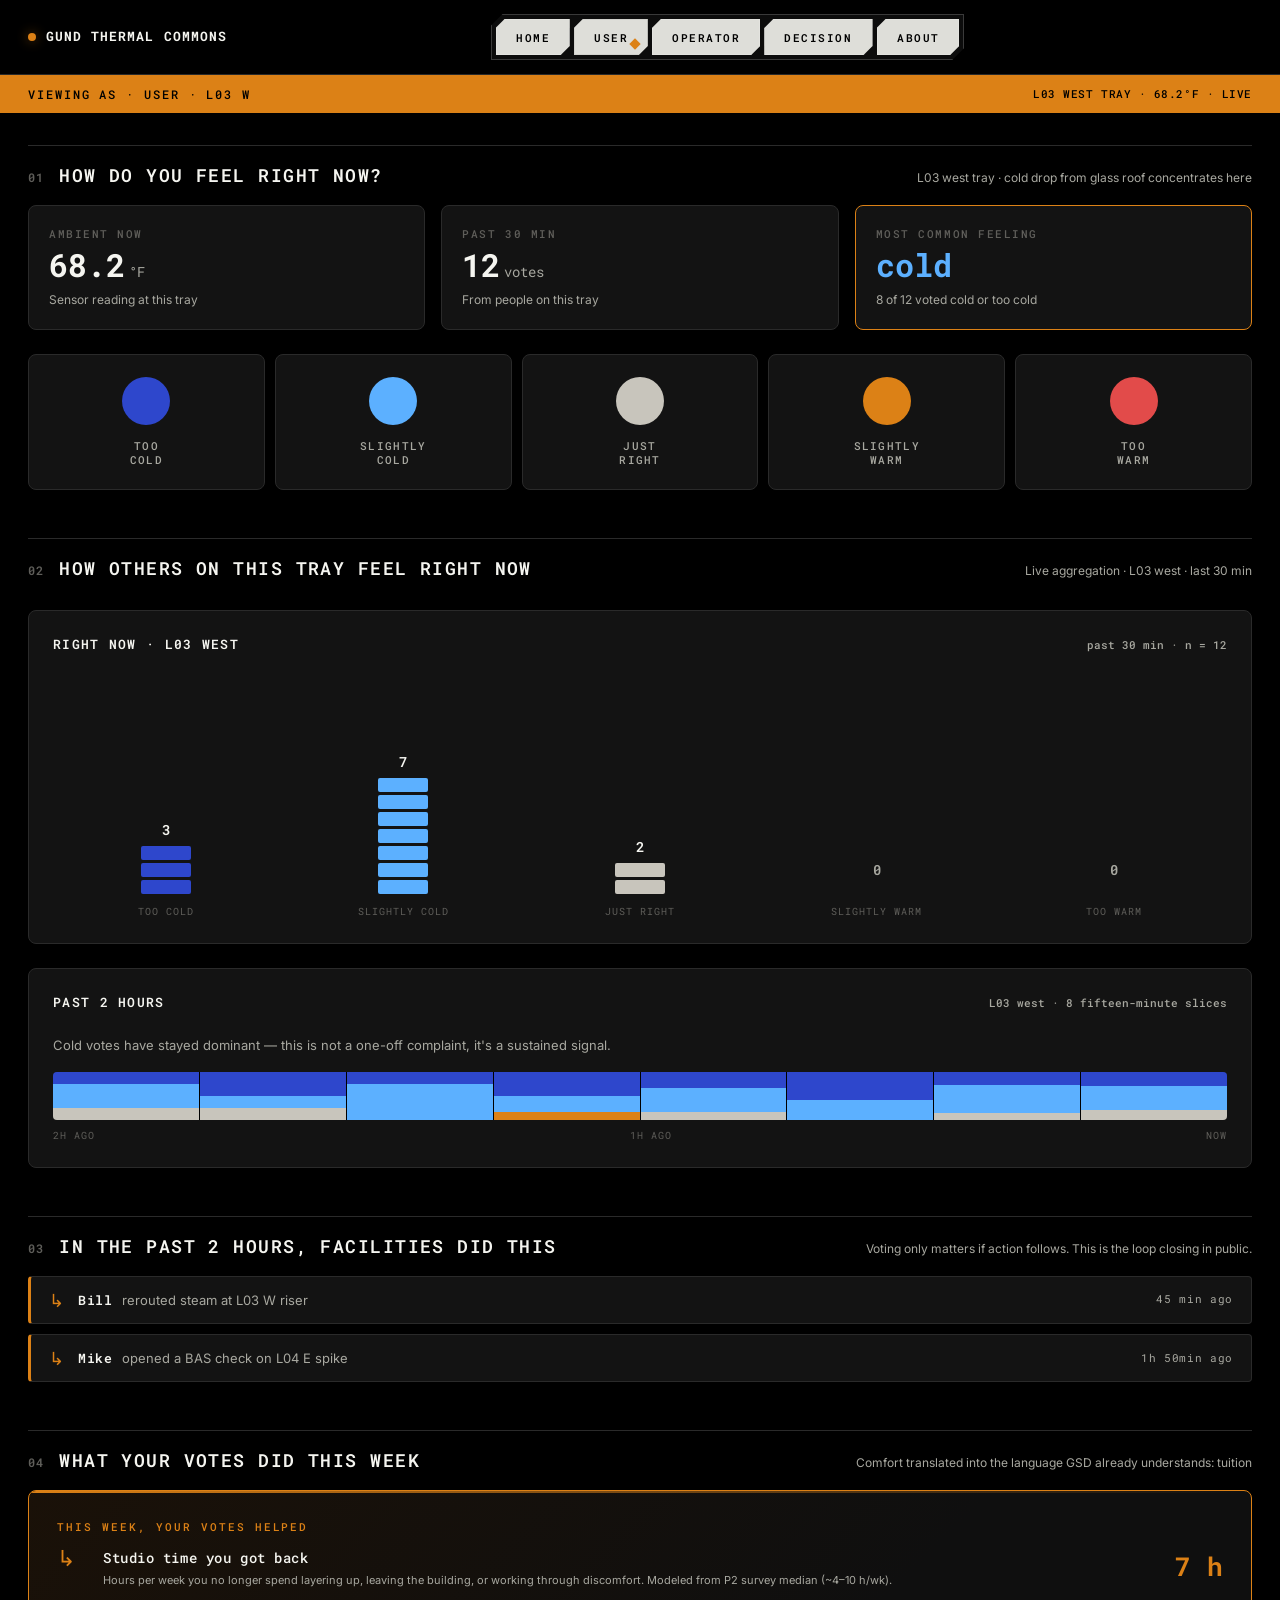
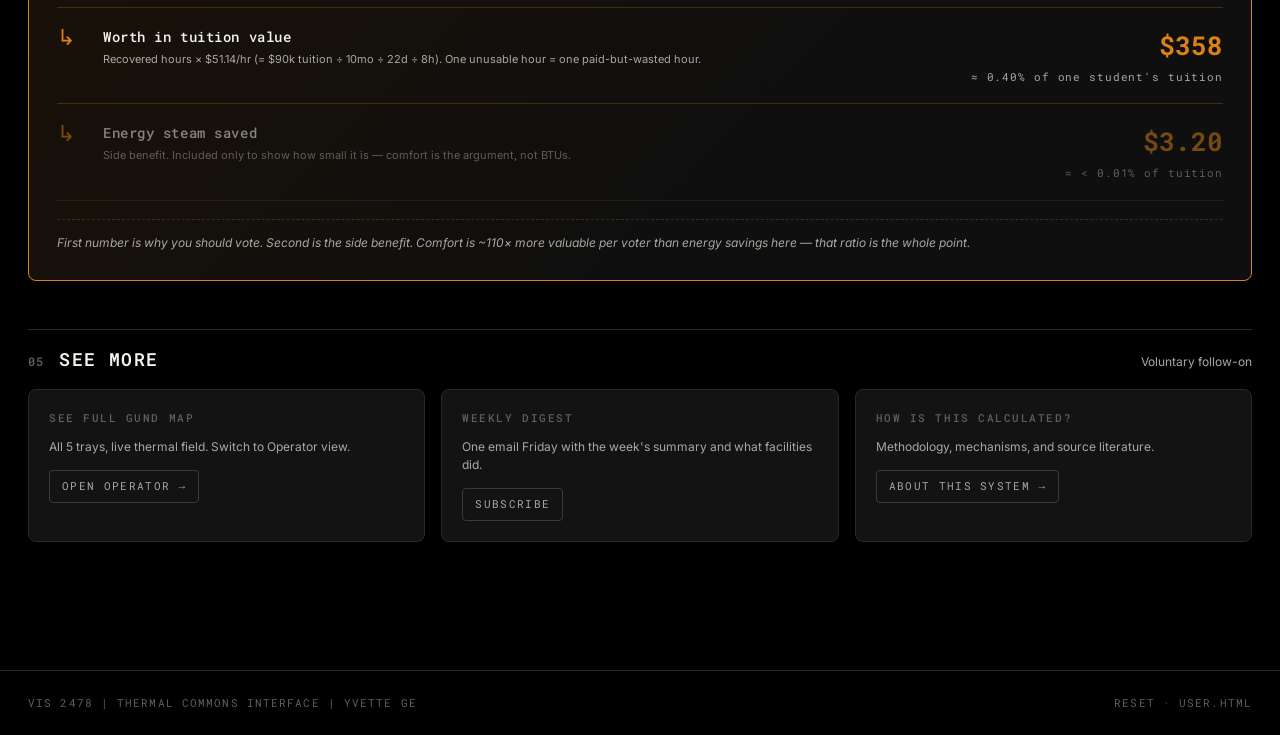
<file: user.html>
<!DOCTYPE html>
<html lang="en">
<head>
<meta charset="UTF-8">
<meta name="viewport" content="width=device-width, initial-scale=1.0">
<title>USER · Gund Thermal Commons</title>
<link rel="stylesheet" href="shared.css">
</head>
<body>

<header class="topbar">
  <div class="brand"><span class="dot"></span> Gund Thermal Commons</div>
  <div class="center" id="mode-switch-mount"></div>
  <div class="right"></div>
</header>

<div class="mode-banner user">
  <div>Viewing as · USER · L03 W</div>
  <div class="right-meta">L03 west tray · 68.2°F · live</div>
</div>

<main>

  <!-- ============================================================
       R2 HERO — vote prompt + ambient
       ============================================================ -->
  <section>
    <div class="region-head">
      <div class="num">01</div>
      <div class="title">How do you feel right now?</div>
      <div class="desc">L03 west tray · cold drop from glass roof concentrates here</div>
    </div>

    <div class="row-3" style="margin-bottom: 16px;">
      <div class="card">
        <div class="lbl">Ambient now</div>
        <div class="v t-mono-num">68.2<span class="unit">°F</span></div>
        <div class="sub">Sensor reading at this tray</div>
      </div>
      <div class="card">
        <div class="lbl">Past 30 min</div>
        <div class="v t-mono-num">12<span class="unit">votes</span></div>
        <div class="sub">From people on this tray</div>
      </div>
      <div class="card bordered-orange">
        <div class="lbl">Most common feeling</div>
        <div class="v t-mono-num" style="color: var(--user-cool-1)">cold</div>
        <div class="sub">8 of 12 voted cold or too cold</div>
      </div>
    </div>

    <div class="vote-grid" id="vote-grid">
      <button class="vote-btn" data-vote="very-cold"><span class="swatch"></span><span class="label">too<br>cold</span></button>
      <button class="vote-btn" data-vote="cold"><span class="swatch"></span><span class="label">slightly<br>cold</span></button>
      <button class="vote-btn" data-vote="fine"><span class="swatch"></span><span class="label">just<br>right</span></button>
      <button class="vote-btn" data-vote="warm"><span class="swatch"></span><span class="label">slightly<br>warm</span></button>
      <button class="vote-btn" data-vote="very-warm"><span class="swatch"></span><span class="label">too<br>warm</span></button>
    </div>

    <div class="post-vote" id="post-vote">
      <div class="you-said">You said it feels <span class="vote-word" id="your-vote-word">—</span>.</div>
      <div class="alone-line" id="alone-line">—</div>
    </div>
  </section>

  <!-- ============================================================
       R3 DIAGNOSIS — stack + history
       ============================================================ -->
  <section>
    <div class="region-head">
      <div class="num">02</div>
      <div class="title">How others on this tray feel right now</div>
      <div class="desc">Live aggregation · L03 west · last 30 min</div>
    </div>

    <div class="stack-section">
      <div class="stack-head">
        <div class="title">Right now · L03 west</div>
        <div class="meta">past 30 min · n = <span id="now-n">12</span></div>
      </div>

      <div class="stack" id="stack">
        <div class="stack-col" data-vote="very-cold"><div class="col-count" data-key="very-cold">0</div><div class="col-bricks" data-bricks="very-cold"></div><div class="col-label">too cold</div></div>
        <div class="stack-col" data-vote="cold"><div class="col-count" data-key="cold">0</div><div class="col-bricks" data-bricks="cold"></div><div class="col-label">slightly cold</div></div>
        <div class="stack-col" data-vote="fine"><div class="col-count" data-key="fine">0</div><div class="col-bricks" data-bricks="fine"></div><div class="col-label">just right</div></div>
        <div class="stack-col" data-vote="warm"><div class="col-count" data-key="warm">0</div><div class="col-bricks" data-bricks="warm"></div><div class="col-label">slightly warm</div></div>
        <div class="stack-col" data-vote="very-warm"><div class="col-count" data-key="very-warm">0</div><div class="col-bricks" data-bricks="very-warm"></div><div class="col-label">too warm</div></div>
      </div>
    </div>

    <div class="history-section">
      <div class="stack-head">
        <div class="title">Past 2 hours</div>
        <div class="meta">L03 west · 8 fifteen-minute slices</div>
      </div>
      <p style="font-size: 13px; color: var(--text-mid); margin: 8px 0 0;">
        Cold votes have stayed dominant — this is not a one-off complaint, it's a sustained signal.
      </p>
      <div class="history-bar" id="history-bar"></div>
      <div class="history-axis">
        <span>2h ago</span>
        <span>1h ago</span>
        <span>now</span>
      </div>
    </div>
  </section>

  <!-- ============================================================
       R3.5 LOOP CLOSURE — what operator did in the past 2 hours
       This is the missing fourth step of Goetz's model:
       Evidence → Relevance → Consequence → ACTION (visible).
       ============================================================ -->
  <section>
    <div class="region-head">
      <div class="num">03</div>
      <div class="title">In the past 2 hours, facilities did this</div>
      <div class="desc">Voting only matters if action follows. This is the loop closing in public.</div>
    </div>

    <div class="action-feed" id="action-feed">
      <!-- rendered by JS from SAMPLE.operator.recent_actions -->
    </div>
  </section>

  <!-- ============================================================
       R5 CONSEQUENCE — your tuition value (CRITICAL)
       ============================================================ -->
  <section>
    <div class="region-head">
      <div class="num">04</div>
      <div class="title">What your votes did this week</div>
      <div class="desc">Comfort translated into the language GSD already understands: tuition</div>
    </div>

    <div class="consequence">
      <div class="eyebrow">This week, your votes helped</div>
      <div class="row">
        <div class="arrow">↳</div>
        <div class="label">
          Studio time you got back
          <span class="small">Hours per week you no longer spend layering up, leaving the building, or working through discomfort. Modeled from P2 survey median (~4–10 h/wk).</span>
        </div>
        <div class="value" id="cons-hours-major">7 h</div>
      </div>
      <div class="row">
        <div class="arrow">↳</div>
        <div class="label">
          Worth in tuition value
          <span class="small">Recovered hours × $51.14/hr (= $90k tuition ÷ 10mo ÷ 22d ÷ 8h). One unusable hour = one paid-but-wasted hour.</span>
        </div>
        <div class="value">
          <span id="cons-dollars-major">$358</span>
          <span class="pct" id="cons-pct-major">≈ 0.4% of one student's tuition</span>
        </div>
      </div>
      <div class="row minor">
        <div class="arrow">↳</div>
        <div class="label">
          Energy steam saved
          <span class="small">Side benefit. Included only to show how small it is — comfort is the argument, not BTUs.</span>
        </div>
        <div class="value">
          <span id="cons-dollars-minor">$3.20</span>
          <span class="pct" id="cons-pct-minor">≈ 0.004% of tuition</span>
        </div>
      </div>
      <div class="footer-line">
        First number is why you should vote. Second is the side benefit. Comfort is ~110× more valuable per voter than energy savings here — that ratio is the whole point.
      </div>
    </div>
  </section>

  <!-- ============================================================
       R4 ACTION — see more, subscribe
       ============================================================ -->
  <section>
    <div class="region-head">
      <div class="num">05</div>
      <div class="title">See more</div>
      <div class="desc">Voluntary follow-on</div>
    </div>

    <div class="row-3">
      <div class="card">
        <div class="lbl">See full Gund map</div>
        <div class="sub" style="margin-top: 12px;">All 5 trays, live thermal field. Switch to Operator view.</div>
        <a href="operator.html" class="about-link" style="margin-top: 14px; display: inline-block;">Open Operator →</a>
      </div>
      <div class="card">
        <div class="lbl">Weekly digest</div>
        <div class="sub" style="margin-top: 12px;">One email Friday with the week's summary and what facilities did.</div>
        <a href="#" class="about-link" style="margin-top: 14px; display: inline-block;">Subscribe</a>
      </div>
      <div class="card">
        <div class="lbl">How is this calculated?</div>
        <div class="sub" style="margin-top: 12px;">Methodology, mechanisms, and source literature.</div>
        <a href="about.html" class="about-link" style="margin-top: 14px; display: inline-block;">About this system →</a>
      </div>
    </div>
  </section>

</main>

<footer class="foot">
  <div>VIS 2478 | Thermal Commons Interface | Yvette Ge</div>
  <div>Reset · <a href="user.html">user.html</a></div>
</footer>

<script src="https://cdn.jsdelivr.net/npm/gsap@3.12.5/dist/gsap.min.js"></script>
<script src="shared.js"></script>
<script>
// =========================================================================
// USER MODE LOGIC
// =========================================================================

mountPillNav('user');

// ---- vote state ----------------------------------------------------------
const seedVotes = ['very-cold','cold','cold','very-cold','cold','cold','fine','cold','very-cold','cold','fine','cold'];
const VOTE_KEYS = ['very-cold','cold','fine','warm','very-warm'];
const VOTE_LABELS = {
  'very-cold':'too cold','cold':'slightly cold','fine':'just right','warm':'slightly warm','very-warm':'too warm'
};
let allVotes = [...seedVotes];
let myVote = null;

function counts() {
  const c = { 'very-cold':0,'cold':0,'fine':0,'warm':0,'very-warm':0 };
  for (const v of allVotes) c[v]++;
  return c;
}

function renderStack() {
  const c = counts();
  for (const k of VOTE_KEYS) {
    const col = document.querySelector(`.stack-col[data-vote="${k}"]`);
    const countEl = col.querySelector('.col-count');
    const bricksEl = col.querySelector('.col-bricks');
    const n = c[k];
    countEl.textContent = n;
    if (n > 0) col.classList.add('has-votes');
    // render bricks (existing — no animation re-trigger)
    bricksEl.innerHTML = '';
    for (let i = 0; i < n; i++) {
      const b = document.createElement('div');
      b.className = 'brick';
      bricksEl.appendChild(b);
    }
  }
  document.getElementById('now-n').textContent = allVotes.length;
}

function renderHistory() {
  // 8 slices of 15 min, fake distribution
  const slices = [
    { 'very-cold':1,'cold':2,'fine':1,'warm':0,'very-warm':0 },
    { 'very-cold':2,'cold':1,'fine':1,'warm':0,'very-warm':0 },
    { 'very-cold':1,'cold':3,'fine':0,'warm':0,'very-warm':0 },
    { 'very-cold':3,'cold':2,'fine':0,'warm':1,'very-warm':0 },
    { 'very-cold':2,'cold':3,'fine':1,'warm':0,'very-warm':0 },
    { 'very-cold':3,'cold':2,'fine':0,'warm':0,'very-warm':0 },
    { 'very-cold':2,'cold':4,'fine':1,'warm':0,'very-warm':0 },
    { 'very-cold':3,'cold':5,'fine':2,'warm':0,'very-warm':0 },
  ];
  const colors = {
    'very-cold': 'var(--user-cool-2)',
    'cold':      'var(--user-cool-1)',
    'fine':      'var(--user-neutral)',
    'warm':      'var(--user-warm-2)',
    'very-warm': 'var(--user-warm-1)',
  };
  const bar = document.getElementById('history-bar');
  bar.innerHTML = '';
  for (const slice of slices) {
    const total = Object.values(slice).reduce((a,b)=>a+b, 0);
    const seg = document.createElement('div');
    seg.className = 'seg';
    if (total === 0) {
      seg.style.background = 'var(--surface-2)';
    } else {
      for (const k of VOTE_KEYS) {
        if (!slice[k]) continue;
        const part = document.createElement('div');
        part.className = 'part';
        part.style.background = colors[k];
        part.style.height = ((slice[k]/total)*100) + '%';
        seg.appendChild(part);
      }
    }
    bar.appendChild(seg);
  }
}

function handleVote(key) {
  if (myVote) return;  // one vote per session in this prototype
  myVote = key;
  allVotes.push(key);

  // mark button
  document.querySelectorAll('.vote-btn').forEach(b => {
    if (b.dataset.vote === key) b.classList.add('is-mine');
  });

  // post-vote panel
  const pv = document.getElementById('post-vote');
  pv.classList.add('is-shown');
  document.getElementById('your-vote-word').textContent = VOTE_LABELS[key];

  const c = counts();
  const sameCount = c[key] - 1;  // others who voted same way
  const total = allVotes.length - 1;
  const pct = Math.round((sameCount / Math.max(1, total)) * 100);

  let msg;
  if (sameCount === 0) {
    msg = `You're the first to feel <strong>${VOTE_LABELS[key]}</strong> here in the past 30 minutes — your vote opens the signal.`;
  } else if (sameCount < 3) {
    msg = `<strong>${sameCount}</strong> ${sameCount === 1 ? 'other person' : 'other people'} on this tray felt the same way today.`;
  } else {
    msg = `<strong>${sameCount} of ${total}</strong> on this tray felt the same way today (~${pct}%) — you are not the only one.`;
  }
  document.getElementById('alone-line').innerHTML = msg;

  // animate the new brick into the stack
  const col = document.querySelector(`.stack-col[data-vote="${key}"]`);
  if (col) {
    col.classList.add('has-votes');
    const bricksEl = col.querySelector('.col-bricks');
    const newBrick = document.createElement('div');
    newBrick.className = 'brick is-mine';
    bricksEl.appendChild(newBrick);
    col.querySelector('.col-count').textContent = c[key];
  }
  document.getElementById('now-n').textContent = allVotes.length;
}

document.querySelectorAll('.vote-btn').forEach(btn => {
  btn.addEventListener('click', () => handleVote(btn.dataset.vote));
});

// initial render (without my vote)
renderStack();
renderHistory();

// ---- R3.5 loop closure: render recent operator actions -----------------
function fmtMinutesAgo(m) {
  if (m < 60) return m + ' min ago';
  const h = Math.floor(m / 60);
  const rem = m % 60;
  if (rem === 0) return h + 'h ago';
  return h + 'h ' + rem + 'min ago';
}
function renderActionFeed() {
  const acts = SAMPLE.operator.recent_actions;
  if (!acts || acts.length === 0) {
    document.getElementById('action-feed').innerHTML =
      '<div class="action-empty">No facilities action in the last 2 hours.</div>';
    return;
  }
  const html = acts.map(a => `
    <div class="action-row">
      <div class="action-arrow">↳</div>
      <div class="action-body">
        <span class="action-actor">${a.actor}</span>
        <span class="action-verb">${a.verb}</span>
      </div>
      <div class="action-time">${fmtMinutesAgo(a.minutes_ago)}</div>
    </div>
  `).join('');
  document.getElementById('action-feed').innerHTML = html;
}
renderActionFeed();

// ---- R5 anchoring fill --------------------------------------------------
function renderConsequence() {
  const h = SAMPLE.user.weekly_hours_recovered;
  const dollarsMajor = dollarsFromHours(h);
  document.getElementById('cons-hours-major').textContent = h + ' h';
  document.getElementById('cons-dollars-major').textContent = fmtDollarsExact(dollarsMajor);
  document.getElementById('cons-pct-major').textContent = '≈ ' + fmtPct(pctOfTuition(dollarsMajor)) + ' of one student\'s tuition';

  const sm = SAMPLE.user.weekly_steam_saved;
  document.getElementById('cons-dollars-minor').textContent = '$' + sm.toFixed(2);
  document.getElementById('cons-pct-minor').textContent = '≈ ' + fmtPct(pctOfTuition(sm)) + ' of tuition';
}
renderConsequence();
</script>

</body>
</html>
</file>
<file: shared.css>
/* =========================================================================
   GUND THERMAL COMMONS · v6
   Shared visual system across landing + 3 modes + about
   ========================================================================= */

@import url('https://fonts.googleapis.com/css2?family=Inter:wght@400;500;600;700&family=Roboto+Mono:wght@400;500;600;700&display=swap');

:root {
  /* ---- type ---- */
  --font-display: 'Roboto Mono', monospace;
  --font-h:       'Roboto Mono', monospace;
  --font-body:    'Inter', sans-serif;

  /* ---- brand ---- */
  --brand-orange: #DC8116;
  --brand-blue:   #2E47CC;

  /* ---- mode accents ---- */
  --user-accent:     var(--brand-orange);  /* warm */
  --user-warm-1:     #E24B4A;              /* very-warm */
  --user-warm-2:     #DC8116;              /* warm */
  --user-neutral:    #C8C5BC;              /* fine */
  --user-cool-1:     #5CB0FF;              /* cold */
  --user-cool-2:     #2E47CC;              /* very-cold */

  --op-accent:       #0F8C7B;              /* teal-leaning bold */
  --op-alert:        #E24B4A;
  --op-confirm:      #4FBB8E;

  --dec-accent:      #3C3489;              /* deep purple, calm */
  --dec-accent-2:    #6E5FB8;              /* lighter purple */

  /* ---- surfaces ---- */
  --bg:           #000000;
  --surface-0:    #0A0A0A;
  --surface-1:    #131313;
  --surface-2:    #1B1B1B;
  --surface-3:    #232323;
  --line:         #2A2A2A;
  --line-strong:  #3A3A3A;

  /* ---- text ---- */
  --text-hi:      #F5F5F0;
  --text-mid:     #A8A8A0;
  --text-low:     #5F5E5A;
  --text-dim:     #38362F;

  /* ---- spacing ---- */
  --gap-xs:  4px;
  --gap-sm:  8px;
  --gap-md:  16px;
  --gap-lg:  24px;
  --gap-xl:  40px;
  --gap-2xl: 64px;

  /* ---- radii ---- */
  --r-sm: 4px;
  --r-md: 8px;
  --r-lg: 12px;
}

/* =========================================================================
   reset
   ========================================================================= */

*, *::before, *::after { box-sizing: border-box; }
html, body { margin: 0; padding: 0; }
body {
  background: var(--bg);
  color: var(--text-hi);
  font-family: var(--font-body);
  font-size: 14px;
  line-height: 1.5;
  -webkit-font-smoothing: antialiased;
  min-height: 100vh;
}
a { color: inherit; text-decoration: none; }
button {
  font-family: inherit;
  font-size: inherit;
  background: none;
  border: none;
  color: inherit;
  cursor: pointer;
  padding: 0;
}
ul, ol { padding: 0; margin: 0; list-style: none; }

/* =========================================================================
   typography utilities
   ========================================================================= */

.t-display {
  font-family: var(--font-display);
  font-weight: 700;
  letter-spacing: -0.01em;
  line-height: 1;
}
.t-display-light {
  font-family: var(--font-display);
  font-weight: 400;
  letter-spacing: 0;
}
.t-h {
  font-family: var(--font-h);
  font-weight: 600;
  letter-spacing: 0.02em;
  text-transform: uppercase;
}
.t-h-light {
  font-family: var(--font-h);
  font-weight: 400;
  letter-spacing: 0.05em;
  text-transform: uppercase;
}
.t-mono-num {
  font-family: var(--font-display);
  font-weight: 500;
  font-variant-numeric: tabular-nums;
  letter-spacing: 0;
}

.eyebrow {
  font-family: var(--font-h);
  font-weight: 500;
  font-size: 11px;
  letter-spacing: 0.18em;
  text-transform: uppercase;
  color: var(--text-low);
}

/* =========================================================================
   topbar (shared across modes)
   ========================================================================= */

.topbar {
  display: flex;
  align-items: center;
  justify-content: space-between;
  gap: 18px;
  padding: 14px 28px;
  border-bottom: 1px solid var(--line);
  background: var(--bg);
  position: sticky;
  top: 0;
  z-index: 50;
}
.topbar .brand {
  display: flex;
  align-items: center;
  gap: 10px;
  font-family: var(--font-display);
  font-weight: 700;
  font-size: 13px;
  letter-spacing: 0.08em;
  text-transform: uppercase;
}
.topbar .brand .dot {
  width: 8px;
  height: 8px;
  border-radius: 50%;
  background: var(--brand-orange);
  box-shadow: 0 0 12px rgba(220, 129, 22, 0.5);
}
.topbar .center {
  display: flex;
  align-items: center;
  justify-content: center;
  flex: 1 1 auto;
  min-width: 0;
  gap: 24px;
  font-family: var(--font-h);
  font-size: 12px;
  letter-spacing: 0.08em;
  text-transform: uppercase;
  color: var(--text-mid);
}
.topbar .right {
  display: flex;
  align-items: center;
  justify-content: flex-end;
  flex: 0 0 24px;
  min-width: 24px;
}

/* pill nav in topbar */
.pill-nav-container {
  position: relative;
  width: max-content;
  max-width: 100%;
}

.pill-nav {
  --nav-h: 42px;
  --pill-pad-x: 20px;
  --pill-gap: 4px;
  display: flex;
  align-items: center;
  justify-content: center;
}

.pill-nav-items {
  display: flex;
  align-items: center;
  min-height: var(--nav-h);
  background: rgba(15, 15, 15, 0.82);
  border: 1px solid var(--line-strong);
  border-radius: 0;
  clip-path: polygon(12px 0, 100% 0, 100% calc(100% - 12px), calc(100% - 12px) 100%, 0 100%, 0 12px);
  padding: 4px;
  box-shadow: 0 10px 30px rgba(0, 0, 0, 0.28);
  backdrop-filter: blur(18px);
}

.pill-list {
  list-style: none;
  display: flex;
  align-items: stretch;
  gap: var(--pill-gap);
  margin: 0;
  padding: 0;
  min-height: calc(var(--nav-h) - 6px);
}

.pill-list > li {
  display: flex;
  min-height: 100%;
}

.pill {
  position: relative;
  display: inline-flex;
  align-items: center;
  justify-content: center;
  min-height: 100%;
  padding: 0 var(--pill-pad-x);
  border-radius: 0;
  clip-path: polygon(9px 0, 100% 0, 100% calc(100% - 9px), calc(100% - 9px) 100%, 0 100%, 0 9px);
  background: rgba(245, 245, 240, 0.9);
  color: #000;
  overflow: hidden;
  font-family: var(--font-h);
  font-weight: 600;
  font-size: 11px;
  letter-spacing: 0.14em;
  text-transform: uppercase;
  white-space: nowrap;
  cursor: pointer;
  box-shadow: inset 0 0 0 1px rgba(255, 255, 255, 0.18);
}

.pill .hover-circle {
  position: absolute;
  inset: 0;
  border-radius: 0;
  clip-path: inherit;
  background: rgba(27, 27, 27, 0.96);
  z-index: 1;
  display: block;
  pointer-events: none;
  will-change: transform;
  transform: scaleY(0);
}

.pill .label-stack {
  position: relative;
  display: inline-block;
  line-height: 1;
  z-index: 2;
}

.pill .pill-label,
.pill .pill-label-hover {
  display: inline-block;
  line-height: 1;
  will-change: transform, opacity;
}

.pill .pill-label-hover {
  position: absolute;
  left: 0;
  top: 0;
  color: var(--text-hi);
  z-index: 3;
  opacity: 0;
  transform: translateY(32px);
}

.pill.is-active {
  box-shadow: inset 0 0 0 1px rgba(0, 0, 0, 0.06);
}

.pill.is-active::after {
  content: '';
  position: absolute;
  right: 9px;
  bottom: 7px;
  width: 8px;
  height: 8px;
  transform: rotate(45deg);
  background: var(--brand-orange);
  z-index: 4;
}

.pill.nav-home.is-active::after,
.pill.nav-about.is-active::after { background: var(--brand-orange); }
.pill.nav-user.is-active::after { background: var(--user-accent); }
.pill.nav-operator.is-active::after { background: var(--op-accent); }
.pill.nav-decision.is-active::after { background: var(--dec-accent-2); }

.pill.is-hovered .hover-circle {
  transform: scaleY(1);
}

.pill.is-hovered .pill-label {
  transform: translateY(-32px);
}

.pill.is-hovered .pill-label-hover {
  transform: translateY(0);
  opacity: 1;
}

.desktop-only {
  display: block;
}

.mobile-only {
  display: none;
}

.mobile-menu-button {
  width: var(--nav-h);
  height: var(--nav-h);
  border-radius: 0;
  clip-path: polygon(10px 0, 100% 0, 100% calc(100% - 10px), calc(100% - 10px) 100%, 0 100%, 0 10px);
  border: 1px solid var(--line-strong);
  background: rgba(15, 15, 15, 0.84);
  display: none;
  flex-direction: column;
  align-items: center;
  justify-content: center;
  gap: 4px;
  padding: 0;
  backdrop-filter: blur(18px);
}

.hamburger-line {
  width: 16px;
  height: 2px;
  border-radius: 999px;
  background: var(--text-hi);
  transform-origin: center;
}

.mobile-menu-popover {
  position: absolute;
  top: calc(100% + 10px);
  right: 0;
  width: min(280px, calc(100vw - 32px));
  padding: 4px;
  background: rgba(15, 15, 15, 0.86);
  border: 1px solid var(--line-strong);
  border-radius: 0;
  clip-path: polygon(16px 0, 100% 0, 100% calc(100% - 16px), calc(100% - 16px) 100%, 0 100%, 0 16px);
  box-shadow: 0 18px 42px rgba(0, 0, 0, 0.35);
  display: none;
  z-index: 30;
  backdrop-filter: blur(18px);
}

.mobile-menu-popover.is-open {
  display: block;
}

.mobile-menu-list {
  display: flex;
  flex-direction: column;
  gap: 4px;
}

.mobile-menu-link {
  display: block;
  padding: 13px 16px;
  border-radius: 0;
  clip-path: polygon(9px 0, 100% 0, 100% calc(100% - 9px), calc(100% - 9px) 100%, 0 100%, 0 9px);
  background: rgba(245, 245, 240, 0.92);
  color: #000;
  font-family: var(--font-h);
  font-size: 11px;
  font-weight: 600;
  letter-spacing: 0.14em;
  text-transform: uppercase;
}

.mobile-menu-link.is-active {
  background: var(--surface-3);
  color: var(--text-hi);
}

.mobile-menu-link.nav-user.is-active { box-shadow: inset 0 0 0 1px var(--user-accent); }
.mobile-menu-link.nav-operator.is-active { box-shadow: inset 0 0 0 1px var(--op-accent); }
.mobile-menu-link.nav-decision.is-active { box-shadow: inset 0 0 0 1px var(--dec-accent-2); }
.mobile-menu-link.nav-home.is-active,
.mobile-menu-link.nav-about.is-active { box-shadow: inset 0 0 0 1px var(--brand-orange); }

.about-link {
  font-family: var(--font-h);
  font-size: 11px;
  letter-spacing: 0.12em;
  text-transform: uppercase;
  color: var(--text-mid);
  padding: 7px 12px;
  border: 1px solid var(--line-strong);
  border-radius: var(--r-sm);
}
.about-link:hover { color: var(--text-hi); border-color: var(--text-mid); }

/* mode banner under topbar */
.mode-banner {
  padding: 10px 28px;
  font-family: var(--font-h);
  font-size: 12px;
  font-weight: 500;
  letter-spacing: 0.16em;
  text-transform: uppercase;
  color: #000;
  display: flex;
  align-items: center;
  justify-content: space-between;
}
.mode-banner.user     { background: var(--user-accent); }
.mode-banner.operator { background: var(--op-accent); }
.mode-banner.decision { background: var(--dec-accent-2); color: #fff; }
.mode-banner .right-meta {
  font-family: var(--font-display);
  font-size: 11px;
  letter-spacing: 0.05em;
  font-weight: 500;
}

@media (max-width: 900px) {
  .topbar {
    padding: 12px 16px;
  }

  .topbar .brand {
    font-size: 11px;
    letter-spacing: 0.07em;
  }

  .topbar .center {
    justify-content: flex-end;
  }

  .topbar .right {
    display: none;
  }

  .desktop-only {
    display: none;
  }

  .mobile-only {
    display: block;
  }

  .mobile-menu-button {
    display: flex;
  }
}

/* =========================================================================
   layout containers
   ========================================================================= */

main {
  padding: 32px 28px 80px;
  max-width: 1320px;
  margin: 0 auto;
}
section { margin-bottom: 48px; }

/* =========================================================================
   region heads (R1-R7 markers)
   ========================================================================= */

.region-head {
  display: flex;
  align-items: baseline;
  gap: 16px;
  margin-bottom: 16px;
  border-top: 1px solid var(--line);
  padding-top: 16px;
}
.region-head .num {
  font-family: var(--font-display);
  font-weight: 600;
  font-size: 12px;
  color: var(--text-low);
  letter-spacing: 0.05em;
}
.region-head .title {
  font-family: var(--font-h);
  font-weight: 600;
  font-size: 18px;
  letter-spacing: 0.08em;
  text-transform: uppercase;
  color: var(--text-hi);
}
.region-head .desc {
  margin-left: auto;
  font-size: 12px;
  color: var(--text-mid);
}

/* =========================================================================
   cards
   ========================================================================= */

.card {
  background: var(--surface-1);
  border: 1px solid var(--line);
  border-radius: var(--r-md);
  padding: 20px;
}
.card.surface-0  { background: var(--surface-0); }
.card.surface-2  { background: var(--surface-2); }
.card.bordered-orange { border-color: var(--brand-orange); }
.card.bordered-blue   { border-color: var(--brand-blue); }
.card.bordered-teal   { border-color: var(--op-accent); }
.card.bordered-purple { border-color: var(--dec-accent-2); }

.card .lbl {
  font-family: var(--font-h);
  font-weight: 500;
  font-size: 11px;
  letter-spacing: 0.14em;
  text-transform: uppercase;
  color: var(--text-low);
  margin-bottom: 6px;
}
.card .v {
  font-family: var(--font-display);
  font-weight: 700;
  font-size: 32px;
  line-height: 1;
  color: var(--text-hi);
}
.card .v .unit {
  font-family: var(--font-h);
  font-weight: 400;
  font-size: 14px;
  color: var(--text-mid);
  margin-left: 4px;
}
.card .sub {
  margin-top: 10px;
  font-size: 12px;
  color: var(--text-mid);
  line-height: 1.5;
}

/* =========================================================================
   R5 consequence (cross-mode highlighted)
   ========================================================================= */

.consequence {
  background: linear-gradient(135deg, #1a1108 0%, #0F0F0F 60%);
  border: 1px solid var(--brand-orange);
  border-radius: var(--r-md);
  padding: 28px;
  position: relative;
  overflow: hidden;
}
.consequence::before {
  content: '';
  position: absolute;
  top: 0;
  left: 0;
  right: 0;
  height: 2px;
  background: linear-gradient(90deg, var(--brand-orange), transparent);
}
.consequence .eyebrow {
  color: var(--brand-orange);
  margin-bottom: 12px;
}
.consequence .row {
  display: flex;
  gap: 28px;
  margin-bottom: 18px;
  padding-bottom: 18px;
  border-bottom: 1px solid rgba(220, 129, 22, 0.25);
}
.consequence .row:last-of-type { border-bottom: none; padding-bottom: 0; margin-bottom: 0; }
.consequence .row.minor { opacity: 0.5; }
.consequence .row .arrow {
  font-family: var(--font-display);
  color: var(--brand-orange);
  font-size: 22px;
  line-height: 1;
}
.consequence .row .label {
  flex: 1;
  font-family: var(--font-h);
  font-size: 14px;
  font-weight: 500;
  letter-spacing: 0.04em;
  color: var(--text-hi);
}
.consequence .row .label .small {
  display: block;
  font-family: var(--font-body);
  font-size: 11px;
  font-weight: 400;
  color: var(--text-mid);
  letter-spacing: 0;
  text-transform: none;
  margin-top: 4px;
}
.consequence .row .value {
  font-family: var(--font-display);
  font-weight: 700;
  font-size: 26px;
  color: var(--brand-orange);
  text-align: right;
  white-space: nowrap;
}
.consequence .row .value .pct {
  display: block;
  font-family: var(--font-h);
  font-weight: 400;
  font-size: 11px;
  color: var(--text-mid);
  margin-top: 4px;
  letter-spacing: 0.08em;
}
.consequence .footer-line {
  margin-top: 16px;
  font-size: 12px;
  color: var(--text-mid);
  font-style: italic;
  border-top: 1px dashed rgba(220, 129, 22, 0.25);
  padding-top: 14px;
}

/* =========================================================================
   USER mode — vote buttons (5-tier)
   ========================================================================= */

.vote-grid {
  display: grid;
  grid-template-columns: repeat(5, 1fr);
  gap: 10px;
  margin-top: 24px;
}
.vote-btn {
  display: flex;
  flex-direction: column;
  align-items: center;
  gap: 14px;
  padding: 22px 12px;
  background: var(--surface-1);
  border: 1px solid var(--line);
  border-radius: var(--r-md);
  cursor: pointer;
  transition: transform 0.15s, border-color 0.15s, background 0.15s;
}
.vote-btn:hover { transform: translateY(-2px); border-color: var(--text-mid); }
.vote-btn .swatch {
  width: 48px;
  height: 48px;
  border-radius: 50%;
}
.vote-btn[data-vote="very-cold"] .swatch { background: var(--user-cool-2); }
.vote-btn[data-vote="cold"]      .swatch { background: var(--user-cool-1); }
.vote-btn[data-vote="fine"]      .swatch { background: var(--user-neutral); }
.vote-btn[data-vote="warm"]      .swatch { background: var(--user-warm-2); }
.vote-btn[data-vote="very-warm"] .swatch { background: var(--user-warm-1); }
.vote-btn .label {
  font-family: var(--font-h);
  font-weight: 500;
  font-size: 11px;
  letter-spacing: 0.12em;
  text-transform: uppercase;
  color: var(--text-mid);
  text-align: center;
  line-height: 1.3;
}
.vote-btn.is-mine {
  background: var(--surface-3);
  border-color: var(--brand-orange);
}
.vote-btn.is-mine .label { color: var(--text-hi); }

/* =========================================================================
   USER mode — brick stack (post-vote)
   ========================================================================= */

.stack-section {
  margin-top: 28px;
  padding: 24px;
  background: var(--surface-1);
  border: 1px solid var(--line);
  border-radius: var(--r-md);
}
.stack-head {
  display: flex;
  justify-content: space-between;
  align-items: baseline;
  margin-bottom: 24px;
}
.stack-head .title {
  font-family: var(--font-h);
  font-weight: 600;
  font-size: 13px;
  letter-spacing: 0.10em;
  text-transform: uppercase;
}
.stack-head .meta {
  font-family: var(--font-display);
  font-size: 11px;
  font-weight: 500;
  color: var(--text-mid);
}
.stack {
  display: grid;
  grid-template-columns: repeat(5, 1fr);
  gap: 10px;
  height: 240px;
  align-items: end;
}
.stack-col {
  display: flex;
  flex-direction: column;
  align-items: center;
  position: relative;
  justify-content: flex-end;
  height: 100%;
}
.stack-col .col-bricks {
  display: flex;
  flex-direction: column-reverse;
  align-items: center;
  gap: 3px;
  min-height: 8px;
}
.brick {
  width: 50px;
  height: 14px;
  border-radius: 2px;
  background: var(--user-neutral);
  animation: brickDrop 0.45s cubic-bezier(0.34, 1.56, 0.64, 1);
}
.brick.is-mine {
  outline: 2px solid var(--brand-orange);
  outline-offset: 2px;
  animation: brickDropMine 0.6s cubic-bezier(0.34, 1.56, 0.64, 1);
}
.stack-col[data-vote="very-cold"] .brick { background: var(--user-cool-2); }
.stack-col[data-vote="cold"]      .brick { background: var(--user-cool-1); }
.stack-col[data-vote="fine"]      .brick { background: var(--user-neutral); }
.stack-col[data-vote="warm"]      .brick { background: var(--user-warm-2); }
.stack-col[data-vote="very-warm"] .brick { background: var(--user-warm-1); }
.stack-col .col-label {
  margin-top: 10px;
  font-family: var(--font-h);
  font-size: 10px;
  letter-spacing: 0.10em;
  text-transform: uppercase;
  color: var(--text-low);
  text-align: center;
}
.stack-col .col-count {
  font-family: var(--font-display);
  font-weight: 600;
  font-size: 14px;
  color: var(--text-mid);
  margin-bottom: 6px;
}
.stack-col.has-votes .col-count { color: var(--text-hi); }

@keyframes brickDrop {
  0%   { transform: translateY(-30px); opacity: 0; }
  100% { transform: translateY(0); opacity: 1; }
}
@keyframes brickDropMine {
  0%   { transform: translateY(-60px) scale(0.8); opacity: 0; }
  60%  { transform: translateY(4px) scale(1.05); opacity: 1; }
  100% { transform: translateY(0) scale(1); opacity: 1; }
}

/* post-vote readout */
.post-vote {
  margin-top: 24px;
  padding: 20px;
  background: var(--surface-2);
  border-radius: var(--r-md);
  border: 1px solid var(--line);
  display: none;
}
.post-vote.is-shown { display: block; }
.post-vote .you-said {
  font-family: var(--font-h);
  font-size: 16px;
  font-weight: 500;
  letter-spacing: 0.04em;
  margin-bottom: 8px;
}
.post-vote .you-said .vote-word { color: var(--brand-orange); font-weight: 700; }
.post-vote .alone-line {
  font-family: var(--font-h);
  font-size: 13px;
  color: var(--text-mid);
  letter-spacing: 0.04em;
}
.post-vote .alone-line strong {
  color: var(--text-hi);
  font-family: var(--font-display);
  font-weight: 700;
}

/* history bar */
.history-section {
  margin-top: 24px;
  padding: 24px;
  background: var(--surface-1);
  border: 1px solid var(--line);
  border-radius: var(--r-md);
}
.history-bar {
  display: flex;
  height: 48px;
  border-radius: var(--r-sm);
  overflow: hidden;
  margin-top: 16px;
  background: var(--surface-3);
}
.history-bar .seg {
  flex: 1;
  display: flex;
  flex-direction: column;
  border-right: 1px solid var(--bg);
}
.history-bar .seg:last-child { border-right: none; }
.history-bar .seg .part { width: 100%; }
.history-axis {
  display: flex;
  justify-content: space-between;
  margin-top: 8px;
  font-family: var(--font-h);
  font-size: 10px;
  letter-spacing: 0.10em;
  text-transform: uppercase;
  color: var(--text-low);
}

/* =========================================================================
   OPERATOR mode — heatmap, action buttons
   ========================================================================= */

.heatmap-grid {
  display: grid;
  grid-template-columns: 60px repeat(5, 1fr);
  gap: 6px;
  align-items: center;
  margin-top: 20px;
}
.heatmap-grid .row-label {
  font-family: var(--font-h);
  font-weight: 600;
  font-size: 13px;
  letter-spacing: 0.06em;
  text-align: right;
  padding-right: 8px;
}
.heatmap-cell {
  height: 64px;
  border-radius: var(--r-sm);
  display: flex;
  align-items: center;
  justify-content: center;
  font-family: var(--font-display);
  font-weight: 600;
  font-size: 14px;
  position: relative;
  cursor: pointer;
  transition: transform 0.15s;
}
.heatmap-cell:hover { transform: scale(1.05); }
.heatmap-cell.empty { background: var(--surface-1); color: var(--text-low); }
.heatmap-cell.cold-1 { background: rgba(46, 71, 204, 0.20); color: #fff; }
.heatmap-cell.cold-2 { background: rgba(46, 71, 204, 0.45); color: #fff; }
.heatmap-cell.cold-3 { background: rgba(46, 71, 204, 0.75); color: #fff; }
.heatmap-cell.warm-1 { background: rgba(220, 129, 22, 0.20); color: #fff; }
.heatmap-cell.warm-2 { background: rgba(220, 129, 22, 0.45); color: #fff; }
.heatmap-cell.warm-3 { background: rgba(220, 129, 22, 0.75); color: #fff; }
.heatmap-cell .alert-dot {
  position: absolute;
  top: 6px;
  right: 6px;
  width: 6px;
  height: 6px;
  border-radius: 50%;
  background: var(--op-alert);
  box-shadow: 0 0 8px var(--op-alert);
}
.heatmap-grid .col-label {
  font-family: var(--font-h);
  font-size: 11px;
  letter-spacing: 0.10em;
  text-transform: uppercase;
  color: var(--text-mid);
  text-align: center;
}

/* action buttons */
.actions {
  display: grid;
  grid-template-columns: repeat(2, 1fr);
  gap: 10px;
  margin-top: 20px;
}
.action-btn {
  display: flex;
  align-items: center;
  gap: 12px;
  padding: 16px 20px;
  background: var(--surface-1);
  border: 1px solid var(--line);
  border-radius: var(--r-md);
  text-align: left;
  font-family: var(--font-h);
  font-weight: 500;
  font-size: 13px;
  letter-spacing: 0.04em;
  color: var(--text-hi);
  cursor: pointer;
  transition: border-color 0.15s, background 0.15s;
}
.action-btn:hover { border-color: var(--op-accent); background: var(--surface-2); }
.action-btn .icon {
  width: 36px;
  height: 36px;
  border-radius: var(--r-sm);
  background: var(--op-accent);
  color: #000;
  display: flex;
  align-items: center;
  justify-content: center;
  font-family: var(--font-display);
  font-weight: 700;
  font-size: 18px;
}
.action-btn.confirm-flash { background: var(--op-confirm); border-color: var(--op-confirm); color: #000; }

/* plan view (migrated from v5, OPERATOR mode) */
.plan-stage {
  background: var(--surface-0);
  border: 1px solid var(--line);
  border-radius: var(--r-md);
  padding: 18px;
  margin-top: 16px;
}
.plan-tabs {
  display: flex;
  gap: 6px;
  margin-bottom: 14px;
  border-bottom: 1px solid var(--line);
  padding-bottom: 14px;
}
.plan-tab {
  padding: 8px 16px;
  font-family: var(--font-h);
  font-size: 12px;
  font-weight: 600;
  letter-spacing: 0.10em;
  text-transform: uppercase;
  background: var(--surface-1);
  border: 1px solid var(--line);
  border-radius: var(--r-sm);
  color: var(--text-mid);
  cursor: pointer;
  transition: background 0.15s, color 0.15s, border-color 0.15s;
}
.plan-tab:hover { color: var(--text-hi); border-color: var(--text-mid); }
.plan-tab.is-active {
  background: var(--op-accent);
  color: #000;
  border-color: var(--op-accent);
}
.plan-svg-wrap {
  width: 100%;
  background: var(--bg);
  border-radius: var(--r-sm);
  overflow: hidden;
}
.plan-svg-wrap svg {
  width: 100%;
  height: auto;
  display: block;
}
.plan-meta {
  display: flex;
  justify-content: space-between;
  align-items: baseline;
  padding: 10px 4px 14px;
  border-bottom: 1px dashed var(--line);
  margin-bottom: 14px;
}
.plan-meta .head {
  font-family: var(--font-h);
  font-size: 13px;
  letter-spacing: 0.05em;
  color: var(--text-hi);
}
.plan-meta .head em { color: var(--brand-orange); font-style: normal; font-weight: 600; }
.plan-meta .nbox {
  font-family: var(--font-display);
  font-size: 22px;
  font-weight: 700;
  color: var(--text-hi);
}
.plan-meta .nbox .lbl {
  display: block;
  font-family: var(--font-h);
  font-size: 10px;
  font-weight: 400;
  letter-spacing: 0.10em;
  color: var(--text-low);
  text-transform: uppercase;
}
.plan-body {
  font-size: 13px;
  color: var(--text-mid);
  line-height: 1.55;
  margin-top: 12px;
}
.plan-body strong { color: var(--brand-orange); font-weight: 600; }
.plan-legend {
  display: flex;
  gap: 24px;
  margin-top: 14px;
  padding-top: 14px;
  border-top: 1px dashed var(--line);
  font-family: var(--font-h);
  font-size: 11px;
  letter-spacing: 0.08em;
  text-transform: uppercase;
  color: var(--text-mid);
}
.plan-legend .legend-item {
  display: inline-flex;
  align-items: center;
  gap: 8px;
}
.plan-legend .swatch-dot {
  width: 12px;
  height: 12px;
  border-radius: 50%;
  display: inline-block;
}

/* tickets queue */
.tickets-queue {
  display: flex;
  flex-direction: column;
  gap: 8px;
  margin-top: 16px;
}
.ticket-row {
  display: flex;
  align-items: center;
  gap: 14px;
  padding: 12px 16px;
  background: var(--surface-1);
  border: 1px solid var(--line);
  border-radius: var(--r-sm);
  font-size: 13px;
}
.ticket-row .ticket-zone {
  font-family: var(--font-display);
  font-weight: 600;
  font-size: 12px;
  letter-spacing: 0.05em;
  color: var(--op-accent);
  min-width: 56px;
}
.ticket-row .ticket-desc { flex: 1; color: var(--text-hi); }
.ticket-row .ticket-meta { font-family: var(--font-h); font-size: 11px; color: var(--text-mid); letter-spacing: 0.06em; }

/* =========================================================================
   USER mode — R3.5 loop closure feed (what the operator just did)
   ========================================================================= */

.action-feed {
  display: flex;
  flex-direction: column;
  gap: 10px;
  margin-top: 16px;
}
.action-row {
  display: flex;
  align-items: center;
  gap: 14px;
  padding: 14px 18px;
  background: var(--surface-1);
  border: 1px solid var(--line);
  border-left: 3px solid var(--brand-orange, #DC8116);
  border-radius: var(--r-sm);
  font-size: 13px;
}
.action-row .action-arrow {
  color: var(--brand-orange, #DC8116);
  font-family: var(--font-display);
  font-size: 18px;
  line-height: 1;
}
.action-row .action-body {
  flex: 1;
  color: var(--text-hi);
  line-height: 1.4;
}
.action-row .action-actor {
  font-family: var(--font-h);
  font-weight: 600;
  letter-spacing: 0.04em;
  color: #F5F5F0;
  margin-right: 6px;
}
.action-row .action-verb { color: var(--text-mid); }
.action-row .action-time {
  font-family: var(--font-h);
  font-size: 11px;
  color: var(--text-mid);
  letter-spacing: 0.06em;
  white-space: nowrap;
}
.action-empty {
  padding: 20px;
  text-align: center;
  font-size: 13px;
  color: var(--text-mid);
  font-style: italic;
  background: var(--surface-1);
  border: 1px dashed var(--line);
  border-radius: var(--r-sm);
}

/* =========================================================================
   DECISION mode — 6-dim gauge, scenario cards, what if sliders
   ========================================================================= */

.dim-gauge {
  display: grid;
  grid-template-columns: repeat(6, 1fr);
  gap: 10px;
  margin-top: 20px;
}
.dim-cell {
  background: var(--surface-1);
  border: 1px solid var(--line);
  border-radius: var(--r-md);
  padding: 18px 14px;
  position: relative;
}
.dim-cell .dim-name {
  font-family: var(--font-h);
  font-weight: 500;
  font-size: 11px;
  letter-spacing: 0.10em;
  text-transform: uppercase;
  color: var(--text-mid);
}
.dim-cell .dim-val {
  font-family: var(--font-display);
  font-weight: 700;
  font-size: 28px;
  margin-top: 8px;
  color: var(--text-hi);
}
.dim-cell .dim-trend {
  margin-top: 6px;
  font-family: var(--font-h);
  font-size: 11px;
  letter-spacing: 0.08em;
  color: var(--text-mid);
}
.dim-cell .dim-trend.up    { color: #4FBB8E; }
.dim-cell .dim-trend.down  { color: var(--op-alert); }
.dim-cell .dim-trend.flat  { color: var(--text-mid); }

/* scenario cards */
.scenarios {
  display: grid;
  grid-template-columns: repeat(3, 1fr);
  gap: 16px;
  margin-top: 20px;
}
.scenario-card {
  background: var(--surface-1);
  border: 1px solid var(--line);
  border-radius: var(--r-md);
  padding: 22px;
  position: relative;
}
.scenario-card.featured {
  border-color: var(--brand-orange);
  background: linear-gradient(135deg, #1a1108 0%, var(--surface-1) 70%);
}
.scenario-card .featured-tag {
  position: absolute;
  top: 16px;
  right: 16px;
  font-family: var(--font-h);
  font-weight: 600;
  font-size: 10px;
  letter-spacing: 0.14em;
  text-transform: uppercase;
  color: var(--brand-orange);
}
.scenario-card .num {
  font-family: var(--font-display);
  font-weight: 600;
  font-size: 12px;
  letter-spacing: 0.10em;
  color: var(--text-low);
}
.scenario-card .name {
  font-family: var(--font-h);
  font-weight: 600;
  font-size: 18px;
  letter-spacing: 0.04em;
  margin-top: 4px;
  color: var(--text-hi);
}
.scenario-card .arch {
  margin-top: 4px;
  font-family: var(--font-h);
  font-size: 11px;
  letter-spacing: 0.08em;
  text-transform: uppercase;
  color: var(--text-mid);
}
.scenario-card .what {
  margin-top: 14px;
  font-size: 13px;
  color: var(--text-hi);
  line-height: 1.55;
}
.scenario-card .what em {
  display: block;
  margin-top: 8px;
  font-style: normal;
  color: var(--text-mid);
  font-size: 12px;
}
.scenario-card .grid-meta {
  display: grid;
  grid-template-columns: repeat(2, 1fr);
  gap: 10px 18px;
  margin-top: 16px;
  padding-top: 16px;
  border-top: 1px solid var(--line);
}
.scenario-card .gm .lbl {
  font-family: var(--font-h);
  font-size: 10px;
  letter-spacing: 0.10em;
  text-transform: uppercase;
  color: var(--text-low);
}
.scenario-card .gm .v {
  font-family: var(--font-display);
  font-weight: 600;
  font-size: 14px;
  margin-top: 2px;
  color: var(--text-hi);
}

/* what if sliders */
.whatif {
  display: grid;
  grid-template-columns: 1fr 1.4fr;
  gap: 24px;
  margin-top: 24px;
}
.controls-card {
  background: var(--surface-1);
  border: 1px solid var(--line);
  border-radius: var(--r-md);
  padding: 22px;
}
.controls-card h3 {
  font-family: var(--font-h);
  font-weight: 600;
  font-size: 14px;
  letter-spacing: 0.10em;
  text-transform: uppercase;
  margin: 0 0 4px;
}
.controls-card .sub {
  font-size: 12px;
  color: var(--text-mid);
  margin-bottom: 24px;
}
.phase {
  margin-top: 18px;
  padding-top: 14px;
  border-top: 1px solid var(--line);
}
.phase:first-of-type { border-top: none; padding-top: 0; }
.phase .row {
  display: flex;
  justify-content: space-between;
  align-items: baseline;
  margin-bottom: 6px;
}
.phase .name {
  font-family: var(--font-h);
  font-weight: 600;
  font-size: 13px;
  letter-spacing: 0.06em;
}
.phase .name .n {
  font-family: var(--font-display);
  font-weight: 700;
  margin-right: 8px;
  color: var(--brand-orange);
}
.phase .pct {
  font-family: var(--font-display);
  font-weight: 700;
  font-size: 18px;
  color: var(--text-hi);
}
.phase .desc {
  font-size: 11px;
  color: var(--text-mid);
  margin-bottom: 10px;
}
.slider {
  width: 100%;
  -webkit-appearance: none;
  appearance: none;
  height: 6px;
  background: var(--surface-3);
  border-radius: 3px;
  outline: none;
}
.slider::-webkit-slider-thumb {
  -webkit-appearance: none;
  width: 18px;
  height: 18px;
  background: var(--brand-orange);
  border-radius: 50%;
  cursor: pointer;
  border: 2px solid var(--bg);
}
.slider::-moz-range-thumb {
  width: 18px;
  height: 18px;
  background: var(--brand-orange);
  border-radius: 50%;
  cursor: pointer;
  border: 2px solid var(--bg);
}
.presets {
  display: flex;
  gap: 6px;
  margin-top: 22px;
  padding-top: 18px;
  border-top: 1px solid var(--line);
  flex-wrap: wrap;
}
.preset {
  padding: 7px 12px;
  font-family: var(--font-h);
  font-size: 11px;
  font-weight: 500;
  letter-spacing: 0.08em;
  text-transform: uppercase;
  background: var(--surface-2);
  border: 1px solid var(--line);
  border-radius: var(--r-sm);
  color: var(--text-mid);
  cursor: pointer;
}
.preset:hover { color: var(--text-hi); border-color: var(--text-mid); }
.preset.is-active { background: var(--brand-orange); color: #000; border-color: var(--brand-orange); }

.predictions-card {
  background: var(--surface-1);
  border: 1px solid var(--line);
  border-radius: var(--r-md);
  padding: 22px;
}
.metric-row {
  display: grid;
  grid-template-columns: 1.4fr 0.6fr 1.6fr 1fr;
  gap: 14px;
  align-items: center;
  padding: 14px 0;
  border-top: 1px solid var(--line);
}
.metric-row:first-of-type { border-top: none; padding-top: 0; }
.metric-row .name {
  font-family: var(--font-h);
  font-weight: 600;
  font-size: 13px;
  letter-spacing: 0.04em;
}
.metric-row .name .code {
  font-family: var(--font-display);
  font-weight: 700;
  color: var(--brand-orange);
  margin-right: 8px;
}
.metric-row .name .sub {
  display: block;
  font-family: var(--font-body);
  font-weight: 400;
  font-size: 11px;
  color: var(--text-mid);
  letter-spacing: 0;
  text-transform: none;
  margin-top: 2px;
}
.metric-row .now-val .lbl,
.metric-row .future .lbl {
  font-family: var(--font-h);
  font-size: 10px;
  letter-spacing: 0.10em;
  text-transform: uppercase;
  color: var(--text-low);
}
.metric-row .now-val .v,
.metric-row .future .v {
  font-family: var(--font-display);
  font-weight: 700;
  font-size: 18px;
}
.metric-row .future .v { color: var(--brand-orange); }
.metric-row .range-bar {
  position: relative;
  height: 8px;
  background: var(--surface-3);
  border-radius: 4px;
}
.metric-row .range-fill {
  position: absolute;
  top: 0;
  bottom: 0;
  background: rgba(220, 129, 22, 0.4);
  border-radius: 4px;
  left: 0;
  width: 0;
}
.metric-row .range-current {
  position: absolute;
  top: -3px;
  bottom: -3px;
  width: 3px;
  background: var(--brand-orange);
  left: 0;
}
.metric-row .range-baseline {
  position: absolute;
  top: -3px;
  bottom: -3px;
  width: 1px;
  background: var(--text-mid);
}
.metric-row .range-text {
  font-family: var(--font-display);
  font-size: 11px;
  color: var(--text-mid);
  margin-top: 4px;
}

/* coalition heatmap (decision mode R3) */
.coalition-table {
  width: 100%;
  border-collapse: separate;
  border-spacing: 4px;
  margin-top: 20px;
}
.coalition-table th {
  font-family: var(--font-h);
  font-weight: 500;
  font-size: 11px;
  letter-spacing: 0.10em;
  text-transform: uppercase;
  color: var(--text-mid);
  padding: 8px 10px;
  text-align: center;
}
.coalition-table th.left { text-align: left; }
.coalition-table th.featured { color: var(--brand-orange); }
.coalition-table td {
  padding: 12px 10px;
  font-family: var(--font-display);
  font-weight: 600;
  font-size: 14px;
  text-align: center;
  border-radius: var(--r-sm);
}
.coalition-table td.row-label {
  text-align: left;
  font-family: var(--font-h);
  font-size: 12px;
  letter-spacing: 0.04em;
  font-weight: 500;
  color: var(--text-hi);
  background: var(--surface-1);
}
.coalition-table td.score-pp2 { background: #2A5A18; color: #C0DD97; }
.coalition-table td.score-p2  { background: #3F7E20; color: #C0DD97; }
.coalition-table td.score-p1  { background: #4D7E2C; color: #D8E8AB; }
.coalition-table td.score-0   { background: var(--surface-2); color: var(--text-mid); }
.coalition-table td.score-n1  { background: #6B2C2C; color: #F7C1C1; }
.coalition-table td.score-n2  { background: #8E2929; color: #F7C1C1; }
.coalition-table td.featured-col { outline: 2px solid var(--brand-orange); outline-offset: -2px; }
.coalition-table tr.total td { font-size: 16px; padding-top: 16px; padding-bottom: 16px; }

/* =========================================================================
   landing page
   ========================================================================= */

.landing {
  min-height: 100vh;
  display: flex;
  flex-direction: column;
  position: relative;
  overflow: hidden;
  background:
    radial-gradient(circle at 15% 22%, rgba(220, 129, 22, 0.14), transparent 38%),
    radial-gradient(circle at 82% 26%, rgba(15, 140, 123, 0.12), transparent 34%),
    radial-gradient(circle at 62% 78%, rgba(110, 95, 184, 0.12), transparent 40%),
    #030303;
}

.landing-prism {
  position: absolute;
  inset: 0;
  z-index: 0;
  pointer-events: none;
}

.prism-host {
  position: absolute;
  inset: 0;
}

.landing-noise,
.landing-vignette {
  position: absolute;
  inset: 0;
}

.landing-noise {
  opacity: 0.2;
  background-image:
    radial-gradient(rgba(255,255,255,0.18) 0.6px, transparent 0.6px);
  background-size: 5px 5px;
  mix-blend-mode: soft-light;
}

.landing-vignette {
  background:
    linear-gradient(180deg, rgba(0,0,0,0.5) 0%, rgba(0,0,0,0.1) 22%, rgba(0,0,0,0.36) 100%),
    radial-gradient(circle at 50% 54%, transparent 0%, rgba(0,0,0,0.14) 56%, rgba(0,0,0,0.56) 100%);
}

.landing > *:not(.landing-prism) {
  position: relative;
  z-index: 1;
}
.landing-hero {
  flex: 0 0 auto;
  padding: 72px 28px 18px;
  text-align: left;
  width: min(980px, calc(100vw - 112px));
  margin-left: clamp(28px, 8vw, 124px);
}
.landing-hero .eyebrow { color: var(--brand-orange); margin-bottom: 16px; }
.landing-hero h1 {
  font-family: var(--font-display);
  font-weight: 800;
  font-size: 50px;
  line-height: 1.08;
  margin: 0;
  letter-spacing: -0.02em;
}
.landing-hero h1 .accent { color: var(--text-hi); }
.landing-hero .tag {
  margin-top: 14px;
  font-family: var(--font-h);
  font-size: 12px;
  letter-spacing: 0.04em;
  color: rgba(245, 245, 240, 0.62);
  max-width: 760px;
  line-height: 1.5;
  margin-left: 0;
  margin-right: 0;
}
.entries {
  flex: 1;
  display: grid;
  grid-template-columns: repeat(3, minmax(248px, 332px));
  justify-content: center;
  gap: 26px;
  width: fit-content;
  max-width: calc(100vw - 56px);
  padding: 24px 28px 32px;
  margin-left: auto;
  margin-right: auto;
}
.entry {
  display: flex;
  flex-direction: column;
  justify-content: space-between;
  padding: 28px 26px;
  border: 1px solid rgba(255,255,255,0.09);
  text-decoration: none;
  color: inherit;
  cursor: pointer;
  transition: transform 0.24s ease, border-color 0.24s ease, background 0.24s ease, box-shadow 0.24s ease;
  position: relative;
  min-height: 350px;
  background:
    linear-gradient(160deg, rgba(255,255,255,0.12) 0%, rgba(255,255,255,0.045) 52%, rgba(255,255,255,0.025) 100%);
  backdrop-filter: blur(22px) saturate(118%);
  -webkit-backdrop-filter: blur(22px) saturate(118%);
  clip-path: polygon(18px 0, 100% 0, 100% calc(100% - 18px), calc(100% - 18px) 100%, 0 100%, 0 18px);
  box-shadow:
    inset 0 1px 0 rgba(255,255,255,0.06),
    0 16px 36px rgba(0,0,0,0.14);
}
.entry::before {
  content: '';
  position: absolute;
  inset: 0;
  clip-path: inherit;
  background:
    linear-gradient(180deg, rgba(255,255,255,0.07), transparent 26%),
    linear-gradient(145deg, rgba(255,255,255,0.05), rgba(255,255,255,0.015));
  pointer-events: none;
}
.entry:hover {
  transform: translateY(-4px);
  background:
    linear-gradient(160deg, rgba(255,255,255,0.15) 0%, rgba(255,255,255,0.06) 52%, rgba(255,255,255,0.03) 100%);
  box-shadow:
    inset 0 1px 0 rgba(255,255,255,0.09),
    0 18px 40px rgba(0,0,0,0.18);
}
.entry .num {
  font-family: var(--font-display);
  font-weight: 600;
  font-size: 12px;
  letter-spacing: 0.10em;
  color: rgba(245, 245, 240, 0.74);
  position: relative;
  z-index: 1;
}
.entry h2 {
  font-family: var(--font-display);
  font-weight: 700;
  font-size: 34px;
  line-height: 1.05;
  margin: 10px 0 0;
  position: relative;
  z-index: 1;
}
.entry .role-desc {
  margin-top: 12px;
  font-family: var(--font-h);
  font-size: 12px;
  letter-spacing: 0.06em;
  text-transform: uppercase;
  color: rgba(245, 245, 240, 0.82);
  position: relative;
  z-index: 1;
}
.entry .body-desc {
  margin-top: 18px;
  font-size: 13px;
  line-height: 1.58;
  color: rgba(245, 245, 240, 0.86);
  position: relative;
  z-index: 1;
}
.entry .arrow-cta {
  margin-top: 24px;
  display: inline-flex;
  align-items: center;
  gap: 12px;
  font-family: var(--font-h);
  font-weight: 600;
  font-size: 12px;
  letter-spacing: 0.10em;
  text-transform: uppercase;
  color: rgba(245, 245, 240, 0.92);
  position: relative;
  z-index: 1;
}
.entry.user { border-color: rgba(220, 129, 22, 0.62); }
.entry.operator { border-color: rgba(15, 140, 123, 0.62); }
.entry.decision { border-color: rgba(110, 95, 184, 0.62); }
.entry.user h2,
.entry.operator h2,
.entry.decision h2 { color: #F5F5F0; }

.landing-foot {
  padding: 24px 28px;
  border-top: 1px solid rgba(245, 245, 240, 0.08);
  display: flex;
  justify-content: space-between;
  font-family: var(--font-h);
  font-size: 11px;
  letter-spacing: 0.10em;
  text-transform: uppercase;
  color: rgba(245, 245, 240, 0.52);
  width: min(1124px, calc(100vw - 112px));
  margin-left: clamp(28px, 8vw, 124px);
}

/* =========================================================================
   about page
   ========================================================================= */

.about-body {
  max-width: 760px;
  margin: 0 auto;
  padding: 64px 28px 80px;
}
.about-body h1 {
  font-family: var(--font-display);
  font-weight: 700;
  font-size: 36px;
  margin: 0 0 16px;
  letter-spacing: -0.01em;
}
.about-body .lead {
  font-family: var(--font-h);
  font-size: 16px;
  color: var(--text-mid);
  margin-bottom: 48px;
  letter-spacing: 0.02em;
}
.about-body h2 {
  font-family: var(--font-h);
  font-weight: 600;
  font-size: 18px;
  letter-spacing: 0.08em;
  text-transform: uppercase;
  margin-top: 40px;
  margin-bottom: 12px;
  color: var(--brand-orange);
}
.about-body p {
  font-size: 15px;
  line-height: 1.7;
  margin: 0 0 14px;
  color: var(--text-hi);
}
.about-body .mech-list {
  display: grid;
  grid-template-columns: 1fr 1fr;
  gap: 14px;
  margin-top: 12px;
}
.about-body .mech-card {
  padding: 16px;
  background: var(--surface-1);
  border: 1px solid var(--line);
  border-radius: var(--r-md);
}
.about-body .mech-card .name {
  font-family: var(--font-h);
  font-weight: 600;
  font-size: 13px;
  letter-spacing: 0.06em;
  color: var(--brand-orange);
  margin-bottom: 6px;
}
.about-body .mech-card .desc {
  font-size: 13px;
  color: var(--text-hi);
  line-height: 1.5;
}
.about-body .mech-card .src {
  margin-top: 8px;
  font-family: var(--font-h);
  font-size: 11px;
  color: var(--text-low);
  letter-spacing: 0.04em;
}

/* =========================================================================
   footer (shared)
   ========================================================================= */

footer.foot {
  padding: 24px 28px;
  border-top: 1px solid var(--line);
  display: flex;
  justify-content: space-between;
  font-family: var(--font-h);
  font-size: 11px;
  letter-spacing: 0.10em;
  text-transform: uppercase;
  color: var(--text-low);
}

/* =========================================================================
   utilities
   ========================================================================= */

.row-2 { display: grid; grid-template-columns: 1fr 1fr; gap: 16px; }
.row-3 { display: grid; grid-template-columns: 1fr 1fr 1fr; gap: 16px; }
.row-4 { display: grid; grid-template-columns: repeat(4, 1fr); gap: 12px; }
.spacer-md { height: 24px; }
.spacer-lg { height: 48px; }

@media (max-width: 880px) {
  .landing-hero {
    width: auto;
    margin-left: 0;
  }
  .entries {
    grid-template-columns: 1fr;
    width: auto;
    max-width: none;
    margin-left: 0;
    margin-right: 0;
    padding: 18px 16px 24px;
    gap: 14px;
  }
  .entry { min-height: auto; padding: 24px 22px; }
  .landing-hero { padding: 48px 16px 18px; }
  .vote-grid { grid-template-columns: repeat(2, 1fr); }
  .scenarios, .row-3 { grid-template-columns: 1fr; }
  .dim-gauge { grid-template-columns: repeat(2, 1fr); }
  .whatif { grid-template-columns: 1fr; }
  .landing-hero h1 { font-size: 36px; }
  .landing-foot {
    width: auto;
    margin-left: 0;
    padding: 18px 16px 24px;
    gap: 10px;
    flex-direction: column;
  }
}
</file>
